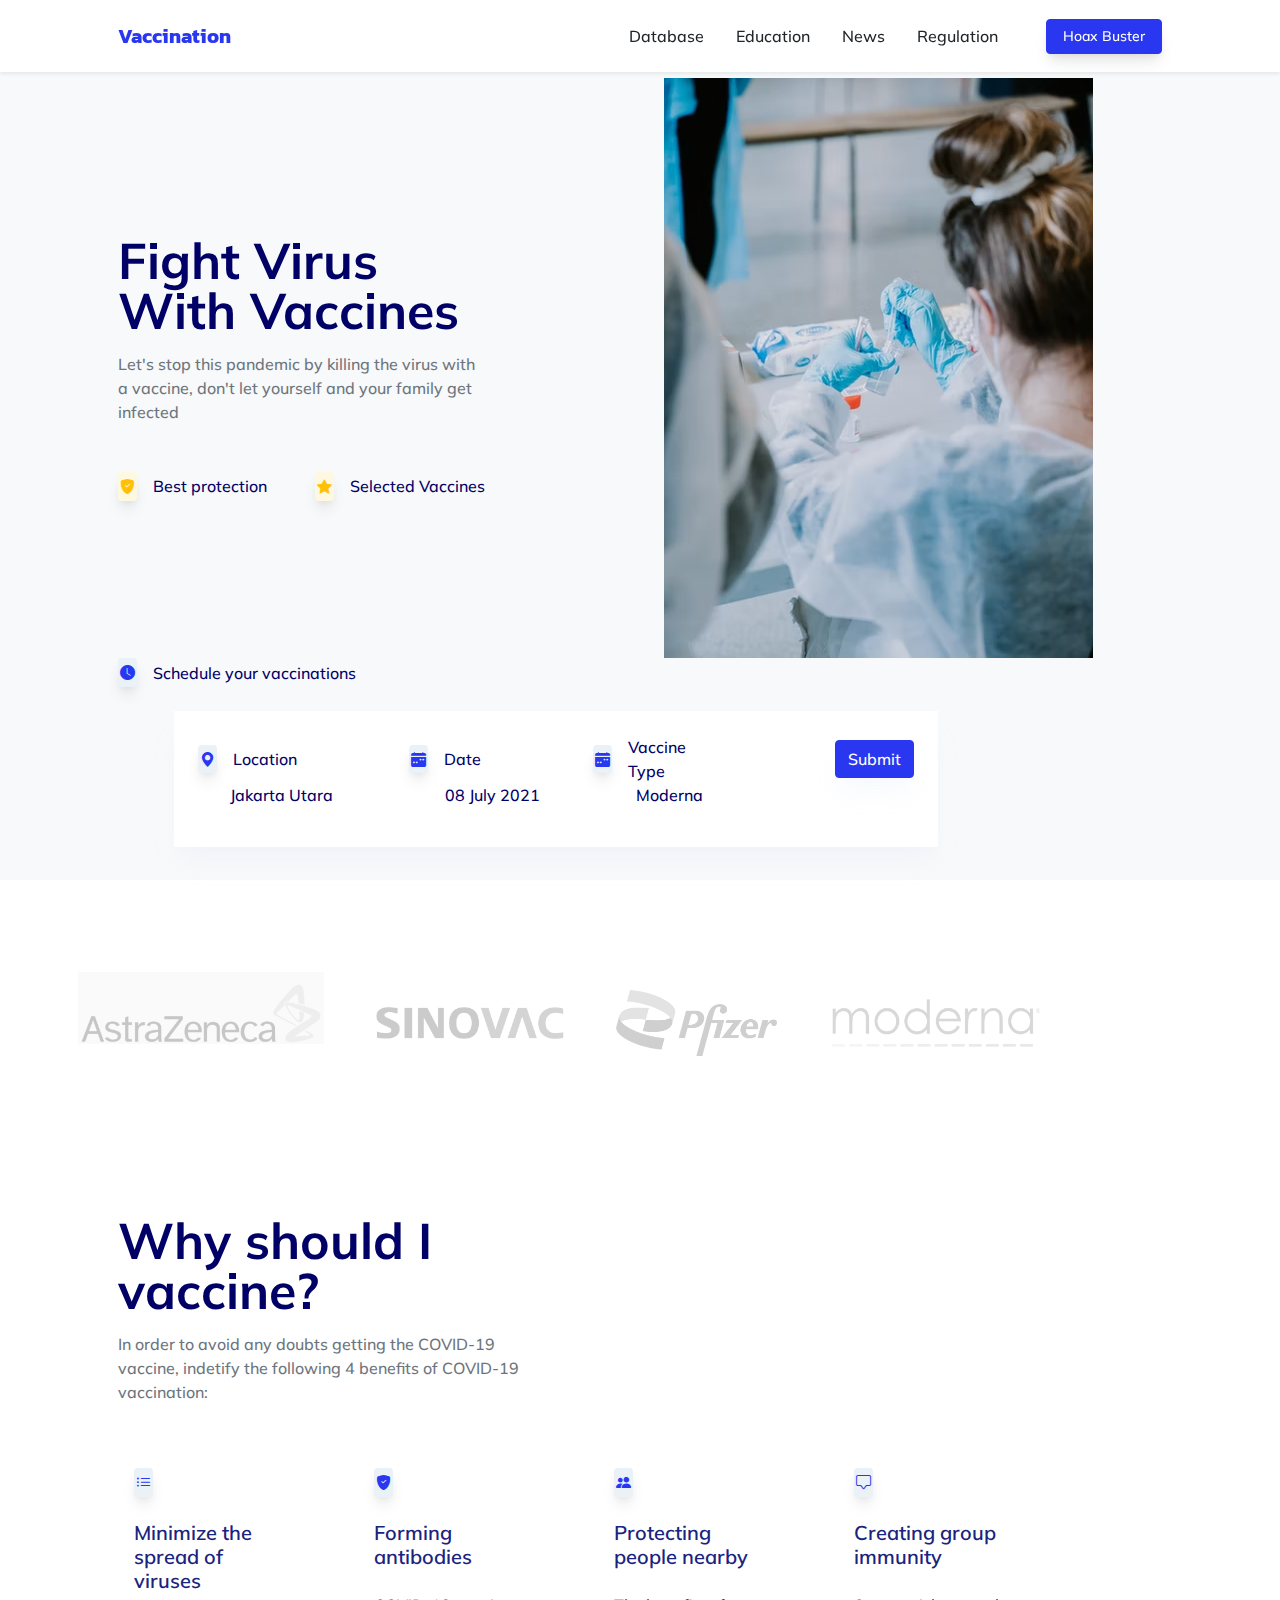
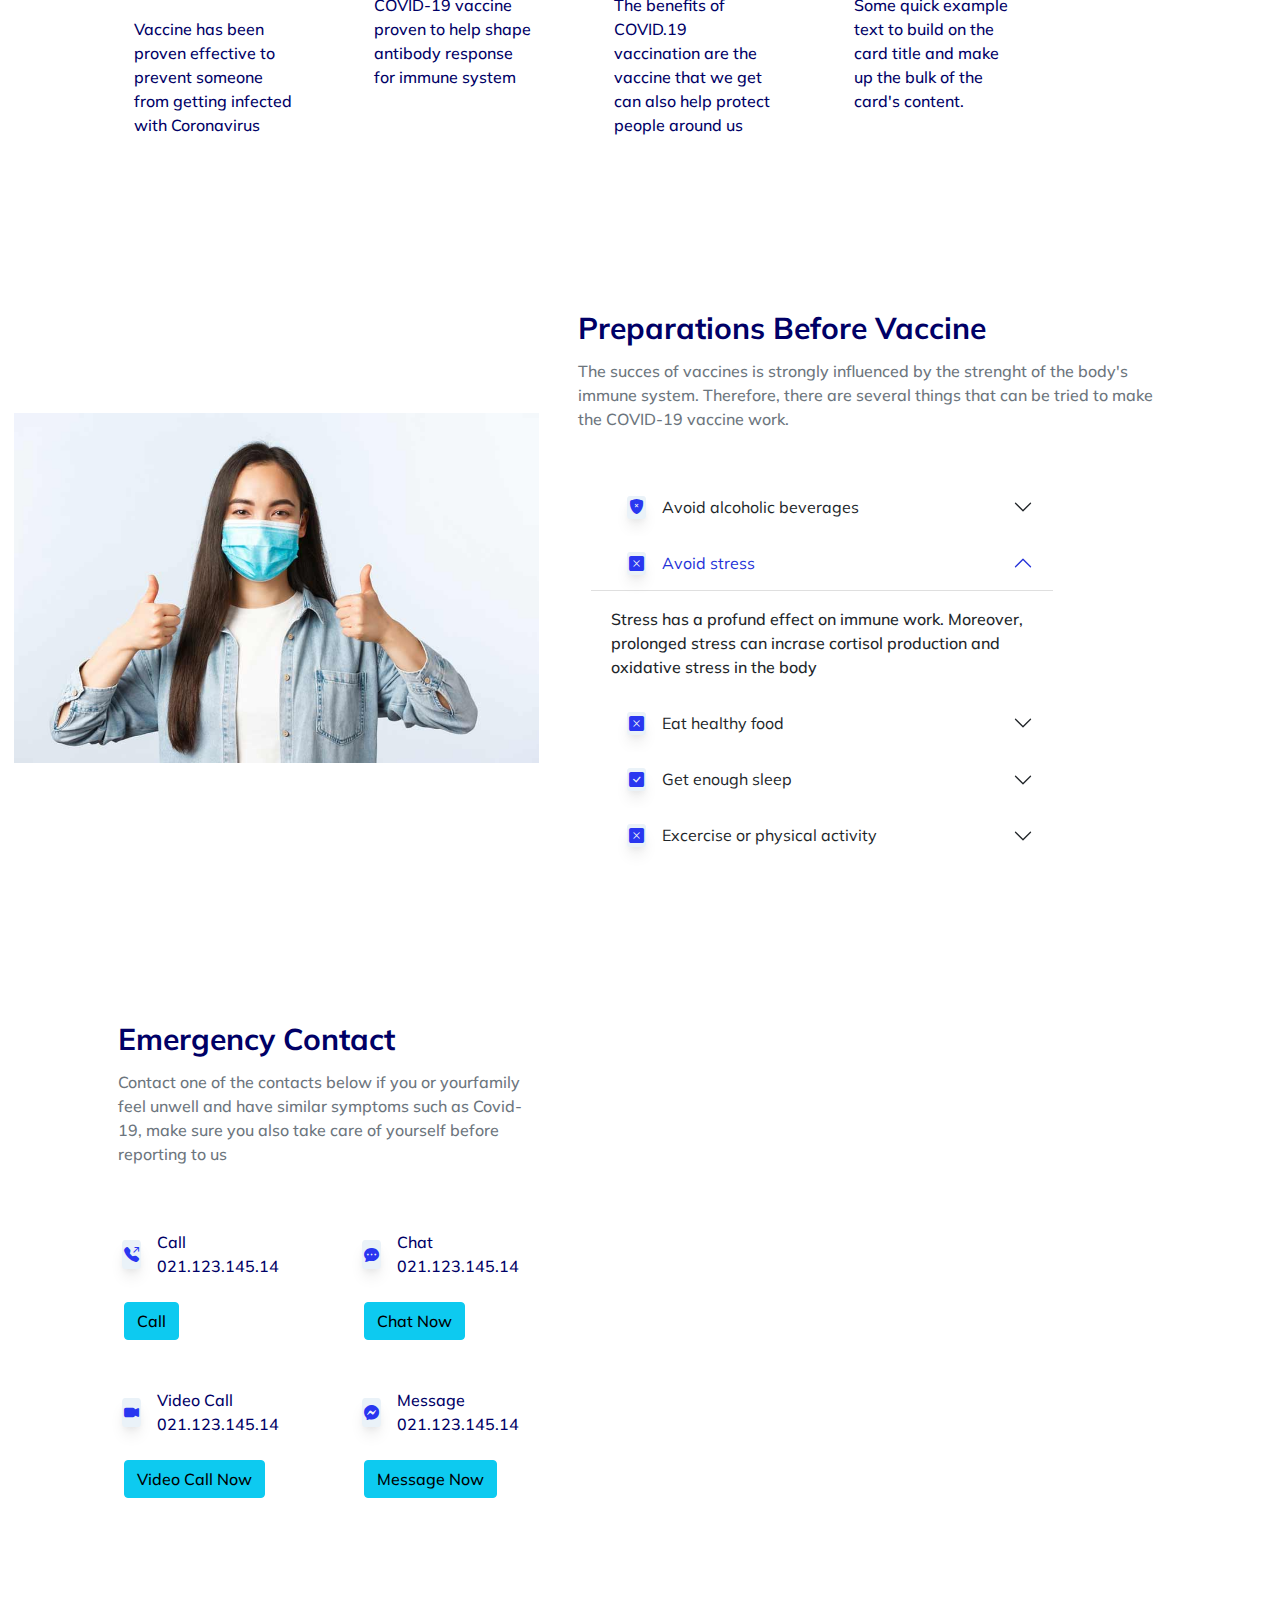
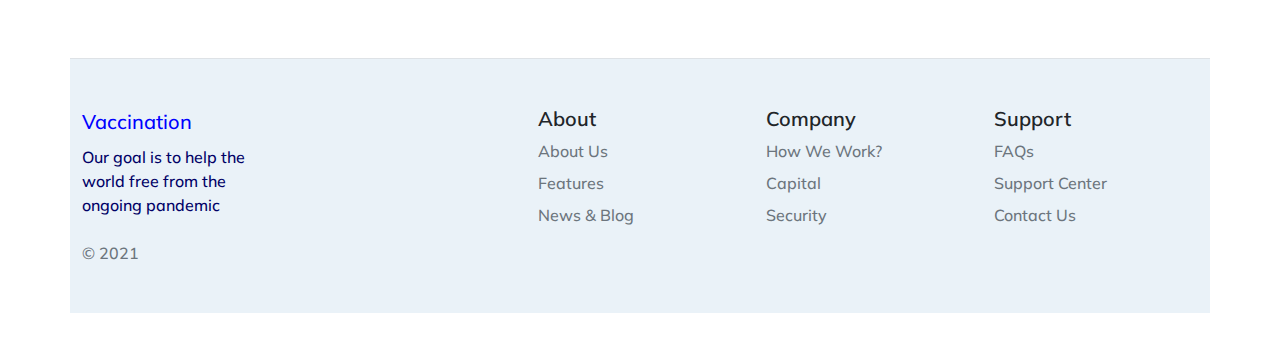
<file: 03 - CSS/practica/index.html>
<!DOCTYPE html>
<html lang="en">
    <head>
        <meta charset="utf-8" />
        <meta name="viewport" content="width=device-width, initial-scale=1, shrink-to-fit=no" />
        <meta name="description" content="" />
        <meta name="author" content="" />
        <title>Vaccination</title>
        <link rel="icon" type="image/x-icon" href="assets/favicon.ico" />
        <!-- Bootstrap icons-->
        <link href="https://cdn.jsdelivr.net/npm/bootstrap-icons@1.5.0/font/bootstrap-icons.css" rel="stylesheet" />
        <!-- Google fonts-->
        <link rel="preconnect" href="https://fonts.gstatic.com" />
        <link href="https://fonts.googleapis.com/css2?family=Newsreader:ital,wght@0,600;1,600&amp;display=swap" rel="stylesheet" />
        <link href="https://fonts.googleapis.com/css2?family=Mulish:ital,wght@0,300;0,500;0,600;0,700;1,300;1,500;1,600;1,700&amp;display=swap" rel="stylesheet" />
        <link href="https://fonts.googleapis.com/css2?family=Kanit:ital,wght@0,400;1,400&amp;display=swap" rel="stylesheet" />
        <!-- Core theme CSS (includes Bootstrap)-->
        <link href="css/styles.css" rel="stylesheet" />
    </head>
    <body id="page-top">
        <!-- Navigation-->
        <nav class="navbar navbar-expand-lg navbar-light fixed-top shadow-sm" id="mainNav">
            <div class="container px-5">
                <a class="navbar-brand fw-bold" href="#page-top">Vaccination</a>
                <button class="navbar-toggler" type="button" data-bs-toggle="collapse" data-bs-target="#navbarResponsive" aria-controls="navbarResponsive" aria-expanded="false" aria-label="Toggle navigation">
                    Menu
                    <i class="bi-list"></i>
                </button>
                <div class="collapse navbar-collapse" id="navbarResponsive">
                    <ul class="navbar-nav ms-auto me-4 my-3 my-lg-0">
                        <li class="nav-item"><a class="nav-link me-lg-3" href="#features">Database</a></li>
                        <li class="nav-item"><a class="nav-link me-lg-3" href="#download">Education</a></li>
                        <li class="nav-item"><a class="nav-link me-lg-3" href="#download">News</a></li>
                        <li class="nav-item"><a class="nav-link me-lg-3" href="#download">Regulation</a></li>
                    </ul>
                    <button class="btn btn-primary rounded-pill px-3 mb-2 mb-lg-0" data-bs-toggle="modal" data-bs-target="#feedbackModal">
                        <span class="d-flex align-items-center">
                            <span class="small">Hoax Buster</span>
                        </span>
                    </button>
                </div>
            </div>
        </nav>
        <!-- Mashead header-->
        <header class="masthead">
            <div class="container px-5">
                <div class="row gx-5 align-items-center">
                    <div class="col-lg-6">
                        <!-- Mashead text and app badges-->
                        <div class="mb-5 mb-lg-0 text-center text-lg-start">
                            <h1 class="display-1 lh-1 mb-3">Fight Virus<br> With Vaccines</h1>
                            <p class="lead fw-normal text-muted mb-5">Let's stop this pandemic by killing the virus with<br> a vaccine, don't let yourself and your family get<br> infected</p>
                            <div class="d-flex flex-column flex-lg-row align-items-center">
                                <div class="icon-color ">
                                    <i class="bi bi-shield-fill-check"></i>
                                </div>
                                <p class="lead fw-normal dato-1">Best protection</p>
                                <div class="icon-color2">
                                    <i class="bi bi-star-fill"></i>
                                </div>
                                <p class="lead fw-normal dato-1">Selected Vaccines</p>
                            </div>
                        </div>
                    </div>
                    <div class="col-lg-6">
                        <!--Imagen de Fondo-->
                        <div class="masthead-device-mockup">
                            <img class="imagenUno" src="../images/foto1.avif" alt="vaccine">
                        </div>
                    </div>

                    <div class="col-lg-6 div-sch">
                        <div class="d-flex flex-column flex-lg-row align-items-center">
                            <div class="icon-color3 ">
                                <i class="bi3 bi-clock-fill"></i>
                            </div>
                            <p class="lead fw-normal dato1">Schedule your vaccinations</p>
                        </div>                    
                    </div>
                    <!--Mini menú-->
                    <div class="row-lg-6 mini-menu">
                        <div class="d-flex flex-column flex-lg-row align-items-center">
                            <!--Location-->
                            <div class="icon-color3 ">
                                <i class="bi3 bi-geo-alt-fill"></i>
                            </div>
                            <p class="lead fw-normal dato1">Location</p>
                            <!--Date-->
                            <div class="icon-color3 ">
                                <i class="bi4 bi-calendar-week-fill"></i>
                            </div>
                            <p class="lead fw-normal dato3">Date</p>
                            <!--Type-->
                            <div class="icon-color3 ">
                                <i class="bi5 bi-calendar-week-fill"></i>
                            </div>
                            <p class="lead fw-normal dato4">Vaccine Type</p>
                            <!--Button-->
                            <button type="button" class="btn btn-primary boton1">Submit</button>
                        </div>  
                        <!--Descripción-->
                        <div class="row-lg-4 mini-menu2">
                            <div class="d-flex flex-column flex-lg-row align-items-center">
                                <p class="lead fw-normal dato-N">Jakarta Utara</p>
                                <p class="lead fw-normal dato2">08 July 2021</p>
                                <p class="lead fw-normal dato5">Moderna</p>
                            </div>                    
                        </div> 
                    </div>
                </div>
            </div>
        </header>
        <!-- Vacunas Logos-->
       <section class="vacunas-sec">
        <div class="container px-2 vlogo">
            <div class="row gx-5 justify-content-center">
                <div class="col-xl-12">
                    <img src="../images/AZ.png" alt="..." style="height: 4.5rem; opacity: 0.5;" />
                    <img src="../images/sinovac.png" alt="..." style="height: 3.9rem; opacity: 0.2;  filter: grayscale(1); padding-top: 1.9rem; padding-left: 3rem;" />
                    <img src="../images/pfizer.png" alt="..." style="height: 6rem; opacity: 0.2;  filter: grayscale(1); padding-top: 1.9rem; padding-left: 3rem;" />
                     <img src="../images/moderna.png" alt="..." style="height: 5rem; opacity: 0.2;  filter: grayscale(1); padding-top: 1.9rem; padding-left: 3rem;" />
                 </div>
             </div>
        </div>
       </section>
         <!-- Basic features section-->
         <section class="bg-light">
            <div class="container px-5">
                <div class="row gx-5 align-items-center justify-content-center justify-content-lg-between">
                    <div class="col-12 col-lg-5">
                        <h1 class="display-1 lh-1 mb-3">Why should I vaccine?</h1>
                        <p class="lead fw-normal text-muted mb-5">In order to avoid any doubts getting the COVID-19 vaccine, indetify the following 4 benefits of COVID-19 vaccination:</p>
                    </div>                
                </div>
                <div class="row">
                    <div class="card1" style="width: 13.5rem; margin-right: 1.5rem; border-color: white; ">
                        <div class="card-body">
                            <div class="d-flex flex-column flex-lg-row align-items-center" style="margin-bottom: 1.5rem;">
                                <!--Location-->
                                <div class="icon-color3 ">
                                    <i class="bi3 bi-list-ul"></i>
                                </div>
                            </div> 
                          <h5 class="card-title"  style="margin-bottom: 1.5rem;  color: #1A237E">Minimize the <br> spread of viruses</h5>
                          <p class="card-text">Vaccine has been proven effective to prevent someone from getting infected with Coronavirus</p>
                        </div>
                      </div>
                      <div class="card2" style="width: 13.5rem;  margin-right: 1.5rem; border-color: white;">
                        <div class="card-body">
                            <div class="d-flex flex-column flex-lg-row align-items-center" style="margin-bottom: 1.5rem;">
                                <!--Location-->
                                <div class="icon-color3 ">
                                    <i class="bi3 bi-shield-fill-check"></i>
                                </div>
                            </div> 
                          <h5 class="card-title"  style="margin-bottom: 1.5rem; color: #1A237E;">Forming <br> antibodies</h5>
                          <p class="card-text">COVID-19 vaccine proven to help shape antibody response for immune system</p>
                        </div>
                      </div>
                      <div class="card3" style="width: 13.5rem;  margin-right: 1.5rem; border-color: white;">
                        <div class="card-body">
                            <div class="d-flex flex-column flex-lg-row align-items-center" style="margin-bottom: 1.5rem;">
                                <!--Location-->
                                <div class="icon-color3 ">
                                    <i class="bi3 bi-people-fill"></i>
                                </div>
                            </div> 
                          <h5 class="card-title"  style="margin-bottom: 1.5rem;  color: #1A237E">Protecting <br> people nearby</h5>
                          <p class="card-text">The benefits of COVID.19 vaccination are the vaccine that we get can also help protect people around us</p>
                        </div>
                      </div>
                      <div class="card4" style="width: 13.5rem; margin-right: 1.5rem; border-color: white;">
                        <div class="card-body">
                            <div class="d-flex flex-column flex-lg-row align-items-center" style="margin-bottom: 1.5rem;">
                                <!--Location-->
                                <div class="icon-color3 ">
                                    <i class="bi3 bi-chat-square"></i>
                                </div>
                            </div> 
                          <h5 class="card-title"  style="margin-bottom: 1.5rem;  color: #1A237E">Creating group <br> immunity</h5>
                          <p class="card-text">Some quick example text to build on the card title and make up the bulk of the card's content.</p>
                        </div>
                      </div>
                </div>
            </div>
        </section>   

        <!-- App features section-->
        <section id="features">
            <div class="container px-5">
                <div class="row gx-5 align-items-center">
                    <div class="col-lg-8 order-lg-1 mb-5 mb-lg-0">
                        <div class="container-fluid px-5">
                            <div class="row gx-5">
                                <div class="col-md-12  mx-5 mb-5">
                                    <!-- Feature item-->
                                    <div class="text">
                                        <h1 class="display-1 lh-1 mb-3" style="font-size: 30px;">Preparations Before Vaccine</h1>
                                        <p class="text-muted mb-0">The succes of vaccines is strongly influenced by the strenght of the body's 
                                            immune system. Therefore, there are several things that can be tried to make the COVID-19 vaccine work.
                                        </p>
                                    </div>
                                </div>
                            
                            </div>
                            <div class="row mx-5">
                                <div class="accordion" id="accordionPanelsStayOpenExample">
                                    <div class="accordion-item" style="border-color: white;">
                                      <h2 class="accordion-header" id="panelsStayOpen-headingTwo">
                                        <button class="accordion-button collapsed" type="button" data-bs-toggle="collapse" data-bs-target="#panelsStayOpen-collapseTwo" aria-expanded="false" aria-controls="panelsStayOpen-collapseTwo">
                                            <div class="icon-color3 mx-3">
                                                <i class="bi3 bi-shield-fill-x"></i>
                                            </div>
                                            Avoid alcoholic beverages
                                        </button>
                                      </h2>
                                      <div id="panelsStayOpen-collapseTwo" class="accordion-collapse collapse" aria-labelledby="panelsStayOpen-headingTwo">
                                        <div class="accordion-body">
                                          <strong>This is the second item's accordion body.</strong> It is hidden by default, until the collapse plugin adds the appropriate classes that we use to style each element. These classes control the overall appearance, as well as the showing and hiding via CSS transitions. You can modify any of this with custom CSS or overriding our default variables. It's also worth noting that just about any HTML can go within the <code>.accordion-body</code>, though the transition does limit overflow.
                                        </div>
                                      </div>
                                    </div>
                                    <div class="accordion-item" style="border-color: white;">
                                        <h2 class="accordion-header" id="panelsStayOpen-headingOne">
                                          <button class="accordion-button" style="background-color: white;" type="button" data-bs-toggle="collapse" data-bs-target="#panelsStayOpen-collapseOne" aria-expanded="true" aria-controls="panelsStayOpen-collapseOne">
                                            <div class="icon-color3 mx-3">
                                                <i class="bi3 bi-x-square-fill"></i>
                                            </div>
                                            Avoid stress
                                          </button>
                                        </h2>
                                        <div id="panelsStayOpen-collapseOne" class="accordion-collapse collapse show" aria-labelledby="panelsStayOpen-headingOne">
                                          <div class="accordion-body">
                                            Stress has a profund effect on immune work. Moreover, prolonged stress can incrase cortisol production and oxidative stress in the body
                                          </div>
                                        </div>
                                      </div>                                      
                                    <div class="accordion-item" style="border-color: white;">
                                      <h2 class="accordion-header" id="panelsStayOpen-headingThree">
                                        <button class="accordion-button collapsed" type="button" data-bs-toggle="collapse" data-bs-target="#panelsStayOpen-collapseThree" aria-expanded="false" aria-controls="panelsStayOpen-collapseThree">
                                            <div class="icon-color3 mx-3">
                                                <i class="bi3 bi-x-square-fill"></i>
                                            </div>
                                          Eat healthy food
                                        </button>
                                      </h2>
                                      <div id="panelsStayOpen-collapseThree" class="accordion-collapse collapse" aria-labelledby="panelsStayOpen-headingThree">
                                        <div class="accordion-body">
                                          <strong>This is the third item's accordion body.</strong> It is hidden by default, until the collapse plugin adds the appropriate classes that we use to style each element. These classes control the overall appearance, as well as the showing and hiding via CSS transitions. You can modify any of this with custom CSS or overriding our default variables. It's also worth noting that just about any HTML can go within the <code>.accordion-body</code>, though the transition does limit overflow.
                                        </div>
                                      </div>
                                    </div>
                                    <div class="accordion-item" style="border-color: white;">
                                        <h2 class="accordion-header" id="panelsStayOpen-headingThree">
                                          <button class="accordion-button collapsed" type="button" data-bs-toggle="collapse" data-bs-target="#panelsStayOpen-collapseThree" aria-expanded="false" aria-controls="panelsStayOpen-collapseThree">
                                              <div class="icon-color3 mx-3">
                                                  <i class="bi3 bi-check-square-fill"></i>
                                              </div>
                                            Get enough sleep
                                          </button>
                                        </h2>
                                        <div id="panelsStayOpen-collapseThree" class="accordion-collapse collapse" aria-labelledby="panelsStayOpen-headingThree">
                                          <div class="accordion-body">
                                            <strong>This is the third item's accordion body.</strong> It is hidden by default, until the collapse plugin adds the appropriate classes that we use to style each element. These classes control the overall appearance, as well as the showing and hiding via CSS transitions. You can modify any of this with custom CSS or overriding our default variables. It's also worth noting that just about any HTML can go within the <code>.accordion-body</code>, though the transition does limit overflow.
                                          </div>
                                        </div>
                                      </div>
                                      <div class="accordion-item" style="border-color: white;">
                                        <h2 class="accordion-header" id="panelsStayOpen-headingThree">
                                          <button class="accordion-button collapsed" type="button" data-bs-toggle="collapse" data-bs-target="#panelsStayOpen-collapseThree" aria-expanded="false" aria-controls="panelsStayOpen-collapseThree">
                                              <div class="icon-color3 mx-3">
                                                <i class="bi3 bi-x-square-fill"></i>
                                              </div>
                                            Excercise or physical activity
                                          </button>
                                        </h2>
                                        <div id="panelsStayOpen-collapseThree" class="accordion-collapse collapse" aria-labelledby="panelsStayOpen-headingThree">
                                          <div class="accordion-body">
                                            <strong>This is the third item's accordion body.</strong> It is hidden by default, until the collapse plugin adds the appropriate classes that we use to style each element. These classes control the overall appearance, as well as the showing and hiding via CSS transitions. You can modify any of this with custom CSS or overriding our default variables. It's also worth noting that just about any HTML can go within the <code>.accordion-body</code>, though the transition does limit overflow.
                                          </div>
                                        </div>
                                      </div>
                                  </div>
                            </div>
                        </div>
                    </div>
                    <div class="col-lg-4 order-lg-0">
                        <!-- Features section device mockup-->
                        <div class="features-device-mockup">
                            <svg class="circle" viewBox="0 0 100 100" xmlns="http://www.w3.org/2000/svg">
                                <defs>
                                    <linearGradient id="circleGradient" gradientTransform="rotate(45)">
                                        <stop class="gradient-start-color" offset="0%"></stop>
                                        <stop class="gradient-end-color" offset="100%"></stop>
                                    </linearGradient>
                                </defs>
                            <img src="../images/cubrebocas-ejemplo.jpg" style="height: 350px;" alt="">
                                </div>
                            </div>
                        </div>
                    </div>
                </div>
            </div>
        </section>
       
        <!-- Call to action section-->
        <section class="bg-light">
            <div class="container px-5">
                <div class="row gx-5 align-items-center justify-content-center justify-content-lg-between">
                    <div class="col-12 col-lg-5">
                        <h1 class="display-1 lh-1 mb-3" style="font-size: 30px;">Emergency Contact</h1>
                        <p class="lead fw-normal text-muted mb-5">Contact one of the contacts below if you or yourfamily
                            feel unwell and have similar symptoms such as Covid-19, make sure you also take care of yourself
                            before reporting to us
                        </p>
                    </div> 
                    <div class="row">
                        <div class="card1" style="width: 13.5rem; margin-right: 1.5rem; border-color: white; ">
                            <div class="card-body">
                                <div class="d-flex flex-column flex-lg-row align-items-center" style="margin-bottom: 1.5rem;">
                                    <!--Location-->
                                    <div class="icon-color3 ">
                                        <i class="bi3 bi-telephone-outbound-fill"></i>
                                    </div>
                                    <p class="card-text px-3"> Call<br>021.123.145.14</p>
                                </div> 
                                <button type="button" class="btn btn-info botonCall" style="margin-left: 2px;">Call</button>
                              
                            </div>
                          </div>
                          <div class="card2" style="width: 13.5rem;  margin-right: 1.5rem; border-color: white;">
                            <div class="card-body">
                                <div class="d-flex flex-column flex-lg-row align-items-center" style="margin-bottom: 1.5rem;">
                                    <!--Location-->
                                    <div class="icon-color3 ">
                                        <i class="bi3 bi-chat-dots-fill"></i>
                                    </div>
                                    <p class="card-text px-3"> Chat<br>021.123.145.14</p>
                                </div> 
                                <button type="button" class="btn btn-info botonCall" style="margin-left: 2px;">Chat Now</button> 
                            </div>
                          </div>
                    </div>
                    <div class="row py-3">
                        <div class="card1" style="width: 13.5rem; margin-right: 1.5rem; border-color: white; ">
                            <div class="card-body">
                                <div class="d-flex flex-column flex-lg-row align-items-center" style="margin-bottom: 1.5rem;">
                                    <!--Location-->
                                    <div class="icon-color3 ">
                                        <i class="bi3 bi-camera-video-fill"></i>
                                    </div>
                                    <p class="card-text px-3"> Video Call<br>021.123.145.14</p>
                                </div> 
                                <button type="button" class="btn btn-info botonCall" style="margin-left: 2px;">Video Call Now</button>
                              
                            </div>
                          </div>
                          <div class="card2" style="width: 13.5rem;  margin-right: 1.5rem; border-color: white;">
                            <div class="card-body">
                                <div class="d-flex flex-column flex-lg-row align-items-center" style="margin-bottom: 1.5rem;">
                                    <!--Location-->
                                    <div class="icon-color3 ">
                                        <i class="bi3 bi-messenger"></i>
                                    </div>
                                    <p class="card-text px-3"> Message<br>021.123.145.14</p>
                                </div> 
                                <button type="button" class="btn btn-info botonCall" style="margin-left: 2px;">Message Now</button> 
                            </div>
                          </div>
                    </div>               
                </div>
               
            </div>
        </section>
        <!-- Footer-->
        <div class="container" style="background-color: #EAF2F8 ;">
            <footer class="row row-cols-5 py-5 my-5 border-top">
              <div class="col">
                <p style="font-size: 20px;color:blue" class="mb-2">Vaccination</p>
                <p>Our goal is to help the world free from the ongoing pandemic</p><br>
                <p class="text-muted">&copy; 2021</p>
              </div>
          
              <div class="col">
          
              </div>
          
              <div class="col">
                <h5>About</h5>
                <ul class="nav flex-column">
                  <li class="nav-item mb-2"><a href="#" class="nav-link p-0 text-muted">About Us</a></li>
                  <li class="nav-item mb-2"><a href="#" class="nav-link p-0 text-muted">Features</a></li>
                  <li class="nav-item mb-2"><a href="#" class="nav-link p-0 text-muted">News & Blog</a></li>
                </ul>
              </div>
          
              <div class="col">
                <h5>Company</h5>
                <ul class="nav flex-column">
                  <li class="nav-item mb-2"><a href="#" class="nav-link p-0 text-muted">How We Work?</a></li>
                  <li class="nav-item mb-2"><a href="#" class="nav-link p-0 text-muted">Capital</a></li>
                  <li class="nav-item mb-2"><a href="#" class="nav-link p-0 text-muted">Security</a></li>
                </ul>
              </div>
          
              <div class="col">
                <h5>Support</h5>
                <ul class="nav flex-column">
                  <li class="nav-item mb-2"><a href="#" class="nav-link p-0 text-muted">FAQs</a></li>
                  <li class="nav-item mb-2"><a href="#" class="nav-link p-0 text-muted">Support Center</a></li>
                  <li class="nav-item mb-2"><a href="#" class="nav-link p-0 text-muted">Contact Us</a></li>
                </ul>
              </div>
            </footer>
          </div>
    </body>
</html>
</file>
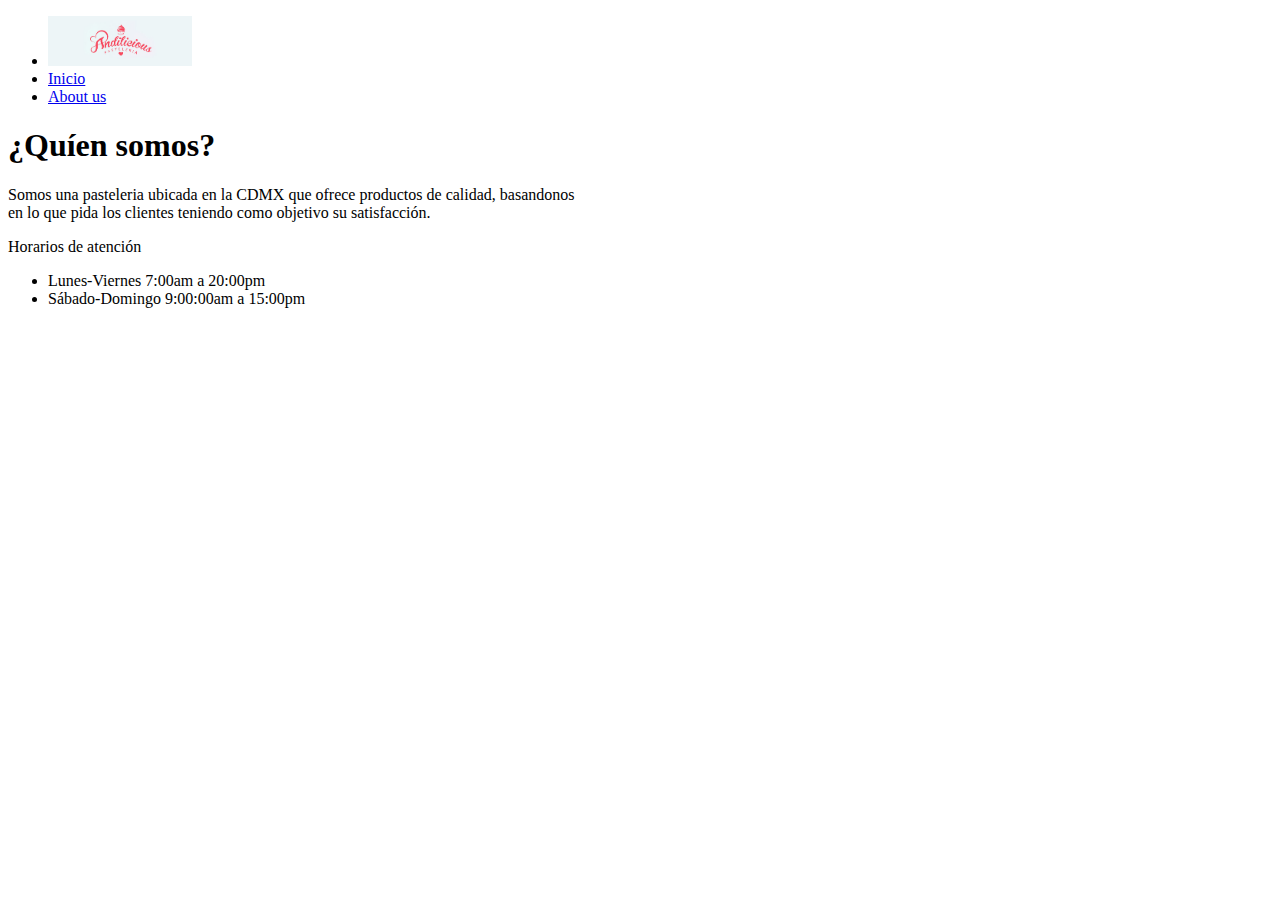
<file: 02 - HTML/practicas/aboutUs.html>
<!DOCTYPE html>
<html lang="en">
<head>
    <meta charset="UTF-8">
    <meta http-equiv="X-UA-Compatible" content="IE=edge">
    <meta name="viewport" content="width=device-width, initial-scale=1.0">
    <link rel="stylesheet" href="style.css">
    <!-- CSS only -->
    <link href="https://cdn.jsdelivr.net/npm/bootstrap@5.1.3/dist/css/bootstrap.min.css" rel="stylesheet" integrity="sha384-1BmE4kWBq78iYhFldvKuhfTAU6auU8tT94WrHftjDbrCEXSU1oBoqyl2QvZ6jIW3" crossorigin="anonymous">
    <title>Ejercicio Pasteleria</title>
</head>
<body>
    <header>
        <ul class="nav justify-content-center">
            <li class="nav-item">
                <a class="logo-asi"><img src="../img/logo2.jpg" alt="" /></a>
              </li>
            <li class="nav-item">
              <a class="nav-link active" aria-current="page" href="pasteleria.html">Inicio</a>
            </li>
            <li class="nav-item">
              <a class="nav-link" href="aboutUs.html">About us</a>
            </li>
          </ul>
    </header>

    <section class="container py-5">
       <div class="row-4">
           <div class="col">
            <h1>¿Quíen somos?</h1>
            <p >Somos una pasteleria ubicada en la CDMX que ofrece productos de calidad, basandonos<br>en lo que
            pida los clientes teniendo como objetivo su satisfacción.</p>
            <p>Horarios de atención</p>
            <ul>
                <li>Lunes-Viernes 7:00am a 20:00pm</li>
                <li>Sábado-Domingo 9:00:00am a 15:00pm</li>
            </ul>
            <iframe src="https://www.google.com/maps/embed?pb=!1m28!1m12!1m3!1d30107.620052890117!2d-99.1411269762135!3d19.39284506202853!2m3!1f0!2f0!3f0!3m2!1i1024!2i768!4f13.1!4m13!3e6!4m5!1s0x85d1fc2e3efc321b%3A0xabf8454acb3a3a99!2sUPIICSA%20%E2%80%93%20Unidad%20Profesional%20Interdisciplinaria%20de%20Ingenier%C3%ADa%20y%20Ciencias%20Sociales%20y%20Administrativas%20IPN%2C%20Avenida%20T%C3%A9%2C%20Granjas%20M%C3%A9xico%2C%20Ciudad%20de%20M%C3%A9xico%2C%20CDMX!3m2!1d19.395941099999998!2d-99.09183619999999!4m5!1s0x85d1ffe84e196d43%3A0x9c4881365c5bf615!2sreposteria%20cdmx!3m2!1d19.380152499999998!2d-99.1581666!5e0!3m2!1ses-419!2smx!4v1646348006284!5m2!1ses-419!2smx" width="600" height="450" style="border:0;" allowfullscreen="" loading="lazy"></iframe>
           </div>
       </div>
    </section>


</body>
</html>
</file>
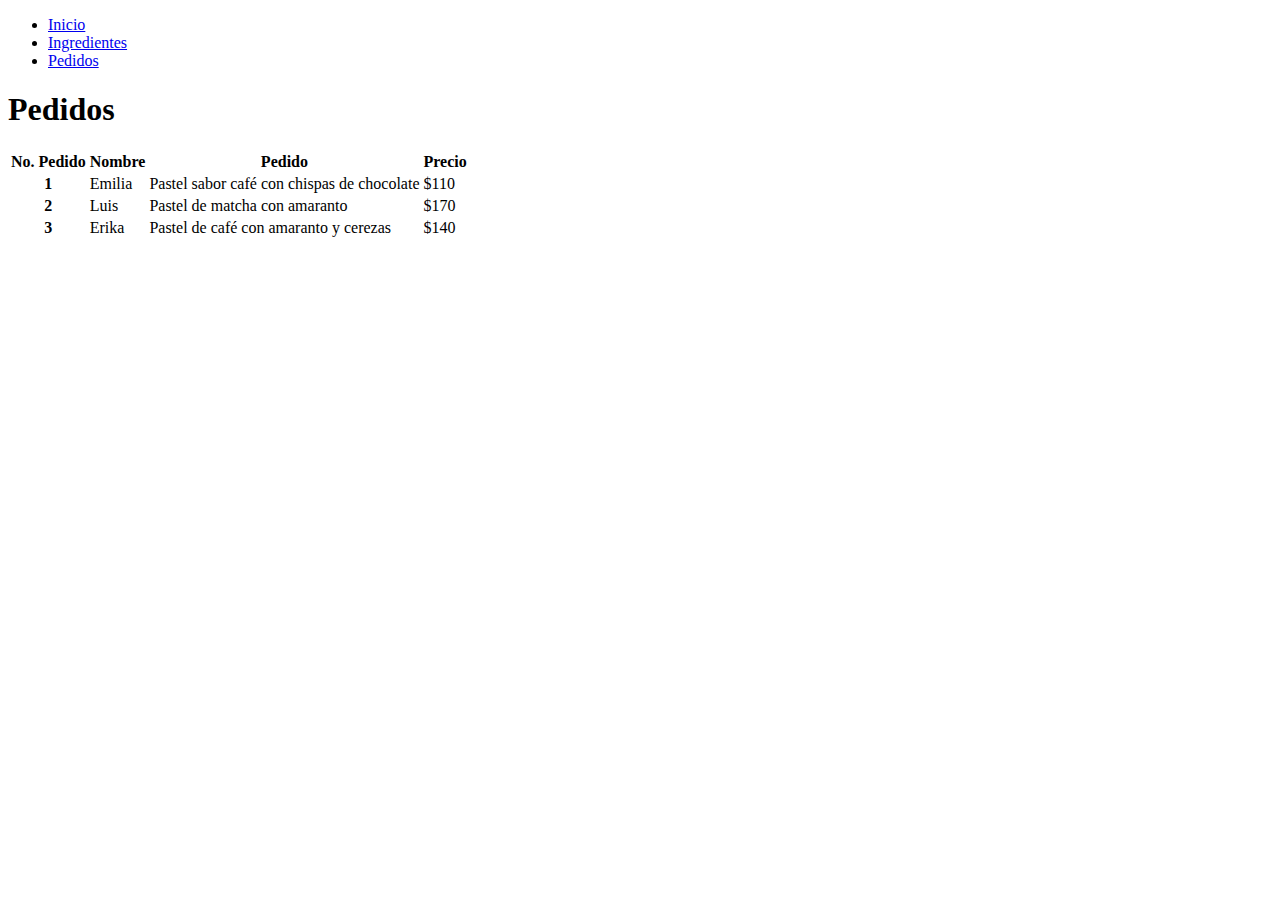
<file: 02 - HTML/practicas/admin.html>
<!DOCTYPE html>
<!DOCTYPE html>
<html lang="en">
<head>
    <meta charset="UTF-8">
    <meta http-equiv="X-UA-Compatible" content="IE=edge">
    <meta name="viewport" content="width=device-width, initial-scale=1.0">
     <!-- CSS only -->
     <link href="https://cdn.jsdelivr.net/npm/bootstrap@5.1.3/dist/css/bootstrap.min.css" rel="stylesheet" integrity="sha384-1BmE4kWBq78iYhFldvKuhfTAU6auU8tT94WrHftjDbrCEXSU1oBoqyl2QvZ6jIW3" crossorigin="anonymous">
    <title>Administrador</title>
</head>
<body>
    <header>
        <ul class="nav justify-content-center">
            <li class="nav-item">
                <a class="nav-link" href="pasteleria.html">Inicio</a>
              </li>
            <li class="nav-item">
              <a class="nav-link active" aria-current="page" href="adminIngredientes.html">Ingredientes</a>
            </li>
            <li class="nav-item">
              <a class="nav-link" href="pedidosAdmin.html">Pedidos</a>
            </li>
          </ul>
    </header>

    <section class="container-fluid">
      <div class="container py-5">
          <div class="row">
             <h1>Pedidos</h1>
          </div>
          
          <div class="col-6 px-5 py-5">
            <table class="table">
                <thead>
                  <tr>
                    <th scope="col">No. Pedido</th>
                    <th scope="col">Nombre</th>
                    <th scope="col">Pedido</th>
                    <th scope="col">Precio</th>
                  </tr>
                </thead>
                <tbody>
                  <tr>
                    <th scope="row">1</th>
                    <td>Emilia</td>
                    <td>Pastel sabor café con chispas de chocolate</td>
                    <td>$110</td>
                  </tr>
                  <tr>
                    <th scope="row">2</th>
                    <td>Luis</td>
                    <td>Pastel de matcha con amaranto</td>
                    <td>$170</td>
                  </tr>
                  <tr>
                    <th scope="row">3</th>
                    <td>Erika</td>
                    <td>Pastel de café con amaranto y cerezas</td>
                    <td>$140</td>
                  </tr>
                </tbody>
              </table>
        </div>
       
      </div>
  </section>


    
</body>
</html>
</file>
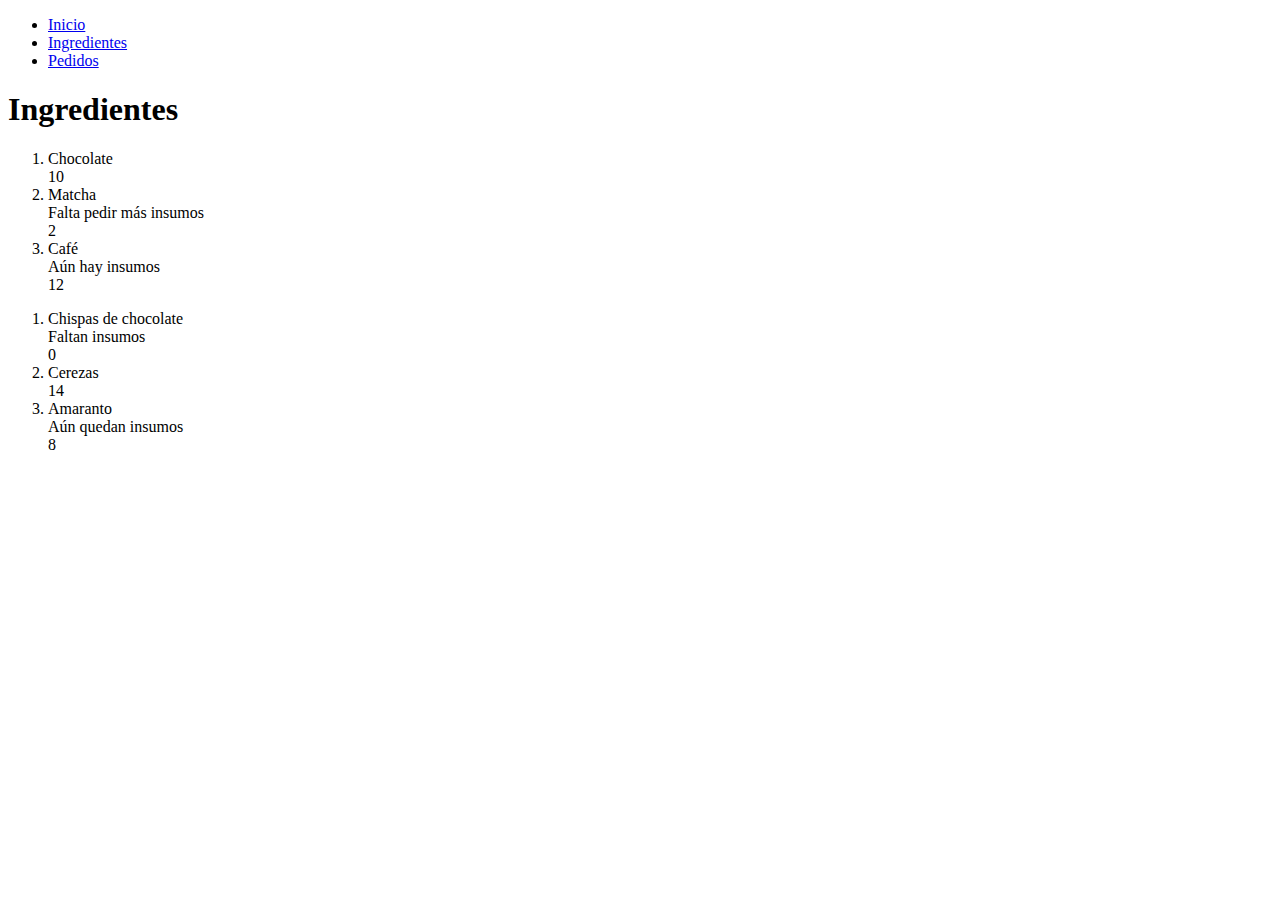
<file: 02 - HTML/practicas/adminIngredientes.html>
<!DOCTYPE html>
<!DOCTYPE html>
<html lang="en">
<head>
    <meta charset="UTF-8">
    <meta http-equiv="X-UA-Compatible" content="IE=edge">
    <meta name="viewport" content="width=device-width, initial-scale=1.0">
     <!-- CSS only -->
     <link href="https://cdn.jsdelivr.net/npm/bootstrap@5.1.3/dist/css/bootstrap.min.css" rel="stylesheet" integrity="sha384-1BmE4kWBq78iYhFldvKuhfTAU6auU8tT94WrHftjDbrCEXSU1oBoqyl2QvZ6jIW3" crossorigin="anonymous">
    <title>Administrador</title>
</head>
<body>
    <header>
        <ul class="nav justify-content-center">
            <li class="nav-item">
                <a class="nav-link" href="pasteleria.html">Inicio</a>
              </li>
            <li class="nav-item">
              <a class="nav-link active" aria-current="page" href="adminIngredientes.html">Ingredientes</a>
            </li>
            <li class="nav-item">
              <a class="nav-link" href="pedidosAdmin.html">Pedidos</a>
            </li>
          </ul>
    </header>

    <section class="container-fluid">
      <div class="container py-5">
          <div class="row">
              <h1>Ingredientes</h1>
              <div class="col-4 px-5 py-5">
                <ol class="list-group list-group-numbered">
                  <li class="list-group-item d-flex justify-content-between align-items-start">
                    <div class="ms-2 me-auto">
                      <div class="fw-bold">Chocolate</div>
                    </div>
                    <span class="badge bg-primary rounded-pill">10</span>
                  </li>
                  <li class="list-group-item d-flex justify-content-between align-items-start">
                    <div class="ms-2 me-auto">
                      <div class="fw-bold">Matcha</div>
                      Falta pedir más insumos
                    </div>
                    <span class="badge bg-primary rounded-pill">2</span>
                  </li>
                  <li class="list-group-item d-flex justify-content-between align-items-start">
                    <div class="ms-2 me-auto">
                      <div class="fw-bold">Café</div>
                      Aún hay insumos
                    </div>
                    <span class="badge bg-primary rounded-pill">12</span>
                  </li>
                </ol>
              </div>
              <div class="col-4 py-5">
                <ol class="list-group list-group-numbered">
                  <li class="list-group-item d-flex justify-content-between align-items-start">
                    <div class="ms-2 me-auto">
                      <div class="fw-bold">Chispas de chocolate</div>
                      Faltan insumos
                    </div>
                    <span class="badge bg-primary rounded-pill">0</span>
                  </li>
                  <li class="list-group-item d-flex justify-content-between align-items-start">
                    <div class="ms-2 me-auto">
                      <div class="fw-bold">Cerezas</div>
                    </div>
                    <span class="badge bg-primary rounded-pill">14</span>
                  </li>
                  <li class="list-group-item d-flex justify-content-between align-items-start">
                    <div class="ms-2 me-auto">
                      <div class="fw-bold">Amaranto</div>
                      Aún quedan insumos
                    </div>
                    <span class="badge bg-primary rounded-pill">8</span>
                  </li>
                </ol>
              </div>
          </div>
          
      
       
      </div>
  </section>


    
</body>
</html>
</file>
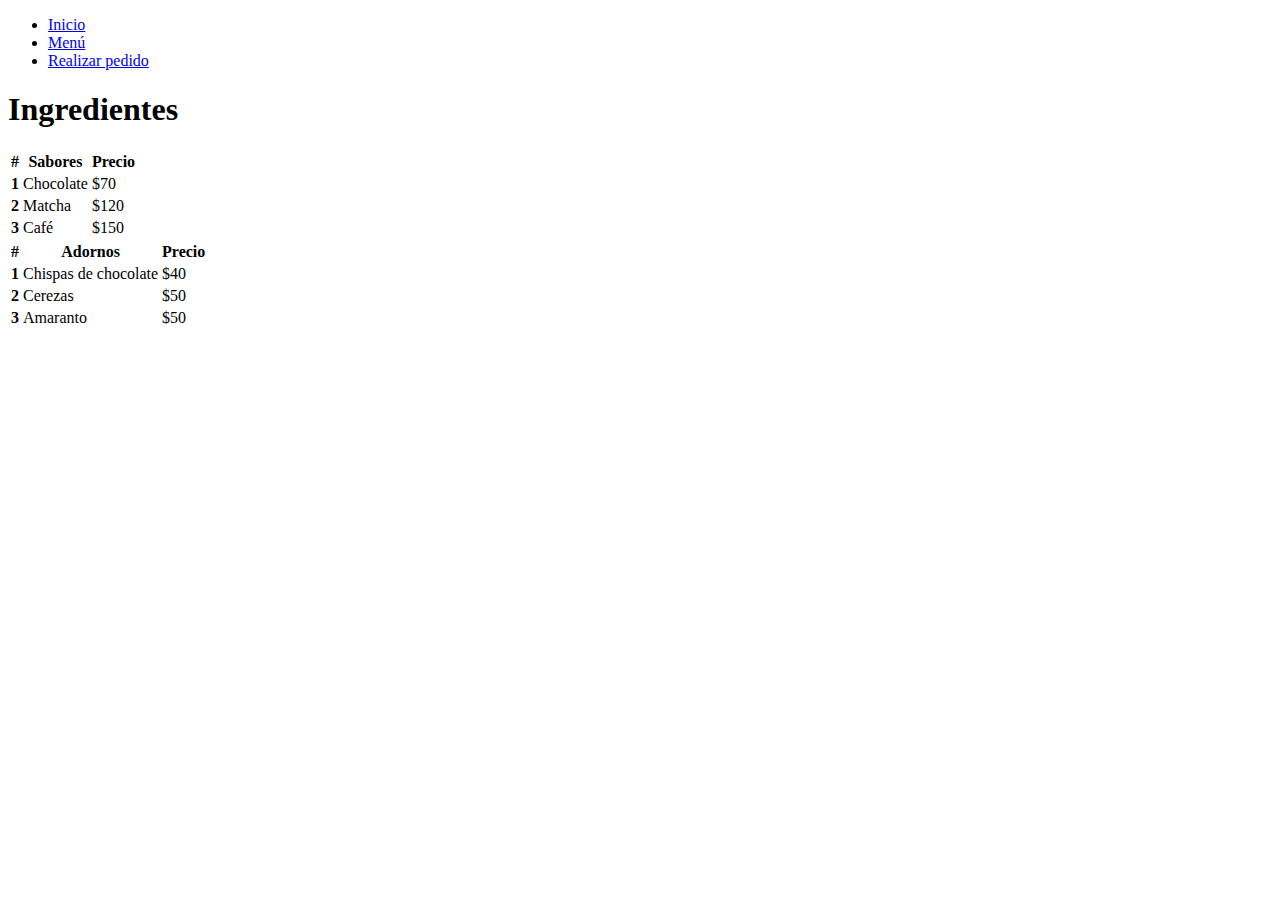
<file: 02 - HTML/practicas/cliente.html>
<!DOCTYPE html>
<html lang="en">
<head>
    <meta charset="UTF-8">
    <meta http-equiv="X-UA-Compatible" content="IE=edge">
    <meta name="viewport" content="width=device-width, initial-scale=1.0">
     <!-- CSS only -->
     <link href="https://cdn.jsdelivr.net/npm/bootstrap@5.1.3/dist/css/bootstrap.min.css" rel="stylesheet" integrity="sha384-1BmE4kWBq78iYhFldvKuhfTAU6auU8tT94WrHftjDbrCEXSU1oBoqyl2QvZ6jIW3" crossorigin="anonymous">
    <title>Cliente</title>
</head>
<body>
    <header>
        <ul class="nav justify-content-center">
            <li class="nav-item">
                <a class="nav-link" href="pasteleria.html">Inicio</a>
              </li>
            <li class="nav-item">
              <a class="nav-link active" aria-current="page" href="#">Menú</a>
            </li>
            <li class="nav-item">
              <a class="nav-link" href="realizarPedido.html">Realizar pedido</a>
            </li>
          </ul>
    </header>

    <section class="container-fluid">
        <div class="container py-5">
            <div class="row">
                <h1>Ingredientes</h1>
                <div class="col-4 px-5 py-5">
                    <table class="table table-striped table-success">
                        <thead>
                          <tr>
                            <th scope="col">#</th>
                            <th scope="col">Sabores</th>
                            <th scope="col">Precio</th>
                          </tr>
                        </thead>
                        <tbody>
                          <tr>
                            <th scope="row">1</th>
                            <td>Chocolate</td>
                            <td>$70</td>
                          </tr>
                          <tr>
                            <th scope="row">2</th>
                            <td>Matcha</td>
                            <td>$120</td>
                          </tr>
                          <tr>
                            <th scope="row">3</th>
                            <td>Café</td>
                            <td>$150</td>
                          </tr>
                        </tbody>
                      </table>
                </div>
                <div class="col-4 py-5">
                    <table class="table table-striped table-primary">
                        <thead>
                          <tr>
                            <th scope="col">#</th>
                            <th scope="col">Adornos</th>
                            <th scope="col">Precio</th>
                          </tr>
                        </thead>
                        <tbody>
                          <tr>
                            <th scope="row">1</th>
                            <td>Chispas de chocolate</td>
                            <td>$40 </td>
                          </tr>
                          <tr>
                            <th scope="row">2</th>
                            <td>Cerezas</td>
                            <td>$50</td>
                          </tr>
                          <tr>
                            <th scope="row">3</th>
                            <td>Amaranto</td>
                            <td>$50</td>
                          </tr>
                        </tbody>
                      </table>
                </div>
            </div>

        </div>
    </section>

    
</body>
</html>
</file>
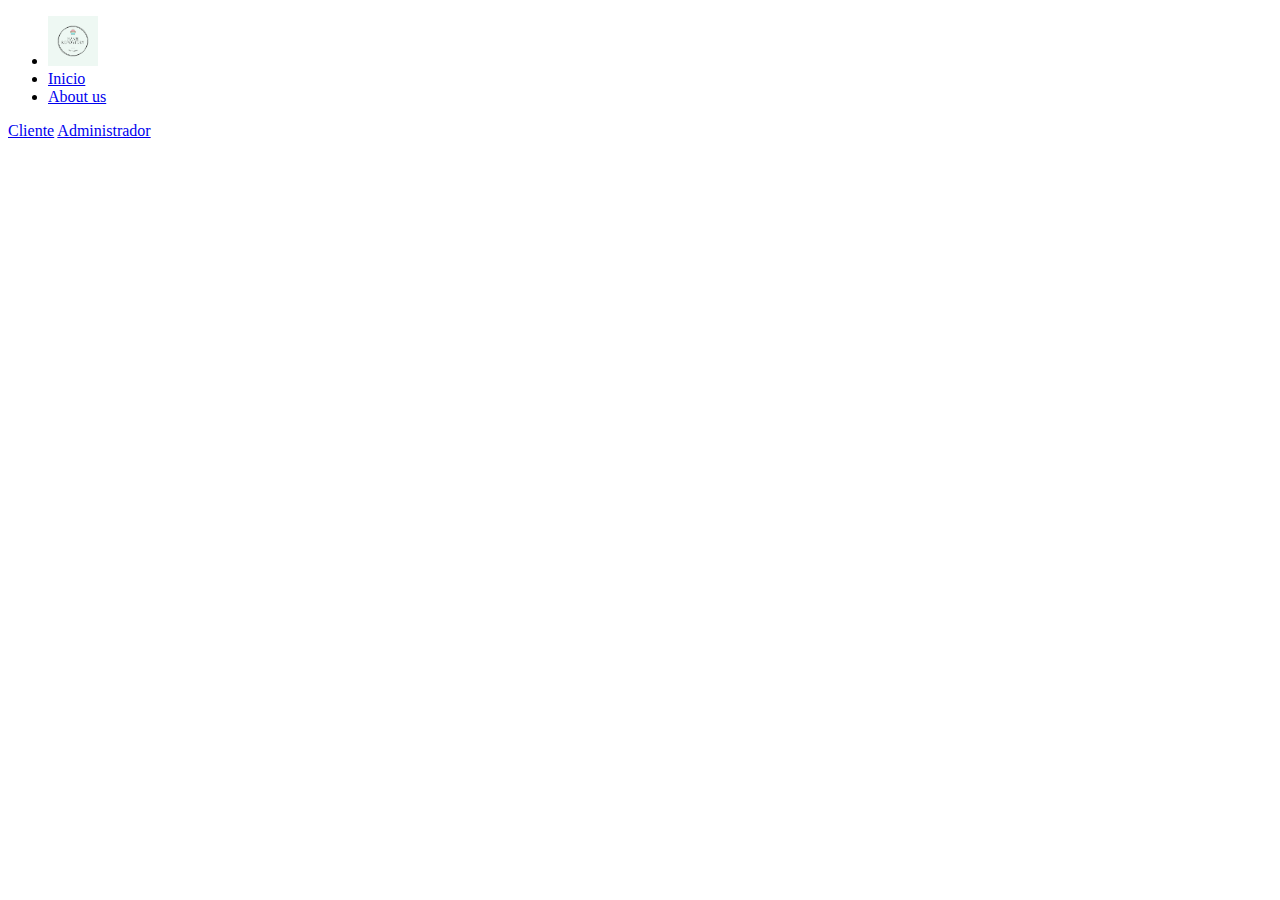
<file: 02 - HTML/practicas/pasteleria.html>
<!DOCTYPE html>
<html lang="en">
<head>
    <meta charset="UTF-8">
    <meta http-equiv="X-UA-Compatible" content="IE=edge">
    <meta name="viewport" content="width=device-width, initial-scale=1.0">
    <link rel="stylesheet" href="style.css">
    <!-- CSS only -->
    <link href="https://cdn.jsdelivr.net/npm/bootstrap@5.1.3/dist/css/bootstrap.min.css" rel="stylesheet" integrity="sha384-1BmE4kWBq78iYhFldvKuhfTAU6auU8tT94WrHftjDbrCEXSU1oBoqyl2QvZ6jIW3" crossorigin="anonymous">
    <title>Ejercicio Pasteleria</title>
</head>
<body>
    <header>
        <ul class="nav justify-content-center">
            <li class="nav-item">
                <a class="logo-asi"><img src="../img/Hann repostery.png" alt="" /></a>
              </li>
            <li class="nav-item">
              <a class="nav-link active" aria-current="page" href="pasteleria.html">Inicio</a>
            </li>
            <li class="nav-item">
              <a class="nav-link" href="aboutUs.html">About us</a>
            </li>
          </ul>
    </header>

    <section class="container py-5">
       <div class="row-4">
           <div class="col">
            <a href="cliente.html" class="btn btn-primary btn-lg " tabindex="-1" role="button" aria-disabled="true">Cliente</a>
            <a href="admin.html" class="btn btn-warning btn-lg " tabindex="-1" role="button" aria-disabled="true">Administrador</a>
           </div>
       </div>
    </section>


</body>
</html>
</file>
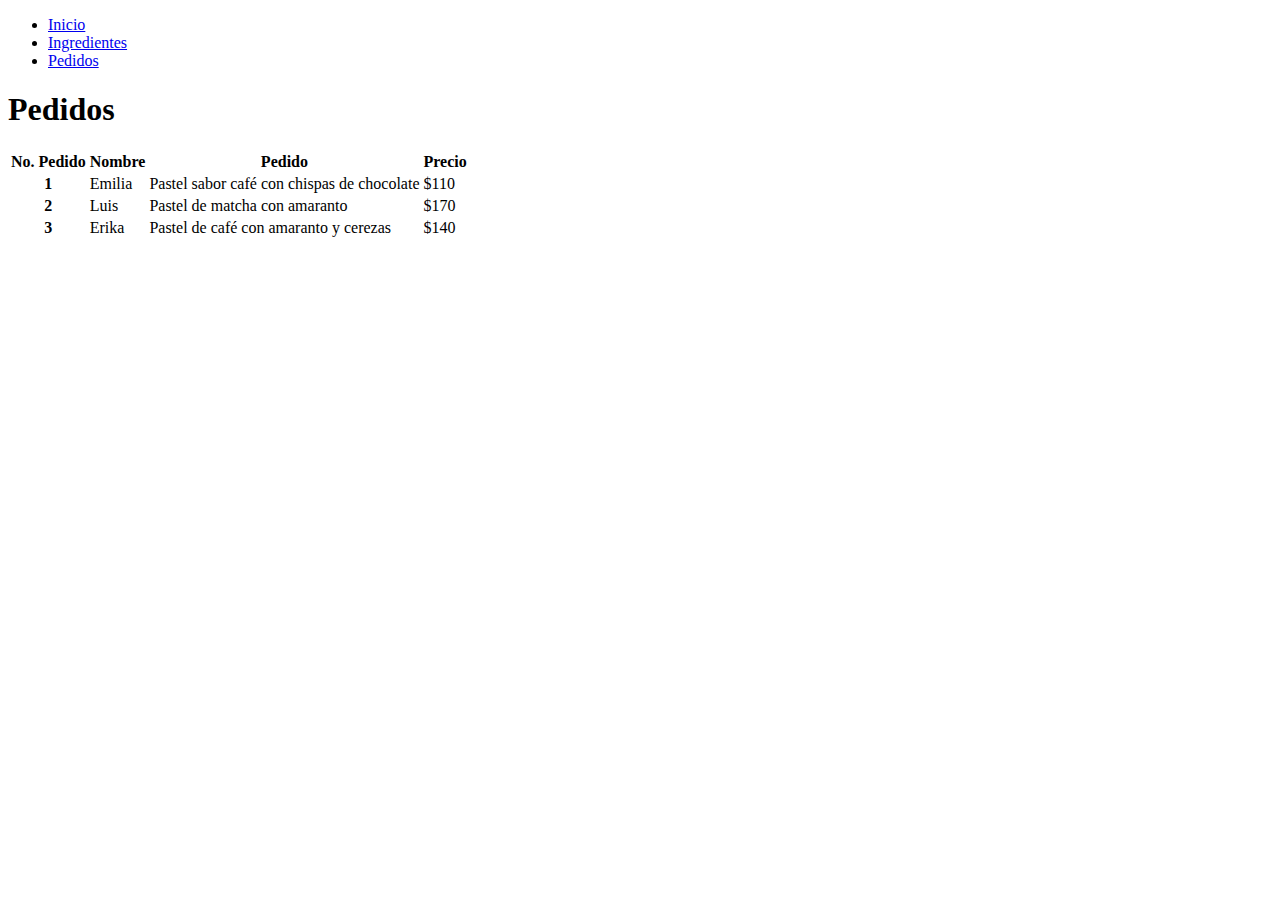
<file: 02 - HTML/practicas/pedidosAdmin.html>
<!DOCTYPE html>
<!DOCTYPE html>
<html lang="en">
<head>
    <meta charset="UTF-8">
    <meta http-equiv="X-UA-Compatible" content="IE=edge">
    <meta name="viewport" content="width=device-width, initial-scale=1.0">
     <!-- CSS only -->
     <link href="https://cdn.jsdelivr.net/npm/bootstrap@5.1.3/dist/css/bootstrap.min.css" rel="stylesheet" integrity="sha384-1BmE4kWBq78iYhFldvKuhfTAU6auU8tT94WrHftjDbrCEXSU1oBoqyl2QvZ6jIW3" crossorigin="anonymous">
    <title>Administrador</title>
</head>
<body>
    <header>
        <ul class="nav justify-content-center">
            <li class="nav-item">
                <a class="nav-link" href="pasteleria.html">Inicio</a>
              </li>
            <li class="nav-item">
              <a class="nav-link active" aria-current="page" href="adminIngredientes.html">Ingredientes</a>
            </li>
            <li class="nav-item">
              <a class="nav-link" href="realizarPedido.html">Pedidos</a>
            </li>
          </ul>
    </header>

    <section class="container-fluid">
      <div class="container py-5">
          <div class="row">
              <h1>Pedidos</h1>
          </div>
          
          <div class="col-6 px-5 py-5">
            <table class="table">
                <thead>
                  <tr>
                    <th scope="col">No. Pedido</th>
                    <th scope="col">Nombre</th>
                    <th scope="col">Pedido</th>
                    <th scope="col">Precio</th>
                  </tr>
                </thead>
                <tbody>
                  <tr>
                    <th scope="row">1</th>
                    <td>Emilia</td>
                    <td>Pastel sabor café con chispas de chocolate</td>
                    <td>$110</td>
                  </tr>
                  <tr>
                    <th scope="row">2</th>
                    <td>Luis</td>
                    <td>Pastel de matcha con amaranto</td>
                    <td>$170</td>
                  </tr>
                  <tr>
                    <th scope="row">3</th>
                    <td>Erika</td>
                    <td>Pastel de café con amaranto y cerezas</td>
                    <td>$140</td>
                  </tr>
                </tbody>
              </table>
        </div>
       
      </div>
  </section>


    
</body>
</html>
</file>
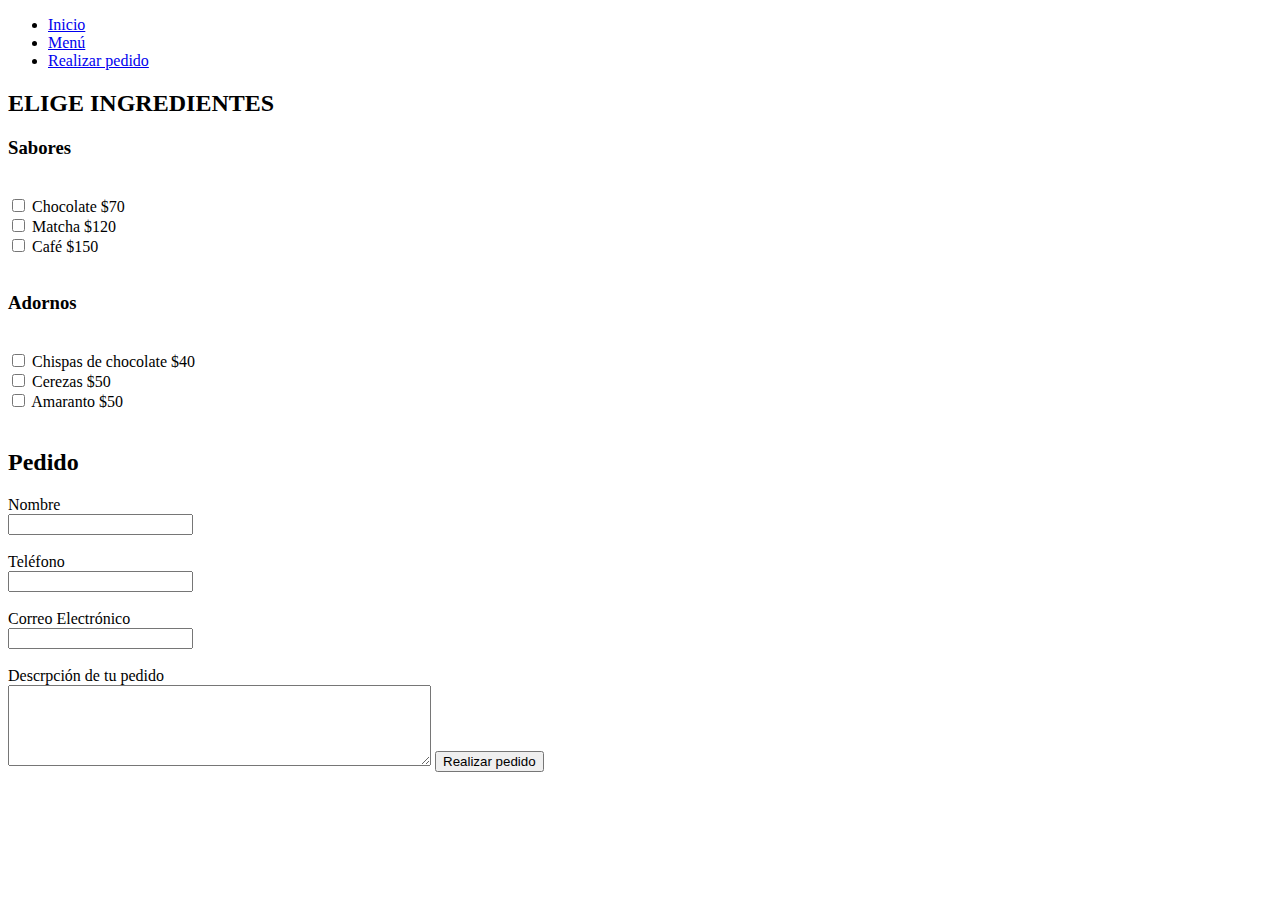
<file: 02 - HTML/practicas/realizarPedido.html>
<!DOCTYPE html>
<html lang="en">
<head>
    <meta charset="UTF-8">
    <meta http-equiv="X-UA-Compatible" content="IE=edge">
    <meta name="viewport" content="width=device-width, initial-scale=1.0">
     <!-- CSS only -->
     <link href="https://cdn.jsdelivr.net/npm/bootstrap@5.1.3/dist/css/bootstrap.min.css" rel="stylesheet" integrity="sha384-1BmE4kWBq78iYhFldvKuhfTAU6auU8tT94WrHftjDbrCEXSU1oBoqyl2QvZ6jIW3" crossorigin="anonymous">
    <title>Cliente</title>
</head>
<body>
    <header>
        <ul class="nav justify-content-center">
            <li class="nav-item">
                <a class="nav-link" href="pasteleria.html">Inicio</a>
              </li>
            <li class="nav-item">
              <a class="nav-link active" aria-current="page" href="cliente.html">Menú</a>
            </li>
            <li class="nav-item">
              <a class="nav-link" href="realizarPedido.html">Realizar pedido</a>
            </li>
          </ul>
    </header>

    <section class="container-fluid">
        <div class="container py-5">
            <div class="row">
                <h2>ELIGE INGREDIENTES</h2>
                <div class="col py-4">
                    <h3>Sabores</h3><br>
                    <input type="checkbox" id="topping1" name="topping1" value="Cebolla">
                    <label for="topping1">Chocolate $70</label><br>
                    <input type="checkbox" id="topping2" name="topping2" value="Cilantro">
                    <label for="topping2">Matcha $120</label><br>
                    <input type="checkbox" id="topping3" name="topping3" value="Salsa">
                    <label for="topping3">Café $150</label><br><br>
                </div>
                <div class="col">
                    <h3>Adornos</h3><br>
                    <input type="checkbox" id="topping1" name="topping1" value="Cebolla">
                    <label for="topping1">Chispas de chocolate $40</label><br>
                    <input type="checkbox" id="topping2" name="topping2" value="Cilantro">
                    <label for="topping2">Cerezas $50</label><br>
                    <input type="checkbox" id="topping3" name="topping3" value="Salsa">
                    <label for="topping3">Amaranto $50</label><br><br>
                </div>
            </div>
            <div class="row">
                <div class="col-2">
                    <h2>Pedido</h2>
                <label for="correo1">Nombre</label><br>
                <input type="text" id="nombre" name="nombre"><br><br>
                
                <label for="numero1">Teléfono</label><br>
                <input type="number" id="numero1" name="numero1"><br><br>
                
                <label for="email">Correo Electrónico</label><br>
                <input type="email" id="email" name="email"><br><br>
                
                <label for="text">Descrpción de tu pedido</label><br>
                <textarea name="" id="" cols="50" rows="5"></textarea>

                <button class="btn btn-primary" type="submit">Realizar pedido</button>
                </div>               
            </div>
        </div>
    </section>

    
</body>
</html>
</file>
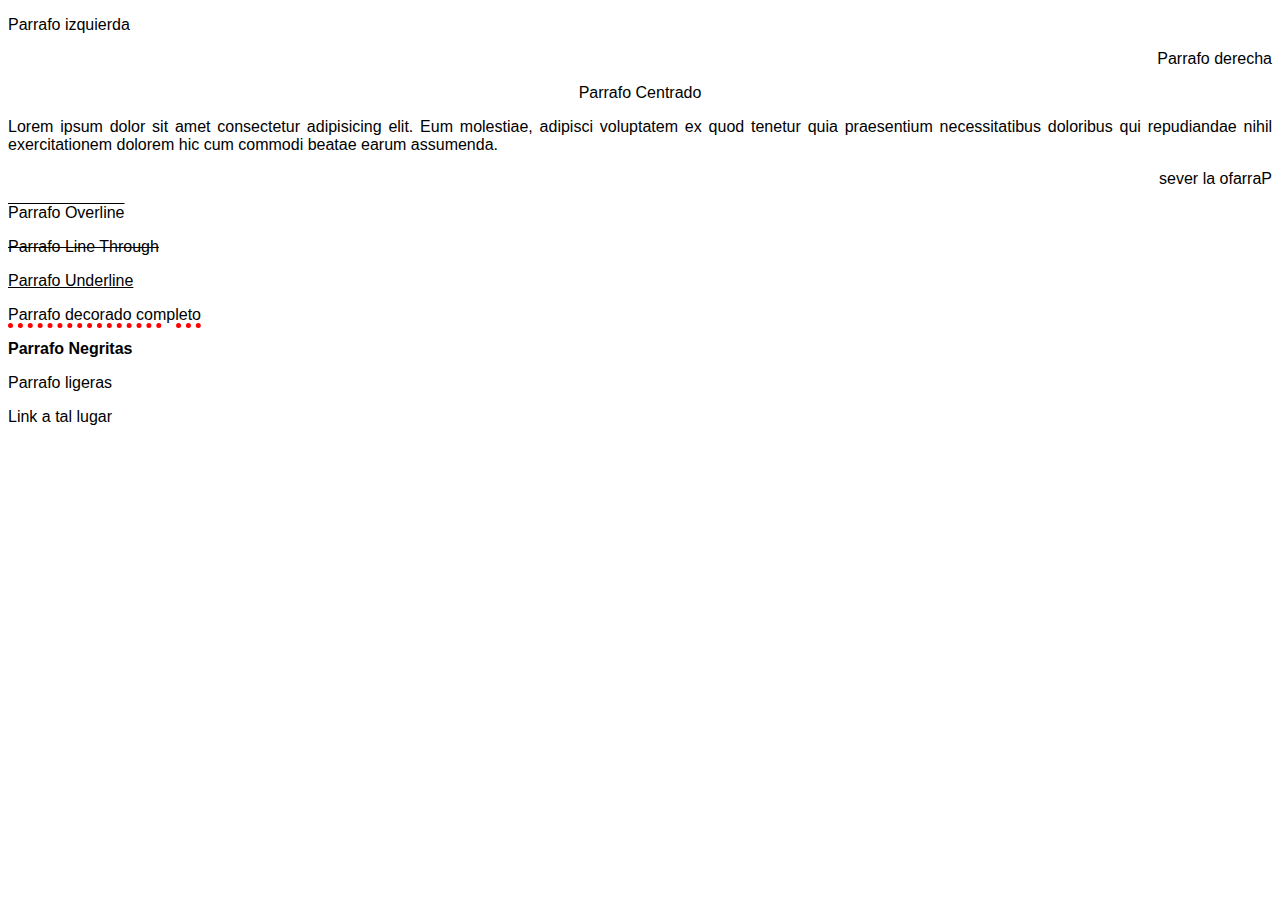
<file: 03 - CSS/programas/4.-textos.html>
<!DOCTYPE html>
<html lang="en">
<head>
    <meta charset="UTF-8">
    <meta http-equiv="X-UA-Compatible" content="IE=edge">
    <meta name="viewport" content="width=device-width, initial-scale=1.0">
    <title>Textos CSS</title>
    <link rel="stylesheet" href="./4.-textos.css">
</head>
<body>
    <p class="izquierda">Parrafo izquierda</p>
    <p class="derecha">Parrafo derecha</p>
    <p class="centrado">Parrafo Centrado</p>
    <p class="justificado">Lorem ipsum dolor sit amet consectetur adipisicing elit. Eum molestiae, adipisci voluptatem ex quod tenetur quia praesentium necessitatibus doloribus qui repudiandae nihil exercitationem dolorem hic cum commodi beatae earum assumenda.</p>
    <p class="alReves">Parrafo al reves</p>
    <p class="decoradoOverline">Parrafo Overline</p>
    <p class="decoradoLineThrough">Parrafo Line Through</p>
    <p class="decoradoUnderline">Parrafo Underline</p>
    <p class="decoradoCombinado">Parrafo decorado completo</p>
    <p class="negritas">Parrafo Negritas</p>
    <p class="ligeras"> Parrafo ligeras</p>

    <a href="#" class="link">Link a tal lugar</a>
</body>
</html>
</file>
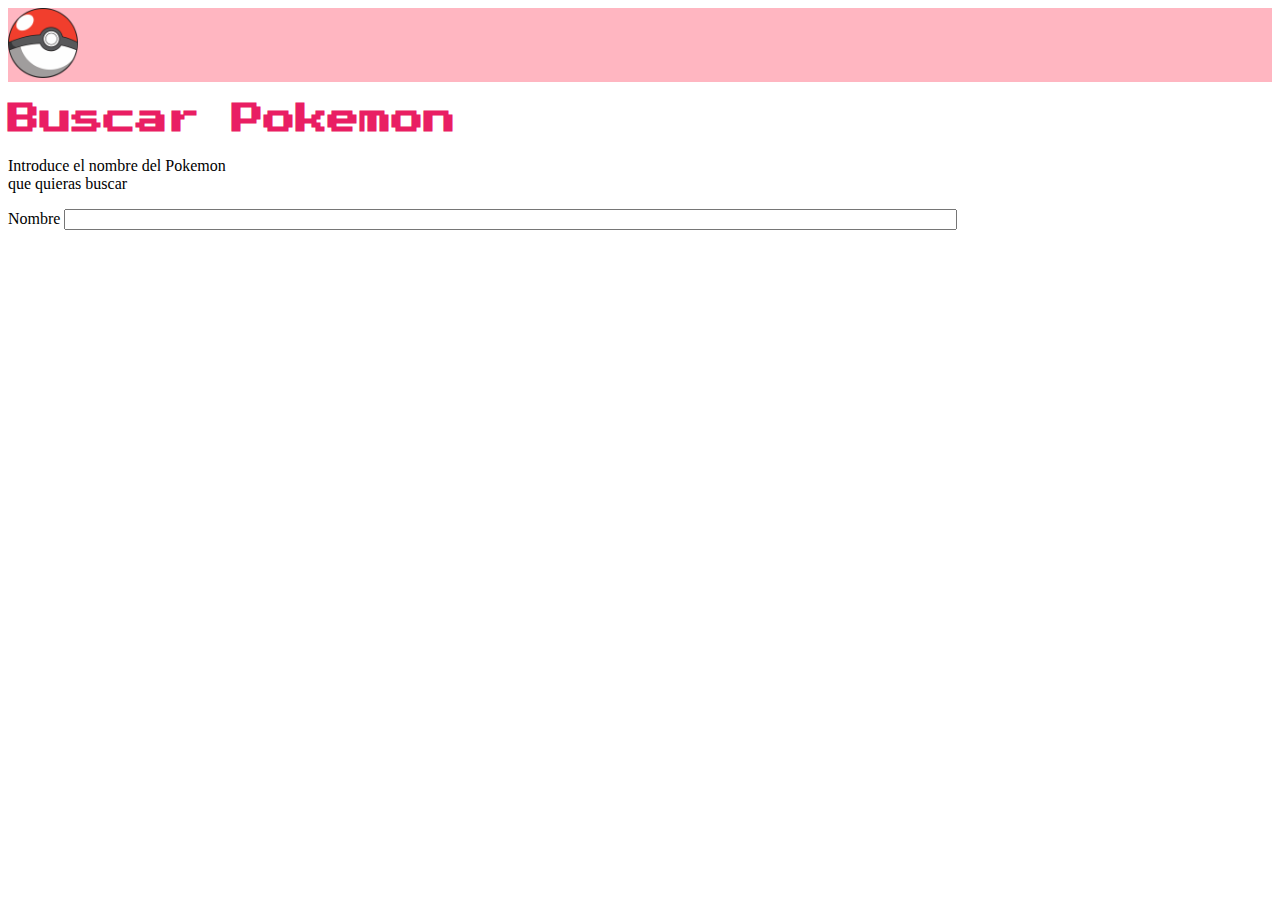
<file: 04 - JS/practica/indexPokedex.html>
<!DOCTYPE html>
<html lang="en">
<head>
    <meta charset="UTF-8">
    <meta http-equiv="X-UA-Compatible" content="IE=edge">
    <meta name="viewport" content="width=device-width, initial-scale=1.0">
    <title>Pokedex</title>
    <!-- CSS only -->
    <link href="https://cdn.jsdelivr.net/npm/bootstrap@5.1.3/dist/css/bootstrap.min.css" rel="stylesheet" integrity="sha384-1BmE4kWBq78iYhFldvKuhfTAU6auU8tT94WrHftjDbrCEXSU1oBoqyl2QvZ6jIW3" crossorigin="anonymous">
    <link rel="stylesheet" href="../practica/style.css">
    <script src="script.js" type="text/javascript" defer></script>
</head>
<body>
    <nav class="navbar navbar-light" style="background-color: lightpink;">
        <div class="container">
          <a class="navbar-brand" href="#">
            <img src="../images/poke1.png" alt="" width="70" height="70">
          </a>
        </div>
      </nav>

      <header class="masthead">
        <div class="container px-5">
            <div class="row gx-5 align-items-center">
                <div class="col-md-6">
                    <!-- Mashead text and app badges-->
                    <div class="mb-5 mb-lg-0 text-center text-lg-start py-4">
                        <h1 class="titulo">Buscar Pokemon</h1>
                        <p class="lead fw-normal text-muted py-2 mb-5">Introduce el nombre del Pokemon<br> que quieras buscar</p>
                        <form action="" onsubmit="searchPokemon(event)">
                            <div class="mb-3">
                              <label for="exampleInputEmail1" class="form-label">Nombre</label>
                              <input type="text"name="pokemon" class="form-control" style="width: 70%;" id="exampleInputEmail1" aria-describedby="emailHelp">                              
                            </div>
                          </form>
                    </div>
                </div>
                <div class="col-lg-6">
                    <!--Imagen de Fondo-->
                    <div class="masthead-device-mockup">
                      <div data-poke-card class="poke-card">
                        <div data-poke-name></div>
                        <div data-poke-img-container class="img-container">
                            <img data-poke-img class="poke-img">
                        </div>
                        <div data-poke-id></div>
                        <div data-poke-types class="poke-types"></div>
                        <div data-poke-stats class="poke-stats"></div>
                    </div>
                    </div>
                </div>
                <!--Mini menú-->
               
            </div>
        </div>
    </header>

</body>
</html>
</file>
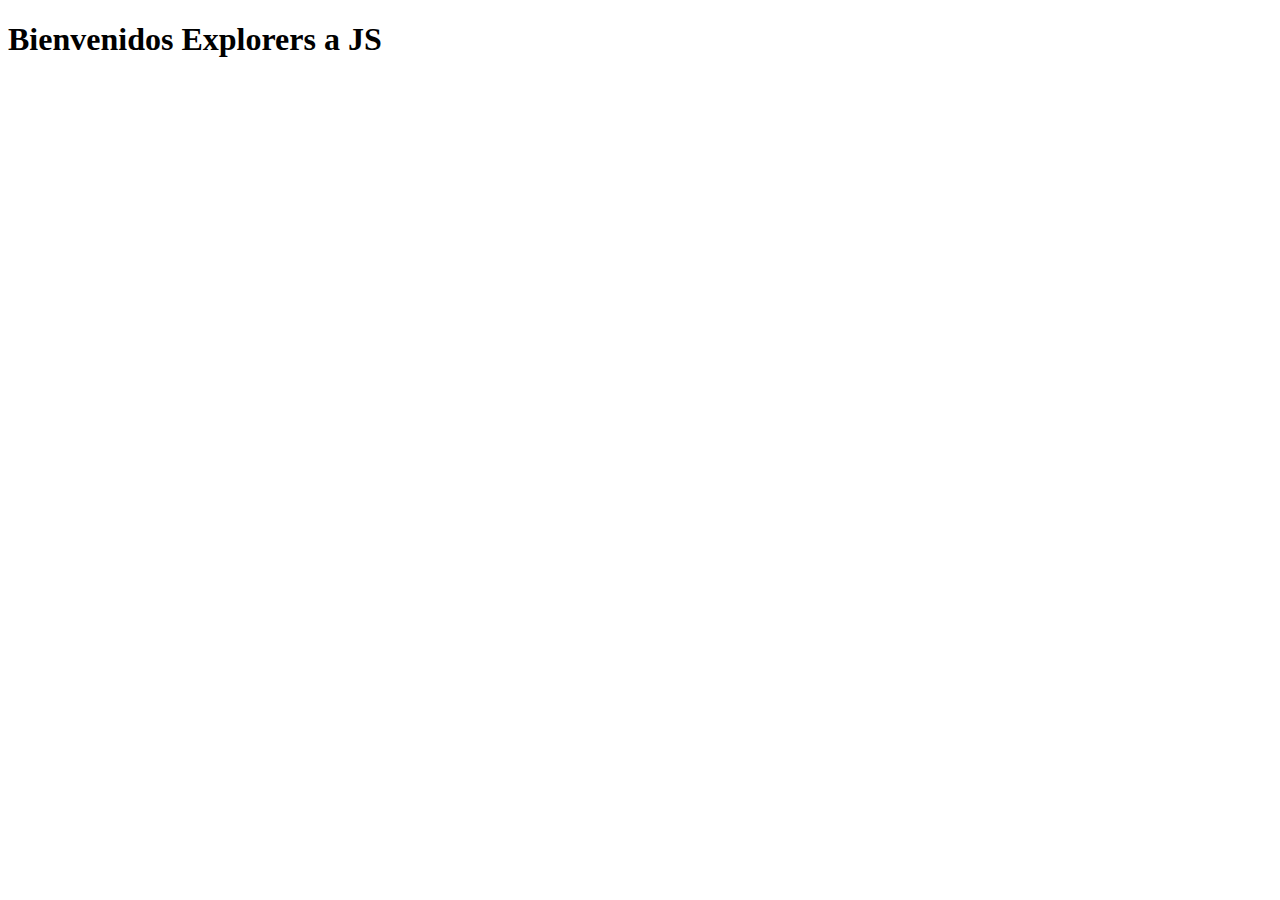
<file: 04 - JS/programas/1.-intro.html>
<!DOCTYPE html>
<html lang="en">
<head>
    <meta charset="UTF-8">
    <meta http-equiv="X-UA-Compatible" content="IE=edge">
    <meta name="viewport" content="width=device-width, initial-scale=1.0">
    <title>Intro JS</title>
    <script src="./1.-intro.js"></script>
</head>
<body>
    <h1>Bienvenidos Explorers a JS</h1>
</body>
</html>
</file>
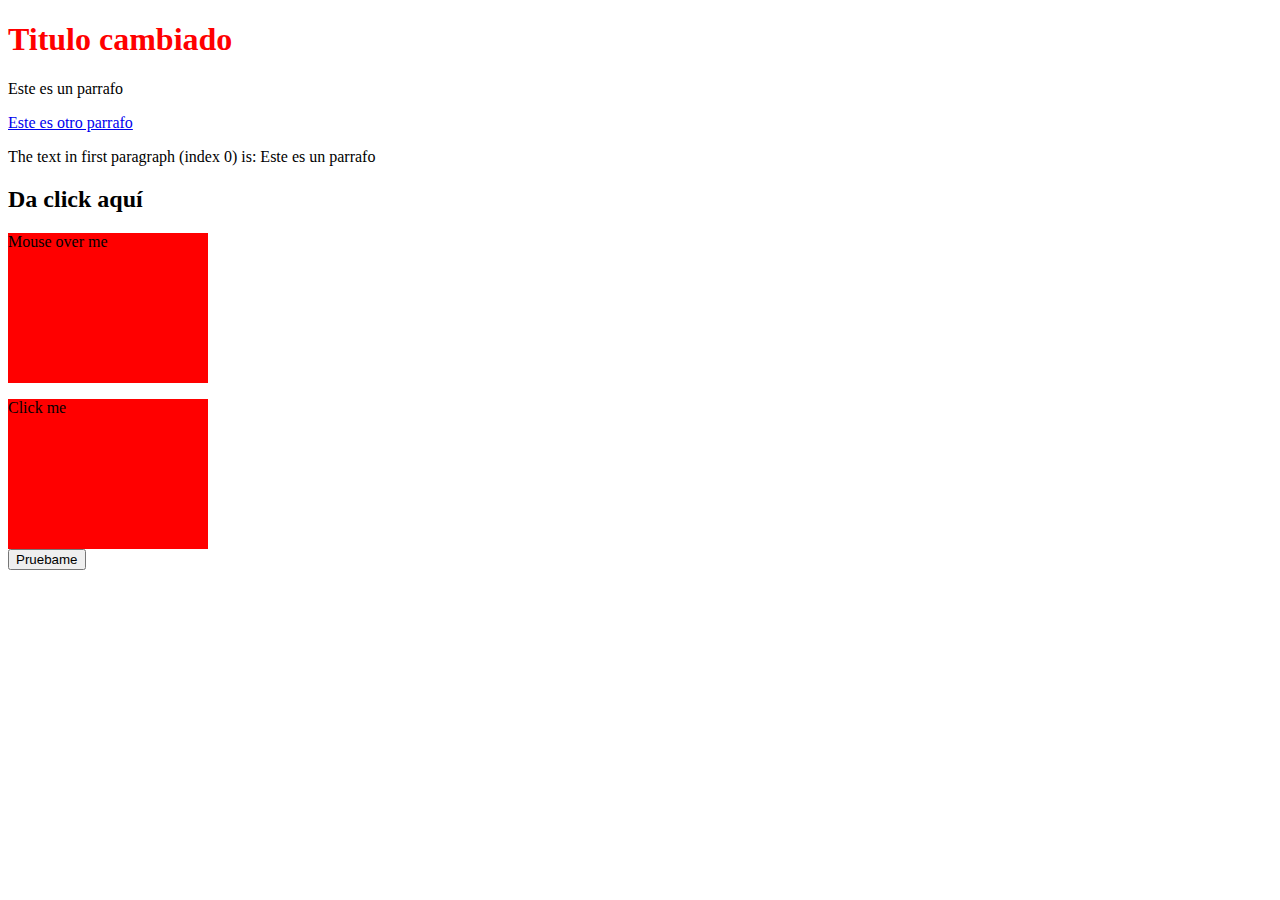
<file: 04 - JS/programas/3.-navegador.html>
<!DOCTYPE html>
<html lang="en">
<head>
    <meta charset="UTF-8">
    <meta http-equiv="X-UA-Compatible" content="IE=edge">
    <meta name="viewport" content="width=device-width, initial-scale=1.0">
    <title>JS en el navegador</title>
    <style>
        div{
            width: 200px;
            height: 150px;
            background-color: red;
        }
    </style>
</head>
<body>
    <h1 id="titulo">Así se usa JS en el navegador</h1>
    <p>Este es un parrafo</p>
    <a href="#" class="links">Este es otro parrafo</a>

    <p id="demo"></p>

    <h2 id="click" onclick="cambiarTexto(this)">Da click aquí</h2>

    <div onmouseover="mOver(this)" onmouseout="mOut(this)">
        <p>Mouse over me</p>
    </div>

    <div onmousedown="mDown(this)" onmouseup="mUp(this)">
        <p>Click me</p>
    </div>

    <button id="boton"> Pruebame </button>
</body>
<footer>
    <script src="./3.-navegador.js"></script>
</footer>
</html>
</file>
<file: 03 - CSS/practica/css/styles.css>
@charset "UTF-8";

:root {
  --bs-font-sans-serif: system-ui, -apple-system, "Segoe UI", Roboto, "Helvetica Neue", Arial, "Noto Sans", "Liberation Sans", sans-serif, "Apple Color Emoji", "Segoe UI Emoji", "Segoe UI Symbol", "Noto Color Emoji";
  --bs-font-monospace: SFMono-Regular, Menlo, Monaco, Consolas, "Liberation Mono", "Courier New", monospace;
  --bs-gradient: linear-gradient(180deg, rgba(255, 255, 255, 0.15), rgba(255, 255, 255, 0));
  --bs-body-font-family: Mulish, -apple-system, BlinkMacSystemFont, Segoe UI, Roboto, Helvetica Neue, Arial, sans-serif, Apple Color Emoji, Segoe UI Emoji, Segoe UI Symbol, Noto Color Emoji;
  --bs-body-font-size: 1rem;
  --bs-body-font-weight: 500;
  --bs-body-line-height: 1.5;
  --bs-body-color: #212529;
  --bs-body-bg: #fff;
}

*,
*::before,
*::after {
  box-sizing: border-box;
}

@media (prefers-reduced-motion: no-preference) {
  :root {
    scroll-behavior: smooth;
  }
}

body {
  margin: 0;
  font-family: var(--bs-body-font-family);
  font-size: var(--bs-body-font-size);
  font-weight: var(--bs-body-font-weight);
  line-height: var(--bs-body-line-height);
  color: var(--bs-body-color);
  text-align: var(--bs-body-text-align);
  background-color: var(--bs-body-bg);
  -webkit-text-size-adjust: 100%;
  -webkit-tap-highlight-color: rgba(0, 0, 0, 0);
}

hr {
  margin: 1rem 0;
  color: inherit;
  background-color: currentColor;
  border: 0;
  opacity: 0.25;
}

hr:not([size]) {
  height: 1px;
}

h6, .h6, h5, .h5, h4, .h4, h3, .h3, h2, .h2, h1, .h1 {
  margin-top: 0;
  margin-bottom: 0.5rem;
  font-weight: 600;
  line-height: 1.2;
}

h1, .h1 {
  font-size: calc(1.375rem + 1.5vw);
  font-weight: bolder;
}
@media (min-width: 1200px) {
  h1, .h1 {
    font-size: 2.5rem;
  }
}

h2, .h2 {
  font-size: calc(1.325rem + 0.9vw);
}
@media (min-width: 1200px) {
  h2, .h2 {
    font-size: 2rem;
  }
}

h3, .h3 {
  font-size: calc(1.3rem + 0.6vw);
}
@media (min-width: 1200px) {
  h3, .h3 {
    font-size: 1.75rem;
  }
}

h4, .h4 {
  font-size: calc(1.275rem + 0.3vw);
}
@media (min-width: 1200px) {
  h4, .h4 {
    font-size: 1.5rem;
  }
}

h5, .h5 {
  font-size: 1.25rem;
}

h6, .h6 {
  font-size: 1rem;
}

p {
  margin-top: 0;
  margin-bottom: 0;
  color: #000066;
}

.dato-1{
  margin-left: 1rem;
}

.dato1{
  margin-left: 1rem;
  margin-right: 7rem;
}

.dato2{
  margin-left: 4.5rem;
}

.dato-N{
  margin-left: 2rem;
  margin-right: 2.5rem;
}

.dato3{
  margin-left: 1rem;
  margin-right: 7rem;
}

.dato4{
  margin-left: 1rem;
  margin-right: 4rem;
}

.dato5{
  margin-left: 6rem;
}

.boton1{
  margin-left: 3rem;
  box-shadow: rgba(190, 208, 243, 0.1) 0px 20px 25px -5px, rgba(213, 222, 250, 0.04) 0px 10px 10px -5px;
}
.botonCall{
  margin-left: 2px;
}

.vlogo{
  margin-left: 2rem;
}

.card1 :hover{
  color: #000066;
}


address {
  margin-bottom: 1rem;
  font-style: normal;
  line-height: inherit;
}

ol,
ul {
  padding-left: 2rem;
}

ol,
ul,
dl {
  margin-top: 0;
  margin-bottom: 1rem;
}

ol ol,
ul ul,
ol ul,
ul ol {
  margin-bottom: 0;
}

dt {
  font-weight: 700;
}

dd {
  margin-bottom: 0.5rem;
  margin-left: 0;
}

blockquote {
  margin: 0 0 1rem;
}

b,
strong {
  font-weight: bolder;
}

small, .small {
  font-size: 0.875em;
}

mark, .mark {
  padding: 0.2em;
  background-color: #fcf8e3;
}

sub,
sup {
  position: relative;
  font-size: 0.75em;
  line-height: 0;
  vertical-align: baseline;
}

sub {
  bottom: -0.25em;
}

sup {
  top: -0.5em;
}

a {
  color: #2937f0;
  text-decoration: underline;
}
a:hover {
  color: #212cc0;
}

a:not([href]):not([class]), a:not([href]):not([class]):hover {
  color: inherit;
  text-decoration: none;
}

pre,
code,
kbd,
samp {
  font-family: var(--bs-font-monospace);
  font-size: 1em;
  direction: ltr /* rtl:ignore */;
  unicode-bidi: bidi-override;
}

pre {
  display: block;
  margin-top: 0;
  margin-bottom: 1rem;
  overflow: auto;
  font-size: 0.875em;
}
pre code {
  font-size: inherit;
  color: inherit;
  word-break: normal;
}

code {
  font-size: 0.875em;
  color: #d63384;
  word-wrap: break-word;
}
a > code {
  color: inherit;
}

kbd {
  padding: 0.2rem 0.4rem;
  font-size: 0.875em;
  color: #fff;
  background-color: #212529;
  border-radius: 0.2rem;
}
kbd kbd {
  padding: 0;
  font-size: 1em;
  font-weight: 700;
}

figure {
  margin: 0 0 1rem;
}

img,
svg {
  vertical-align: middle;
}

table {
  caption-side: bottom;
  border-collapse: collapse;
}

caption {
  padding-top: 0.5rem;
  padding-bottom: 0.5rem;
  color: #6c757d;
  text-align: left;
}

th {
  text-align: inherit;
  text-align: -webkit-match-parent;
}

thead,
tbody,
tfoot,
tr,
td,
th {
  border-color: inherit;
  border-style: solid;
  border-width: 0;
}

label {
  display: inline-block;
}

button {
  border-radius: 0;
}

button:focus:not(:focus-visible) {
  outline: 0;
}

input,
button,
select,
optgroup,
textarea {
  margin: 0;
  font-family: inherit;
  font-size: inherit;
  line-height: inherit;
}

button,
select {
  text-transform: none;
}

[role=button] {
  cursor: pointer;
}

select {
  word-wrap: normal;
}
select:disabled {
  opacity: 1;
}

.lead {
  font-size: 1rem;
  font-weight: 300;
}

.mini-menu{
  height: auto;
  padding-top: 1.5rem;
  padding-bottom: 2.5rem;
  margin-left: 5rem;
  background-color: white;
  box-shadow: rgba(190, 208, 243, 0.1) 0px 20px 25px -5px, rgba(213, 222, 250, 0.04) 0px 10px 10px -5px;
}


.div-sch{
  padding-bottom: 1.5rem;
}

.row .mini-menu{
  width: 70%;
}

.display-1 {
  color: #000066 ;
  line-height: 1.2;
}
@media (min-width: 1200px) {
  .display-1 {
    font-size: 50px;
  }
}

.display-2 {
  font-size: calc(1.575rem + 3.9vw);
  font-weight: 300;
  line-height: 1.2;
}
@media (min-width: 1200px) {
  .display-2 {
    font-size: 4.5rem;
  }
}

.display-3 {
  font-size: calc(1.525rem + 3.3vw);
  font-weight: 300;
  line-height: 1.2;
}
@media (min-width: 1200px) {
  .display-3 {
    font-size: 4rem;
  }
}

.display-4 {
  font-size: calc(1.475rem + 2.7vw);
  font-weight: 300;
  line-height: 1.2;
}
@media (min-width: 1200px) {
  .display-4 {
    font-size: 3.5rem;
  }
}

.display-5 {
  font-size: calc(1.425rem + 2.1vw);
  font-weight: 300;
  line-height: 1.2;
}
@media (min-width: 1200px) {
  .display-5 {
    font-size: 3rem;
  }
}

.display-6 {
  font-size: calc(1.375rem + 1.5vw);
  font-weight: 300;
  line-height: 1.2;
}
@media (min-width: 1200px) {
  .display-6 {
    font-size: 2.5rem;
  }
}



.container,
.container-fluid,
.container-xxl,
.container-xl,
.container-lg,
.container-md,
.container-sm {
  width: 100%;
  padding-right: var(--bs-gutter-x, 0.75rem);
  padding-left: var(--bs-gutter-x, 0.75rem);
  margin-right: auto;
  margin-left: auto;
}

@media (min-width: 576px) {
  .container-sm, .container {
    max-width: 540px;
  }
}
@media (min-width: 768px) {
  .container-md, .container-sm, .container {
    max-width: 720px;
  }
}
@media (min-width: 992px) {
  .container-lg, .container-md, .container-sm, .container {
    max-width: 960px;
  }
}
@media (min-width: 1200px) {
  .container-xl, .container-lg, .container-md, .container-sm, .container {
    max-width: 1140px;
  }
}
@media (min-width: 1400px) {
  .container-xxl, .container-xl, .container-lg, .container-md, .container-sm, .container {
    max-width: 1320px;
  }
}
.row {
  --bs-gutter-x: 1.5rem;
  --bs-gutter-y: 0;
  display: flex;
  flex-wrap: wrap;
  margin-top: calc(-1 * var(--bs-gutter-y));
  margin-right: calc(-0.5 * var(--bs-gutter-x));
  margin-left: calc(-0.5 * var(--bs-gutter-x));
}
.row > * {
  flex-shrink: 0;
  width: 100%;
  max-width: 100%;
  padding-right: calc(var(--bs-gutter-x) * 0.5);
  padding-left: calc(var(--bs-gutter-x) * 0.5);
  margin-top: var(--bs-gutter-y);
}

.col {
  flex: 1 0 0%;
}

.row-cols-auto > * {
  flex: 0 0 auto;
  width: auto;
}

.row-cols-1 > * {
  flex: 0 0 auto;
  width: 100%;
}

.row-cols-2 > * {
  flex: 0 0 auto;
  width: 50%;
}

.row-cols-3 > * {
  flex: 0 0 auto;
  width: 33.3333333333%;
}

.row-cols-4 > * {
  flex: 0 0 auto;
  width: 25%;
}

.row-cols-5 > * {
  flex: 0 0 auto;
  width: 20%;
}

.row-cols-6 > * {
  flex: 0 0 auto;
  width: 16.6666666667%;
}

.col-auto {
  flex: 0 0 auto;
  width: auto;
}

.col-1 {
  flex: 0 0 auto;
  width: 8.33333333%;
}

.col-2 {
  flex: 0 0 auto;
  width: 16.66666667%;
}

.col-3 {
  flex: 0 0 auto;
  width: 25%;
}

.col-4 {
  flex: 0 0 auto;
  width: 33.33333333%;
}

.col-5 {
  flex: 0 0 auto;
  width: 41.66666667%;
}

.col-6 {
  flex: 0 0 auto;
  width: 50%;
}

.col-7 {
  flex: 0 0 auto;
  width: 58.33333333%;
}

.col-8 {
  flex: 0 0 auto;
  width: 66.66666667%;
}

.col-9 {
  flex: 0 0 auto;
  width: 75%;
}

.col-10 {
  flex: 0 0 auto;
  width: 83.33333333%;
}

.col-11 {
  flex: 0 0 auto;
  width: 91.66666667%;
}

.col-12 {
  flex: 0 0 auto;
  width: 100%;
}



.g-0,
.gx-0 {
  --bs-gutter-x: 0;
}

.g-0,
.gy-0 {
  --bs-gutter-y: 0;
}

.g-1,
.gx-1 {
  --bs-gutter-x: 0.25rem;
}

.g-1,
.gy-1 {
  --bs-gutter-y: 0.25rem;
}

.g-2,
.gx-2 {
  --bs-gutter-x: 0.5rem;
}

.g-2,
.gy-2 {
  --bs-gutter-y: 0.5rem;
}

.g-3,
.gx-3 {
  --bs-gutter-x: 1rem;
}

.g-3,
.gy-3 {
  --bs-gutter-y: 1rem;
}

.g-4,
.gx-4 {
  --bs-gutter-x: 1.5rem;
}

.g-4,
.gy-4 {
  --bs-gutter-y: 1.5rem;
}

.g-5,
.gx-5 {
  --bs-gutter-x: 3rem;
}

.g-5,
.gy-5 {
  --bs-gutter-y: 3rem;
}

@media (min-width: 576px) {
  .col-sm {
    flex: 1 0 0%;
  }

  .row-cols-sm-auto > * {
    flex: 0 0 auto;
    width: auto;
  }

  .row-cols-sm-1 > * {
    flex: 0 0 auto;
    width: 100%;
  }

  .row-cols-sm-2 > * {
    flex: 0 0 auto;
    width: 50%;
  }

  .row-cols-sm-3 > * {
    flex: 0 0 auto;
    width: 33.3333333333%;
  }

  .row-cols-sm-4 > * {
    flex: 0 0 auto;
    width: 25%;
  }

  .row-cols-sm-5 > * {
    flex: 0 0 auto;
    width: 20%;
  }

  .row-cols-sm-6 > * {
    flex: 0 0 auto;
    width: 16.6666666667%;
  }

  .col-sm-auto {
    flex: 0 0 auto;
    width: auto;
  }

  .col-sm-1 {
    flex: 0 0 auto;
    width: 8.33333333%;
  }

  .col-sm-2 {
    flex: 0 0 auto;
    width: 16.66666667%;
  }

  .col-sm-3 {
    flex: 0 0 auto;
    width: 25%;
  }

  .col-sm-4 {
    flex: 0 0 auto;
    width: 33.33333333%;
  }

  .col-sm-5 {
    flex: 0 0 auto;
    width: 41.66666667%;
  }

  .col-sm-6 {
    flex: 0 0 auto;
    width: 50%;
  }

  .col-sm-7 {
    flex: 0 0 auto;
    width: 58.33333333%;
  }

  .col-sm-8 {
    flex: 0 0 auto;
    width: 66.66666667%;
  }

  .col-sm-9 {
    flex: 0 0 auto;
    width: 75%;
  }

  .col-sm-10 {
    flex: 0 0 auto;
    width: 83.33333333%;
  }

  .col-sm-11 {
    flex: 0 0 auto;
    width: 91.66666667%;
  }

  .col-sm-12 {
    flex: 0 0 auto;
    width: 100%;
  }

  .offset-sm-0 {
    margin-left: 0;
  }

  .offset-sm-1 {
    margin-left: 8.33333333%;
  }

  .offset-sm-2 {
    margin-left: 16.66666667%;
  }

  .offset-sm-3 {
    margin-left: 25%;
  }

  .offset-sm-4 {
    margin-left: 33.33333333%;
  }

  .offset-sm-5 {
    margin-left: 41.66666667%;
  }

  .offset-sm-6 {
    margin-left: 50%;
  }

  .offset-sm-7 {
    margin-left: 58.33333333%;
  }

  .offset-sm-8 {
    margin-left: 66.66666667%;
  }

  .offset-sm-9 {
    margin-left: 75%;
  }

  .offset-sm-10 {
    margin-left: 83.33333333%;
  }

  .offset-sm-11 {
    margin-left: 91.66666667%;
  }

  .g-sm-0,
.gx-sm-0 {
    --bs-gutter-x: 0;
  }

  .g-sm-0,
.gy-sm-0 {
    --bs-gutter-y: 0;
  }

  .g-sm-1,
.gx-sm-1 {
    --bs-gutter-x: 0.25rem;
  }

  .g-sm-1,
.gy-sm-1 {
    --bs-gutter-y: 0.25rem;
  }

  .g-sm-2,
.gx-sm-2 {
    --bs-gutter-x: 0.5rem;
  }

  .g-sm-2,
.gy-sm-2 {
    --bs-gutter-y: 0.5rem;
  }

  .g-sm-3,
.gx-sm-3 {
    --bs-gutter-x: 1rem;
  }

  .g-sm-3,
.gy-sm-3 {
    --bs-gutter-y: 1rem;
  }

  .g-sm-4,
.gx-sm-4 {
    --bs-gutter-x: 1.5rem;
  }

  .g-sm-4,
.gy-sm-4 {
    --bs-gutter-y: 1.5rem;
  }

  .g-sm-5,
.gx-sm-5 {
    --bs-gutter-x: 3rem;
  }

  .g-sm-5,
.gy-sm-5 {
    --bs-gutter-y: 3rem;
  }
}
@media (min-width: 768px) {
  .col-md {
    flex: 1 0 0%;
  }

  .row-cols-md-auto > * {
    flex: 0 0 auto;
    width: auto;
  }

  .row-cols-md-1 > * {
    flex: 0 0 auto;
    width: 100%;
  }

  .row-cols-md-2 > * {
    flex: 0 0 auto;
    width: 50%;
  }

  .row-cols-md-3 > * {
    flex: 0 0 auto;
    width: 33.3333333333%;
  }

  .row-cols-md-4 > * {
    flex: 0 0 auto;
    width: 25%;
  }

  .row-cols-md-5 > * {
    flex: 0 0 auto;
    width: 20%;
  }

  .row-cols-md-6 > * {
    flex: 0 0 auto;
    width: 16.6666666667%;
  }

  .col-md-auto {
    flex: 0 0 auto;
    width: auto;
  }

  .col-md-1 {
    flex: 0 0 auto;
    width: 8.33333333%;
  }

  .col-md-2 {
    flex: 0 0 auto;
    width: 16.66666667%;
  }

  .col-md-3 {
    flex: 0 0 auto;
    width: 25%;
  }

  .col-md-4 {
    flex: 0 0 auto;
    width: 33.33333333%;
  }

  .col-md-5 {
    flex: 0 0 auto;
    width: 41.66666667%;
  }

  .col-md-6 {
    flex: 0 0 auto;
    width: 50%;
  }

  .col-md-7 {
    flex: 0 0 auto;
    width: 58.33333333%;
  }

  .col-md-8 {
    flex: 0 0 auto;
    width: 66.66666667%;
  }

  .col-md-9 {
    flex: 0 0 auto;
    width: 75%;
  }

  .col-md-10 {
    flex: 0 0 auto;
    width: 83.33333333%;
  }

  .col-md-11 {
    flex: 0 0 auto;
    width: 91.66666667%;
  }

  .col-md-12 {
    flex: 0 0 auto;
    width: 100%;
  }



  .g-md-0,
.gx-md-0 {
    --bs-gutter-x: 0;
  }

  .g-md-0,
.gy-md-0 {
    --bs-gutter-y: 0;
  }

  .g-md-1,
.gx-md-1 {
    --bs-gutter-x: 0.25rem;
  }

  .g-md-1,
.gy-md-1 {
    --bs-gutter-y: 0.25rem;
  }

  .g-md-2,
.gx-md-2 {
    --bs-gutter-x: 0.5rem;
  }

  .g-md-2,
.gy-md-2 {
    --bs-gutter-y: 0.5rem;
  }

  .g-md-3,
.gx-md-3 {
    --bs-gutter-x: 1rem;
  }

  .g-md-3,
.gy-md-3 {
    --bs-gutter-y: 1rem;
  }

  .g-md-4,
.gx-md-4 {
    --bs-gutter-x: 1.5rem;
  }

  .g-md-4,
.gy-md-4 {
    --bs-gutter-y: 1.5rem;
  }

  .g-md-5,
.gx-md-5 {
    --bs-gutter-x: 3rem;
  }

  .g-md-5,
.gy-md-5 {
    --bs-gutter-y: 3rem;
  }
}
@media (min-width: 992px) {
  .col-lg {
    flex: 1 0 0%;
  }

  .row-cols-lg-auto > * {
    flex: 0 0 auto;
    width: auto;
  }

  .row-cols-lg-1 > * {
    flex: 0 0 auto;
    width: 100%;
  }

  .row-cols-lg-2 > * {
    flex: 0 0 auto;
    width: 50%;
  }

  .row-cols-lg-3 > * {
    flex: 0 0 auto;
    width: 33.3333333333%;
  }

  .row-cols-lg-4 > * {
    flex: 0 0 auto;
    width: 25%;
  }

  .row-cols-lg-5 > * {
    flex: 0 0 auto;
    width: 20%;
  }

  .row-cols-lg-6 > * {
    flex: 0 0 auto;
    width: 16.6666666667%;
  }

  .col-lg-auto {
    flex: 0 0 auto;
    width: auto;
  }

  .col-lg-1 {
    flex: 0 0 auto;
    width: 8.33333333%;
  }

  .col-lg-2 {
    flex: 0 0 auto;
    width: 16.66666667%;
  }

  .col-lg-3 {
    flex: 0 0 auto;
    width: 25%;
  }

  .col-lg-4 {
    flex: 0 0 auto;
    width: 33.33333333%;
  }

  .col-lg-5 {
    flex: 0 0 auto;
    width: 41.66666667%;
  }

  .col-lg-6 {
    flex: 0 0 auto;
    width: 50%;
  }

  .col-lg-7 {
    flex: 0 0 auto;
    width: 58.33333333%;
  }

  .col-lg-8 {
    flex: 0 0 auto;
    width: 66.66666667%;
  }

  .col-lg-9 {
    flex: 0 0 auto;
    width: 75%;
  }

  .col-lg-10 {
    flex: 0 0 auto;
    width: 83.33333333%;
  }

  .col-lg-11 {
    flex: 0 0 auto;
    width: 91.66666667%;
  }

  .col-lg-12 {
    flex: 0 0 auto;
    width: 100%;
  }

  .offset-lg-0 {
    margin-left: 0;
  }

  .offset-lg-1 {
    margin-left: 8.33333333%;
  }

  .offset-lg-2 {
    margin-left: 16.66666667%;
  }

  .offset-lg-3 {
    margin-left: 25%;
  }

  .offset-lg-4 {
    margin-left: 33.33333333%;
  }

  .offset-lg-5 {
    margin-left: 41.66666667%;
  }

  .offset-lg-6 {
    margin-left: 50%;
  }

  .offset-lg-7 {
    margin-left: 58.33333333%;
  }

  .offset-lg-8 {
    margin-left: 66.66666667%;
  }

  .offset-lg-9 {
    margin-left: 75%;
  }

  .offset-lg-10 {
    margin-left: 83.33333333%;
  }

  .offset-lg-11 {
    margin-left: 91.66666667%;
  }

  .g-lg-0,
.gx-lg-0 {
    --bs-gutter-x: 0;
  }

  .g-lg-0,
.gy-lg-0 {
    --bs-gutter-y: 0;
  }

  .g-lg-1,
.gx-lg-1 {
    --bs-gutter-x: 0.25rem;
  }

  .g-lg-1,
.gy-lg-1 {
    --bs-gutter-y: 0.25rem;
  }

  .g-lg-2,
.gx-lg-2 {
    --bs-gutter-x: 0.5rem;
  }

  .g-lg-2,
.gy-lg-2 {
    --bs-gutter-y: 0.5rem;
  }

  .g-lg-3,
.gx-lg-3 {
    --bs-gutter-x: 1rem;
  }

  .g-lg-3,
.gy-lg-3 {
    --bs-gutter-y: 1rem;
  }

  .g-lg-4,
.gx-lg-4 {
    --bs-gutter-x: 1.5rem;
  }

  .g-lg-4,
.gy-lg-4 {
    --bs-gutter-y: 1.5rem;
  }

  .g-lg-5,
.gx-lg-5 {
    --bs-gutter-x: 3rem;
  }

  .g-lg-5,
.gy-lg-5 {
    --bs-gutter-y: 3rem;
  }
}
@media (min-width: 1200px) {
  .col-xl {
    flex: 1 0 0%;
  }

  .row-cols-xl-auto > * {
    flex: 0 0 auto;
    width: auto;
  }

  .row-cols-xl-1 > * {
    flex: 0 0 auto;
    width: 100%;
  }

  .row-cols-xl-2 > * {
    flex: 0 0 auto;
    width: 50%;
  }

  .row-cols-xl-3 > * {
    flex: 0 0 auto;
    width: 33.3333333333%;
  }

  .row-cols-xl-4 > * {
    flex: 0 0 auto;
    width: 25%;
  }

  .row-cols-xl-5 > * {
    flex: 0 0 auto;
    width: 20%;
  }

  .row-cols-xl-6 > * {
    flex: 0 0 auto;
    width: 16.6666666667%;
  }

  .col-xl-auto {
    flex: 0 0 auto;
    width: auto;
  }

  .col-xl-1 {
    flex: 0 0 auto;
    width: 8.33333333%;
  }

  .col-xl-2 {
    flex: 0 0 auto;
    width: 16.66666667%;
  }

  .col-xl-3 {
    flex: 0 0 auto;
    width: 25%;
  }

  .col-xl-4 {
    flex: 0 0 auto;
    width: 33.33333333%;
  }

  .col-xl-5 {
    flex: 0 0 auto;
    width: 41.66666667%;
  }

  .col-xl-6 {
    flex: 0 0 auto;
    width: 50%;
  }

  .col-xl-7 {
    flex: 0 0 auto;
    width: 58.33333333%;
  }

  .col-xl-8 {
    flex: 0 0 auto;
    width: 66.66666667%;
  }

  .col-xl-9 {
    flex: 0 0 auto;
    width: 75%;
  }

  .col-xl-10 {
    flex: 0 0 auto;
    width: 83.33333333%;
  }

  .col-xl-11 {
    flex: 0 0 auto;
    width: 91.66666667%;
  }

  .col-xl-12 {
    flex: 0 0 auto;
    width: 100%;
  }

  .offset-xl-0 {
    margin-left: 0;
  }

  .offset-xl-1 {
    margin-left: 8.33333333%;
  }

  .offset-xl-2 {
    margin-left: 16.66666667%;
  }

  .offset-xl-3 {
    margin-left: 25%;
  }

  .offset-xl-4 {
    margin-left: 33.33333333%;
  }

  .offset-xl-5 {
    margin-left: 41.66666667%;
  }

  .offset-xl-6 {
    margin-left: 50%;
  }

  .offset-xl-7 {
    margin-left: 58.33333333%;
  }

  .offset-xl-8 {
    margin-left: 66.66666667%;
  }

  .offset-xl-9 {
    margin-left: 75%;
  }

  .offset-xl-10 {
    margin-left: 83.33333333%;
  }

  .offset-xl-11 {
    margin-left: 91.66666667%;
  }

  .g-xl-0,
.gx-xl-0 {
    --bs-gutter-x: 0;
  }

  .g-xl-0,
.gy-xl-0 {
    --bs-gutter-y: 0;
  }

  .g-xl-1,
.gx-xl-1 {
    --bs-gutter-x: 0.25rem;
  }

  .g-xl-1,
.gy-xl-1 {
    --bs-gutter-y: 0.25rem;
  }

  .g-xl-2,
.gx-xl-2 {
    --bs-gutter-x: 0.5rem;
  }

  .g-xl-2,
.gy-xl-2 {
    --bs-gutter-y: 0.5rem;
  }

  .g-xl-3,
.gx-xl-3 {
    --bs-gutter-x: 1rem;
  }

  .g-xl-3,
.gy-xl-3 {
    --bs-gutter-y: 1rem;
  }

  .g-xl-4,
.gx-xl-4 {
    --bs-gutter-x: 1.5rem;
  }

  .g-xl-4,
.gy-xl-4 {
    --bs-gutter-y: 1.5rem;
  }

  .g-xl-5,
.gx-xl-5 {
    --bs-gutter-x: 3rem;
  }

  .g-xl-5,
.gy-xl-5 {
    --bs-gutter-y: 3rem;
  }
}
@media (min-width: 1400px) {
  .col-xxl {
    flex: 1 0 0%;
  }

  .row-cols-xxl-auto > * {
    flex: 0 0 auto;
    width: auto;
  }

  .row-cols-xxl-1 > * {
    flex: 0 0 auto;
    width: 100%;
  }

  .row-cols-xxl-2 > * {
    flex: 0 0 auto;
    width: 50%;
  }

  .row-cols-xxl-3 > * {
    flex: 0 0 auto;
    width: 33.3333333333%;
  }

  .row-cols-xxl-4 > * {
    flex: 0 0 auto;
    width: 25%;
  }

  .row-cols-xxl-5 > * {
    flex: 0 0 auto;
    width: 20%;
  }

  .row-cols-xxl-6 > * {
    flex: 0 0 auto;
    width: 16.6666666667%;
  }

  .col-xxl-auto {
    flex: 0 0 auto;
    width: auto;
  }

  .col-xxl-1 {
    flex: 0 0 auto;
    width: 8.33333333%;
  }

  .col-xxl-2 {
    flex: 0 0 auto;
    width: 16.66666667%;
  }

  .col-xxl-3 {
    flex: 0 0 auto;
    width: 25%;
  }

  .col-xxl-4 {
    flex: 0 0 auto;
    width: 33.33333333%;
  }

  .col-xxl-5 {
    flex: 0 0 auto;
    width: 41.66666667%;
  }

  .col-xxl-6 {
    flex: 0 0 auto;
    width: 50%;
  }

  .col-xxl-7 {
    flex: 0 0 auto;
    width: 58.33333333%;
  }

  .col-xxl-8 {
    flex: 0 0 auto;
    width: 66.66666667%;
  }

  .col-xxl-9 {
    flex: 0 0 auto;
    width: 75%;
  }

  .col-xxl-10 {
    flex: 0 0 auto;
    width: 83.33333333%;
  }

  .col-xxl-11 {
    flex: 0 0 auto;
    width: 91.66666667%;
  }

  .col-xxl-12 {
    flex: 0 0 auto;
    width: 100%;
  }

  .offset-xxl-0 {
    margin-left: 0;
  }

  .offset-xxl-1 {
    margin-left: 8.33333333%;
  }

  .offset-xxl-2 {
    margin-left: 16.66666667%;
  }

  .offset-xxl-3 {
    margin-left: 25%;
  }

  .offset-xxl-4 {
    margin-left: 33.33333333%;
  }

  .offset-xxl-5 {
    margin-left: 41.66666667%;
  }

  .offset-xxl-6 {
    margin-left: 50%;
  }

  .offset-xxl-7 {
    margin-left: 58.33333333%;
  }

  .offset-xxl-8 {
    margin-left: 66.66666667%;
  }

  .offset-xxl-9 {
    margin-left: 75%;
  }

  .offset-xxl-10 {
    margin-left: 83.33333333%;
  }

  .offset-xxl-11 {
    margin-left: 91.66666667%;
  }

  .g-xxl-0,
.gx-xxl-0 {
    --bs-gutter-x: 0;
  }

  .g-xxl-0,
.gy-xxl-0 {
    --bs-gutter-y: 0;
  }

  .g-xxl-1,
.gx-xxl-1 {
    --bs-gutter-x: 0.25rem;
  }

  .g-xxl-1,
.gy-xxl-1 {
    --bs-gutter-y: 0.25rem;
  }

  .g-xxl-2,
.gx-xxl-2 {
    --bs-gutter-x: 0.5rem;
  }

  .g-xxl-2,
.gy-xxl-2 {
    --bs-gutter-y: 0.5rem;
  }

  .g-xxl-3,
.gx-xxl-3 {
    --bs-gutter-x: 1rem;
  }

  .g-xxl-3,
.gy-xxl-3 {
    --bs-gutter-y: 1rem;
  }

  .g-xxl-4,
.gx-xxl-4 {
    --bs-gutter-x: 1.5rem;
  }

  .g-xxl-4,
.gy-xxl-4 {
    --bs-gutter-y: 1.5rem;
  }

  .g-xxl-5,
.gx-xxl-5 {
    --bs-gutter-x: 3rem;
  }

  .g-xxl-5,
.gy-xxl-5 {
    --bs-gutter-y: 3rem;
  }
}


.form-label {
  margin-bottom: 0.5rem;
}

.col-form-label {
  padding-top: calc(0.375rem + 1px);
  padding-bottom: calc(0.375rem + 1px);
  margin-bottom: 0;
  font-size: inherit;
  line-height: 1.5;
}

.col-form-label-lg {
  padding-top: calc(0.5rem + 1px);
  padding-bottom: calc(0.5rem + 1px);
  font-size: 1.25rem;
}

.col-form-label-sm {
  padding-top: calc(0.25rem + 1px);
  padding-bottom: calc(0.25rem + 1px);
  font-size: 0.875rem;
}

.form-text {
  margin-top: 0.25rem;
  font-size: 0.875em;
  color: #6c757d;
}


.input-group {
  position: relative;
  display: flex;
  flex-wrap: wrap;
  align-items: stretch;
  width: 100%;
}
.input-group > .form-control,
.input-group > .form-select {
  position: relative;
  flex: 1 1 auto;
  width: 1%;
  min-width: 0;
}
.input-group > .form-control:focus,
.input-group > .form-select:focus {
  z-index: 3;
}
.input-group .btn {
  position: relative;
  z-index: 2;
}
.input-group .btn:focus {
  z-index: 3;
}

.input-group-text {
  display: flex;
  align-items: center;
  padding: 0.375rem 0.75rem;
  font-size: 1rem;
  font-weight: 500;
  line-height: 1.5;
  color: #212529;
  text-align: center;
  white-space: nowrap;
  background-color: #e9ecef;
  border: 1px solid #ced4da;
  border-radius: 0.25rem;
}

.input-group-lg > .form-control,
.input-group-lg > .form-select,
.input-group-lg > .input-group-text,
.input-group-lg > .btn {
  padding: 0.5rem 1rem;
  font-size: 1.25rem;
  border-radius: 0.3rem;
}

.input-group-sm > .form-control,
.input-group-sm > .form-select,
.input-group-sm > .input-group-text,
.input-group-sm > .btn {
  padding: 0.25rem 0.5rem;
  font-size: 0.875rem;
  border-radius: 0.2rem;
}

.input-group-lg > .form-select,
.input-group-sm > .form-select {
  padding-right: 3rem;
}

.input-group:not(.has-validation) > :not(:last-child):not(.dropdown-toggle):not(.dropdown-menu),
.input-group:not(.has-validation) > .dropdown-toggle:nth-last-child(n+3) {
  border-top-right-radius: 0;
  border-bottom-right-radius: 0;
}
.input-group.has-validation > :nth-last-child(n+3):not(.dropdown-toggle):not(.dropdown-menu),
.input-group.has-validation > .dropdown-toggle:nth-last-child(n+4) {
  border-top-right-radius: 0;
  border-bottom-right-radius: 0;
}
.input-group > :not(:first-child):not(.dropdown-menu):not(.valid-tooltip):not(.valid-feedback):not(.invalid-tooltip):not(.invalid-feedback) {
  margin-left: -1px;
  border-top-left-radius: 0;
  border-bottom-left-radius: 0;
}


.btn {
  display: inline-block;
  font-weight: 500;
  line-height: 1.5;
  color: #212529;
  text-align: center;
  text-decoration: none;
  vertical-align: middle;
  cursor: pointer;
  -webkit-user-select: none;
     -moz-user-select: none;
      -ms-user-select: none;
          user-select: none;
  background-color: transparent;
  border: 1px solid transparent;
  padding: 0.375rem 0.75rem;
  font-size: 1rem;
  border-radius: 0.25rem;
  transition: color 0.15s ease-in-out, background-color 0.15s ease-in-out, border-color 0.15s ease-in-out, box-shadow 0.15s ease-in-out;
}
@media (prefers-reduced-motion: reduce) {
  .btn {
    transition: none;
  }
}
.btn:hover {
  color: #212529;
}
.btn-check:focus + .btn, .btn:focus {
  outline: 0;
  box-shadow: 0 0 0 0.25rem rgba(41, 55, 240, 0.25);
}
.btn:disabled, .btn.disabled, fieldset:disabled .btn {
  pointer-events: none;
  opacity: 0.65;
}

.btn-primary {
  color: #fff;
  background-color: #2937f0;
  border-color: #2937f0;
}
.btn-primary:hover {
  color: #fff;
  background-color: #232fcc;
  border-color: #212cc0;
}
.btn-check:focus + .btn-primary, .btn-primary:focus {
  color: #fff;
  background-color: #232fcc;
  border-color: #212cc0;
  box-shadow: 0 0 0 0.25rem rgba(73, 85, 242, 0.5);
}
.btn-check:checked + .btn-primary, .btn-check:active + .btn-primary, .btn-primary:active, .btn-primary.active, .show > .btn-primary.dropdown-toggle {
  color: #fff;
  background-color: #212cc0;
  border-color: #1f29b4;
}
.btn-check:checked + .btn-primary:focus, .btn-check:active + .btn-primary:focus, .btn-primary:active:focus, .btn-primary.active:focus, .show > .btn-primary.dropdown-toggle:focus {
  box-shadow: 0 0 0 0.25rem rgba(73, 85, 242, 0.5);
}
.btn-primary:disabled, .btn-primary.disabled {
  color: #fff;
  background-color: #2937f0;
  border-color: #2937f0;
}


.btn-info {
  color: #000;
  background-color: #0dcaf0;
  border-color: #0dcaf0;
}
.btn-info:hover {
  color: #000;
  background-color: #31d2f2;
  border-color: #25cff2;
}


.fade {
  transition: opacity 0.15s linear;
}
@media (prefers-reduced-motion: reduce) {
  .fade {
    transition: none;
  }
}
.fade:not(.show) {
  opacity: 0;
}

.collapse:not(.show) {
  display: none;
}

.collapsing {
  height: 0;
  overflow: hidden;
  transition: height 0.35s ease;
}
@media (prefers-reduced-motion: reduce) {
  .collapsing {
    transition: none;
  }
}
.collapsing.collapse-horizontal {
  width: 0;
  height: auto;
  transition: width 0.35s ease;
}
@media (prefers-reduced-motion: reduce) {
  .collapsing.collapse-horizontal {
    transition: none;
  }
}

.dropup,
.dropend,
.dropdown,
.dropstart {
  position: relative;
}

.dropdown-toggle {
  white-space: nowrap;
}
.dropdown-toggle::after {
  display: inline-block;
  margin-left: 0.255em;
  vertical-align: 0.255em;
  content: "";
  border-top: 0.3em solid;
  border-right: 0.3em solid transparent;
  border-bottom: 0;
  border-left: 0.3em solid transparent;
}
.dropdown-toggle:empty::after {
  margin-left: 0;
}

.dropdown-menu {
  position: absolute;
  z-index: 1000;
  display: none;
  min-width: 10rem;
  padding: 0.5rem 0;
  margin: 0;
  font-size: 1rem;
  color: #212529;
  text-align: left;
  list-style: none;
  background-color: #fff;
  background-clip: padding-box;
  border: 1px solid rgba(0, 0, 0, 0.15);
  border-radius: 0.25rem;
}
.dropdown-menu[data-bs-popper] {
  top: 100%;
  left: 0;
  margin-top: 0.125rem;
}

.dropdown-menu-start {
  --bs-position: start;
}
.dropdown-menu-start[data-bs-popper] {
  right: auto;
  left: 0;
}

.dropdown-menu-end {
  --bs-position: end;
}
.dropdown-menu-end[data-bs-popper] {
  right: 0;
  left: auto;
}

@media (min-width: 576px) {
  .dropdown-menu-sm-start {
    --bs-position: start;
  }
  .dropdown-menu-sm-start[data-bs-popper] {
    right: auto;
    left: 0;
  }

  .dropdown-menu-sm-end {
    --bs-position: end;
  }
  .dropdown-menu-sm-end[data-bs-popper] {
    right: 0;
    left: auto;
  }
}
@media (min-width: 768px) {
  .dropdown-menu-md-start {
    --bs-position: start;
  }
  .dropdown-menu-md-start[data-bs-popper] {
    right: auto;
    left: 0;
  }

  .dropdown-menu-md-end {
    --bs-position: end;
  }
  .dropdown-menu-md-end[data-bs-popper] {
    right: 0;
    left: auto;
  }
}
@media (min-width: 992px) {
  .dropdown-menu-lg-start {
    --bs-position: start;
  }
  .dropdown-menu-lg-start[data-bs-popper] {
    right: auto;
    left: 0;
  }

  .dropdown-menu-lg-end {
    --bs-position: end;
  }
  .dropdown-menu-lg-end[data-bs-popper] {
    right: 0;
    left: auto;
  }
}
@media (min-width: 1200px) {
  .dropdown-menu-xl-start {
    --bs-position: start;
  }
  .dropdown-menu-xl-start[data-bs-popper] {
    right: auto;
    left: 0;
  }

  .dropdown-menu-xl-end {
    --bs-position: end;
  }
  .dropdown-menu-xl-end[data-bs-popper] {
    right: 0;
    left: auto;
  }
}
@media (min-width: 1400px) {
  .dropdown-menu-xxl-start {
    --bs-position: start;
  }
  .dropdown-menu-xxl-start[data-bs-popper] {
    right: auto;
    left: 0;
  }

  .dropdown-menu-xxl-end {
    --bs-position: end;
  }
  .dropdown-menu-xxl-end[data-bs-popper] {
    right: 0;
    left: auto;
  }
}
.dropup .dropdown-menu[data-bs-popper] {
  top: auto;
  bottom: 100%;
  margin-top: 0;
  margin-bottom: 0.125rem;
}
.dropup .dropdown-toggle::after {
  display: inline-block;
  margin-left: 0.255em;
  vertical-align: 0.255em;
  content: "";
  border-top: 0;
  border-right: 0.3em solid transparent;
  border-bottom: 0.3em solid;
  border-left: 0.3em solid transparent;
}
.dropup .dropdown-toggle:empty::after {
  margin-left: 0;
}

.dropend .dropdown-menu[data-bs-popper] {
  top: 0;
  right: auto;
  left: 100%;
  margin-top: 0;
  margin-left: 0.125rem;
}
.dropend .dropdown-toggle::after {
  display: inline-block;
  margin-left: 0.255em;
  vertical-align: 0.255em;
  content: "";
  border-top: 0.3em solid transparent;
  border-right: 0;
  border-bottom: 0.3em solid transparent;
  border-left: 0.3em solid;
}
.dropend .dropdown-toggle:empty::after {
  margin-left: 0;
}
.dropend .dropdown-toggle::after {
  vertical-align: 0;
}

.dropstart .dropdown-menu[data-bs-popper] {
  top: 0;
  right: 100%;
  left: auto;
  margin-top: 0;
  margin-right: 0.125rem;
}
.dropstart .dropdown-toggle::after {
  display: inline-block;
  margin-left: 0.255em;
  vertical-align: 0.255em;
  content: "";
}
.dropstart .dropdown-toggle::after {
  display: none;
}
.dropstart .dropdown-toggle::before {
  display: inline-block;
  margin-right: 0.255em;
  vertical-align: 0.255em;
  content: "";
  border-top: 0.3em solid transparent;
  border-right: 0.3em solid;
  border-bottom: 0.3em solid transparent;
}
.dropstart .dropdown-toggle:empty::after {
  margin-left: 0;
}
.dropstart .dropdown-toggle::before {
  vertical-align: 0;
}

.dropdown-divider {
  height: 0;
  margin: 0.5rem 0;
  overflow: hidden;
  border-top: 1px solid rgba(0, 0, 0, 0.15);
}

.dropdown-item {
  display: block;
  width: 100%;
  padding: 0.25rem 1rem;
  clear: both;
  font-weight: 500;
  color: #212529;
  text-align: inherit;
  text-decoration: none;
  white-space: nowrap;
  background-color: transparent;
  border: 0;
}
.dropdown-item:hover, .dropdown-item:focus {
  color: #1e2125;
  background-color: #e9ecef;
}
.dropdown-item.active, .dropdown-item:active {
  color: #fff;
  text-decoration: none;
  background-color: #2937f0;
}
.dropdown-item.disabled, .dropdown-item:disabled {
  color: #adb5bd;
  pointer-events: none;
  background-color: transparent;
}

.dropdown-menu.show {
  display: block;
}

.dropdown-header {
  display: block;
  padding: 0.5rem 1rem;
  margin-bottom: 0;
  font-size: 0.875rem;
  color: #6c757d;
  white-space: nowrap;
}

.dropdown-item-text {
  display: block;
  padding: 0.25rem 1rem;
  color: #212529;
}

.dropdown-menu-dark {
  color: #dee2e6;
  background-color: #343a40;
  border-color: rgba(0, 0, 0, 0.15);
}
.dropdown-menu-dark .dropdown-item {
  color: #dee2e6;
}
.dropdown-menu-dark .dropdown-item:hover, .dropdown-menu-dark .dropdown-item:focus {
  color: #fff;
  background-color: rgba(255, 255, 255, 0.15);
}
.dropdown-menu-dark .dropdown-item.active, .dropdown-menu-dark .dropdown-item:active {
  color: #fff;
  background-color: #2937f0;
}
.dropdown-menu-dark .dropdown-item.disabled, .dropdown-menu-dark .dropdown-item:disabled {
  color: #adb5bd;
}
.dropdown-menu-dark .dropdown-divider {
  border-color: rgba(0, 0, 0, 0.15);
}
.dropdown-menu-dark .dropdown-item-text {
  color: #dee2e6;
}
.dropdown-menu-dark .dropdown-header {
  color: #adb5bd;
}

.btn-group,
.btn-group-vertical {
  position: relative;
  display: inline-flex;
  vertical-align: middle;
}
.btn-group > .btn,
.btn-group-vertical > .btn {
  position: relative;
  flex: 1 1 auto;
}
.btn-group > .btn-check:checked + .btn,
.btn-group > .btn-check:focus + .btn,
.btn-group > .btn:hover,
.btn-group > .btn:focus,
.btn-group > .btn:active,
.btn-group > .btn.active,
.btn-group-vertical > .btn-check:checked + .btn,
.btn-group-vertical > .btn-check:focus + .btn,
.btn-group-vertical > .btn:hover,
.btn-group-vertical > .btn:focus,
.btn-group-vertical > .btn:active,
.btn-group-vertical > .btn.active {
  z-index: 1;
}

.btn-toolbar {
  display: flex;
  flex-wrap: wrap;
  justify-content: flex-start;
}
.btn-toolbar .input-group {
  width: auto;
}

.btn-group > .btn:not(:first-child),
.btn-group > .btn-group:not(:first-child) {
  margin-left: -1px;
}
.btn-group > .btn:not(:last-child):not(.dropdown-toggle),
.btn-group > .btn-group:not(:last-child) > .btn {
  border-top-right-radius: 0;
  border-bottom-right-radius: 0;
}
.btn-group > .btn:nth-child(n+3),
.btn-group > :not(.btn-check) + .btn,
.btn-group > .btn-group:not(:first-child) > .btn {
  border-top-left-radius: 0;
  border-bottom-left-radius: 0;
}

.dropdown-toggle-split {
  padding-right: 0.5625rem;
  padding-left: 0.5625rem;
}
.dropdown-toggle-split::after, .dropup .dropdown-toggle-split::after, .dropend .dropdown-toggle-split::after {
  margin-left: 0;
}
.dropstart .dropdown-toggle-split::before {
  margin-right: 0;
}

.btn-sm + .dropdown-toggle-split, .btn-group-sm > .btn + .dropdown-toggle-split {
  padding-right: 0.375rem;
  padding-left: 0.375rem;
}

.btn-lg + .dropdown-toggle-split, .btn-group-lg > .btn + .dropdown-toggle-split {
  padding-right: 0.75rem;
  padding-left: 0.75rem;
}

.btn-group-vertical {
  flex-direction: column;
  align-items: flex-start;
  justify-content: center;
}
.btn-group-vertical > .btn,
.btn-group-vertical > .btn-group {
  width: 100%;
}
.btn-group-vertical > .btn:not(:first-child),
.btn-group-vertical > .btn-group:not(:first-child) {
  margin-top: -1px;
}
.btn-group-vertical > .btn:not(:last-child):not(.dropdown-toggle),
.btn-group-vertical > .btn-group:not(:last-child) > .btn {
  border-bottom-right-radius: 0;
  border-bottom-left-radius: 0;
}
.btn-group-vertical > .btn ~ .btn,
.btn-group-vertical > .btn-group:not(:first-child) > .btn {
  border-top-left-radius: 0;
  border-top-right-radius: 0;
}

.nav {
  display: flex;
  flex-wrap: wrap;
  padding-left: 0;
  margin-bottom: 0;
  list-style: none;
}

.nav-link {
  display: block;
  padding: 0.5rem 1rem;
  color: #2937f0;
  text-decoration: none;
  transition: color 0.15s ease-in-out, background-color 0.15s ease-in-out, border-color 0.15s ease-in-out;
}
@media (prefers-reduced-motion: reduce) {
  .nav-link {
    transition: none;
  }
}
.nav-link:hover, .nav-link:focus {
  color: #212cc0;
}
.nav-link.disabled {
  color: #6c757d;
  pointer-events: none;
  cursor: default;
}

.nav-tabs {
  border-bottom: 1px solid #dee2e6;
}
.nav-tabs .nav-link {
  margin-bottom: -1px;
  background: none;
  border: 1px solid transparent;
  border-top-left-radius: 0.25rem;
  border-top-right-radius: 0.25rem;
}
.nav-tabs .nav-link:hover, .nav-tabs .nav-link:focus {
  border-color: #e9ecef #e9ecef #dee2e6;
  isolation: isolate;
}
.nav-tabs .nav-link.disabled {
  color: #6c757d;
  background-color: transparent;
  border-color: transparent;
}
.nav-tabs .nav-link.active,
.nav-tabs .nav-item.show .nav-link {
  color: #495057;
  background-color: #fff;
  border-color: #dee2e6 #dee2e6 #fff;
}
.nav-tabs .dropdown-menu {
  margin-top: -1px;
  border-top-left-radius: 0;
  border-top-right-radius: 0;
}

.nav-pills .nav-link {
  background: none;
  border: 0;
  border-radius: 0.25rem;
}
.nav-pills .nav-link.active,
.nav-pills .show > .nav-link {
  color: #fff;
  background-color: #2937f0;
}

.nav-fill > .nav-link,
.nav-fill .nav-item {
  flex: 1 1 auto;
  text-align: center;
}

.nav-justified > .nav-link,
.nav-justified .nav-item {
  flex-basis: 0;
  flex-grow: 1;
  text-align: center;
}

.nav-fill .nav-item .nav-link,
.nav-justified .nav-item .nav-link {
  width: 100%;
}

.tab-content > .tab-pane {
  display: none;
}
.tab-content > .active {
  display: block;
}

.navbar {
  position: relative;
  display: flex;
  flex-wrap: wrap;
  align-items: center;
  justify-content: space-between;
  padding-top: 0.5rem;
  padding-bottom: 0.5rem;
}
.navbar > .container,
.navbar > .container-fluid,
.navbar > .container-sm,
.navbar > .container-md,
.navbar > .container-lg,
.navbar > .container-xl,
.navbar > .container-xxl {
  display: flex;
  flex-wrap: inherit;
  align-items: center;
  justify-content: space-between;
}
.navbar-brand {
  padding-top: 0.3125rem;
  padding-bottom: 0.3125rem;
  margin-right: 1rem;
  font-size: 1.25rem;
  text-decoration: none;
  white-space: nowrap;
}
.navbar-nav {
  display: flex;
  flex-direction: column;
  padding-left: 0;
  margin-bottom: 0;
  list-style: none;
}
.navbar-nav .nav-link {
  padding-right: 0;
  padding-left: 0;
}
.navbar-nav .dropdown-menu {
  position: static;
}

.navbar-text {
  padding-top: 0.5rem;
  padding-bottom: 0.5rem;
}

.navbar-collapse {
  flex-basis: 100%;
  flex-grow: 1;
  align-items: center;
}

.navbar-toggler {
  padding: 0.25rem 0.75rem;
  font-size: 1.25rem;
  line-height: 1;
  background-color: transparent;
  border: 1px solid transparent;
  border-radius: 0.25rem;
  transition: box-shadow 0.15s ease-in-out;
}
@media (prefers-reduced-motion: reduce) {
  .navbar-toggler {
    transition: none;
  }
}
.navbar-toggler:hover {
  text-decoration: none;
}
.navbar-toggler:focus {
  text-decoration: none;
  outline: 0;
  box-shadow: 0 0 0 0.25rem;
}

.navbar-toggler-icon {
  display: inline-block;
  width: 1.5em;
  height: 1.5em;
  vertical-align: middle;
  background-repeat: no-repeat;
  background-position: center;
  background-size: 100%;
}

.navbar-nav-scroll {
  max-height: var(--bs-scroll-height, 75vh);
  overflow-y: auto;
}

@media (min-width: 576px) {
  .navbar-expand-sm {
    flex-wrap: nowrap;
    justify-content: flex-start;
  }
  .navbar-expand-sm .navbar-nav {
    flex-direction: row;
  }
  .navbar-expand-sm .navbar-nav .dropdown-menu {
    position: absolute;
  }
  .navbar-expand-sm .navbar-nav .nav-link {
    padding-right: 0.5rem;
    padding-left: 0.5rem;
  }
  .navbar-expand-sm .navbar-nav-scroll {
    overflow: visible;
  }
  .navbar-expand-sm .navbar-collapse {
    display: flex !important;
    flex-basis: auto;
  }
  .navbar-expand-sm .navbar-toggler {
    display: none;
  }
  .navbar-expand-sm .offcanvas-header {
    display: none;
  }
  .navbar-expand-sm .offcanvas {
    position: inherit;
    bottom: 0;
    z-index: 1000;
    flex-grow: 1;
    visibility: visible !important;
    background-color: transparent;
    border-right: 0;
    border-left: 0;
    transition: none;
    transform: none;
  }
  .navbar-expand-sm .offcanvas-top,
.navbar-expand-sm .offcanvas-bottom {
    height: auto;
    border-top: 0;
    border-bottom: 0;
  }
  .navbar-expand-sm .offcanvas-body {
    display: flex;
    flex-grow: 0;
    padding: 0;
    overflow-y: visible;
  }
}
@media (min-width: 768px) {
  .navbar-expand-md {
    flex-wrap: nowrap;
    justify-content: flex-start;
  }
  .navbar-expand-md .navbar-nav {
    flex-direction: row;
  }
  .navbar-expand-md .navbar-nav .dropdown-menu {
    position: absolute;
  }
  .navbar-expand-md .navbar-nav .nav-link {
    padding-right: 0.5rem;
    padding-left: 0.5rem;
  }
  .navbar-expand-md .navbar-nav-scroll {
    overflow: visible;
  }
  .navbar-expand-md .navbar-collapse {
    display: flex !important;
    flex-basis: auto;
  }
  .navbar-expand-md .navbar-toggler {
    display: none;
  }
  .navbar-expand-md .offcanvas-header {
    display: none;
  }
  .navbar-expand-md .offcanvas {
    position: inherit;
    bottom: 0;
    z-index: 1000;
    flex-grow: 1;
    visibility: visible !important;
    background-color: transparent;
    border-right: 0;
    border-left: 0;
    transition: none;
    transform: none;
  }
  .navbar-expand-md .offcanvas-top,
.navbar-expand-md .offcanvas-bottom {
    height: auto;
    border-top: 0;
    border-bottom: 0;
  }
  .navbar-expand-md .offcanvas-body {
    display: flex;
    flex-grow: 0;
    padding: 0;
    overflow-y: visible;
  }
}
@media (min-width: 992px) {
  .navbar-expand-lg {
    flex-wrap: nowrap;
    justify-content: flex-start;
  }
  .navbar-expand-lg .navbar-nav {
    flex-direction: row;
  }
  .navbar-expand-lg .navbar-nav .dropdown-menu {
    position: absolute;
  }
  .navbar-expand-lg .navbar-nav .nav-link {
    padding-right: 0.5rem;
    padding-left: 0.5rem;
  }
  .navbar-expand-lg .navbar-nav-scroll {
    overflow: visible;
  }
  .navbar-expand-lg .navbar-collapse {
    display: flex !important;
    flex-basis: auto;
  }
  .navbar-expand-lg .navbar-toggler {
    display: none;
  }
  .navbar-expand-lg .offcanvas-header {
    display: none;
  }
  .navbar-expand-lg .offcanvas {
    position: inherit;
    bottom: 0;
    z-index: 1000;
    flex-grow: 1;
    visibility: visible !important;
    background-color: transparent;
    border-right: 0;
    border-left: 0;
    transition: none;
    transform: none;
  }
  .navbar-expand-lg .offcanvas-top,
.navbar-expand-lg .offcanvas-bottom {
    height: auto;
    border-top: 0;
    border-bottom: 0;
  }
  .navbar-expand-lg .offcanvas-body {
    display: flex;
    flex-grow: 0;
    padding: 0;
    overflow-y: visible;
  }
}
@media (min-width: 1200px) {
  .navbar-expand-xl {
    flex-wrap: nowrap;
    justify-content: flex-start;
  }
  .navbar-expand-xl .navbar-nav {
    flex-direction: row;
  }
  .navbar-expand-xl .navbar-nav .dropdown-menu {
    position: absolute;
  }
  .navbar-expand-xl .navbar-nav .nav-link {
    padding-right: 0.5rem;
    padding-left: 0.5rem;
  }
  .navbar-expand-xl .navbar-nav-scroll {
    overflow: visible;
  }
  .navbar-expand-xl .navbar-collapse {
    display: flex !important;
    flex-basis: auto;
  }
  .navbar-expand-xl .navbar-toggler {
    display: none;
  }
  .navbar-expand-xl .offcanvas-header {
    display: none;
  }
  .navbar-expand-xl .offcanvas {
    position: inherit;
    bottom: 0;
    z-index: 1000;
    flex-grow: 1;
    visibility: visible !important;
    background-color: transparent;
    border-right: 0;
    border-left: 0;
    transition: none;
    transform: none;
  }
  .navbar-expand-xl .offcanvas-top,
.navbar-expand-xl .offcanvas-bottom {
    height: auto;
    border-top: 0;
    border-bottom: 0;
  }
  .navbar-expand-xl .offcanvas-body {
    display: flex;
    flex-grow: 0;
    padding: 0;
    overflow-y: visible;
  }
}
@media (min-width: 1400px) {
  .navbar-expand-xxl {
    flex-wrap: nowrap;
    justify-content: flex-start;
  }
  .navbar-expand-xxl .navbar-nav {
    flex-direction: row;
  }
  .navbar-expand-xxl .navbar-nav .dropdown-menu {
    position: absolute;
  }
  .navbar-expand-xxl .navbar-nav .nav-link {
    padding-right: 0.5rem;
    padding-left: 0.5rem;
  }
  .navbar-expand-xxl .navbar-nav-scroll {
    overflow: visible;
  }
  .navbar-expand-xxl .navbar-collapse {
    display: flex !important;
    flex-basis: auto;
  }
  .navbar-expand-xxl .navbar-toggler {
    display: none;
  }
  .navbar-expand-xxl .offcanvas-header {
    display: none;
  }
  .navbar-expand-xxl .offcanvas {
    position: inherit;
    bottom: 0;
    z-index: 1000;
    flex-grow: 1;
    visibility: visible !important;
    background-color: transparent;
    border-right: 0;
    border-left: 0;
    transition: none;
    transform: none;
  }
  .navbar-expand-xxl .offcanvas-top,
.navbar-expand-xxl .offcanvas-bottom {
    height: auto;
    border-top: 0;
    border-bottom: 0;
  }
  .navbar-expand-xxl .offcanvas-body {
    display: flex;
    flex-grow: 0;
    padding: 0;
    overflow-y: visible;
  }
}
.navbar-expand {
  flex-wrap: nowrap;
  justify-content: flex-start;
}
.navbar-expand .navbar-nav {
  flex-direction: row;
}
.navbar-expand .navbar-nav .dropdown-menu {
  position: absolute;
}
.navbar-expand .navbar-nav .nav-link {
  padding-right: 0.5rem;
  padding-left: 0.5rem;
}
.navbar-expand .navbar-nav-scroll {
  overflow: visible;
}
.navbar-expand .navbar-collapse {
  display: flex !important;
  flex-basis: auto;
}
.navbar-expand .navbar-toggler {
  display: none;
}
.navbar-expand .offcanvas-header {
  display: none;
}
.navbar-expand .offcanvas {
  position: inherit;
  bottom: 0;
  z-index: 1000;
  flex-grow: 1;
  visibility: visible !important;
  background-color: transparent;
  border-right: 0;
  border-left: 0;
  transition: none;
  transform: none;
}
.navbar-expand .offcanvas-top,
.navbar-expand .offcanvas-bottom {
  height: auto;
  border-top: 0;
  border-bottom: 0;
}
.navbar-expand .offcanvas-body {
  display: flex;
  flex-grow: 0;
  padding: 0;
  overflow-y: visible;
}

.navbar-light .navbar-brand {
  color: #2937f0;
}
.navbar-light .navbar-brand:hover, .navbar-light .navbar-brand:focus {
  color: rgba(0, 0, 0, 0.9);
}
.navbar-light .navbar-nav .nav-link {
  color: rgba(0, 0, 0, 0.55);
}
.navbar-light .navbar-nav .nav-link:hover, .navbar-light .navbar-nav .nav-link:focus {
  color: rgba(0, 0, 0, 0.7);
}
.navbar-light .navbar-nav .nav-link.disabled {
  color: rgba(0, 0, 0, 0.3);
}
.navbar-light .navbar-nav .show > .nav-link,
.navbar-light .navbar-nav .nav-link.active {
  color: rgba(0, 0, 0, 0.9);
}
.navbar-light .navbar-toggler {
  color: rgba(0, 0, 0, 0.55);
  border-color: rgba(0, 0, 0, 0.1);
}
.navbar-light .navbar-toggler-icon {
  background-image: url("data:image/svg+xml,%3csvg xmlns='http://www.w3.org/2000/svg' viewBox='0 0 30 30'%3e%3cpath stroke='rgba%280, 0, 0, 0.55%29' stroke-linecap='round' stroke-miterlimit='10' stroke-width='2' d='M4 7h22M4 15h22M4 23h22'/%3e%3c/svg%3e");
}
.navbar-light .navbar-text {
  color: rgba(0, 0, 0, 0.55);
}
.navbar-light .navbar-text a,
.navbar-light .navbar-text a:hover,
.navbar-light .navbar-text a:focus {
  color: rgba(0, 0, 0, 0.9);
}

.navbar-dark .navbar-brand {
  color: #fff;
}
.navbar-dark .navbar-brand:hover, .navbar-dark .navbar-brand:focus {
  color: #fff;
}
.navbar-dark .navbar-nav .nav-link {
  color: rgba(255, 255, 255, 0.55);
}
.navbar-dark .navbar-nav .nav-link:hover, .navbar-dark .navbar-nav .nav-link:focus {
  color: rgba(255, 255, 255, 0.75);
}
.navbar-dark .navbar-nav .nav-link.disabled {
  color: rgba(255, 255, 255, 0.25);
}
.navbar-dark .navbar-nav .show > .nav-link,
.navbar-dark .navbar-nav .nav-link.active {
  color: #fff;
}
.navbar-dark .navbar-toggler {
  color: rgba(255, 255, 255, 0.55);
  border-color: rgba(255, 255, 255, 0.1);
}
.navbar-dark .navbar-toggler-icon {
  background-image: url("data:image/svg+xml,%3csvg xmlns='http://www.w3.org/2000/svg' viewBox='0 0 30 30'%3e%3cpath stroke='rgba%28255, 255, 255, 0.55%29' stroke-linecap='round' stroke-miterlimit='10' stroke-width='2' d='M4 7h22M4 15h22M4 23h22'/%3e%3c/svg%3e");
}
.navbar-dark .navbar-text {
  color: rgba(255, 255, 255, 0.55);
}
.navbar-dark .navbar-text a,
.navbar-dark .navbar-text a:hover,
.navbar-dark .navbar-text a:focus {
  color: #fff;
}

.card {
  position: relative;
  display: flex;
  flex-direction: column;
  min-width: 0;
  word-wrap: break-word;
  background-color: #fff;
  background-clip: border-box;
  border: 1px solid rgba(0, 0, 0, 0.125);
  border-radius: 0.25rem;
}
.card > hr {
  margin-right: 0;
  margin-left: 0;
}
.card > .list-group {
  border-top: inherit;
  border-bottom: inherit;
}
.card > .list-group:first-child {
  border-top-width: 0;
  border-top-left-radius: calc(0.25rem - 1px);
  border-top-right-radius: calc(0.25rem - 1px);
}
.card > .list-group:last-child {
  border-bottom-width: 0;
  border-bottom-right-radius: calc(0.25rem - 1px);
  border-bottom-left-radius: calc(0.25rem - 1px);
}
.card > .card-header + .list-group,
.card > .list-group + .card-footer {
  border-top: 0;
}

.card-body {
  flex: 1 1 auto;
  padding: 1rem 1rem;
}

.card-title {
  margin-bottom: 0.5rem;
}

.card-subtitle {
  margin-top: -0.25rem;
  margin-bottom: 0;
}

.card-text:last-child {
  margin-bottom: 0;
}

.card-link + .card-link {
  margin-left: 1rem;
}

.card-header {
  padding: 0.5rem 1rem;
  margin-bottom: 0;
  background-color: rgba(0, 0, 0, 0.03);
  border-bottom: 1px solid rgba(0, 0, 0, 0.125);
}
.card-header:first-child {
  border-radius: calc(0.25rem - 1px) calc(0.25rem - 1px) 0 0;
}

.card-footer {
  padding: 0.5rem 1rem;
  background-color: rgba(0, 0, 0, 0.03);
  border-top: 1px solid rgba(0, 0, 0, 0.125);
}
.card-footer:last-child {
  border-radius: 0 0 calc(0.25rem - 1px) calc(0.25rem - 1px);
}

.card-header-tabs {
  margin-right: -0.5rem;
  margin-bottom: -0.5rem;
  margin-left: -0.5rem;
  border-bottom: 0;
}

.card-header-pills {
  margin-right: -0.5rem;
  margin-left: -0.5rem;
}

.card-img-overlay {
  position: absolute;
  top: 0;
  right: 0;
  bottom: 0;
  left: 0;
  padding: 1rem;
  border-radius: calc(0.25rem - 1px);
}

.card-img,
.card-img-top,
.card-img-bottom {
  width: 100%;
}

.card-img,
.card-img-top {
  border-top-left-radius: calc(0.25rem - 1px);
  border-top-right-radius: calc(0.25rem - 1px);
}

.card-img,
.card-img-bottom {
  border-bottom-right-radius: calc(0.25rem - 1px);
  border-bottom-left-radius: calc(0.25rem - 1px);
}

.card-group > .card {
  margin-bottom: 0.75rem;
}
@media (min-width: 576px) {
  .card-group {
    display: flex;
    flex-flow: row wrap;
  }
  .card-group > .card {
    flex: 1 0 0%;
    margin-bottom: 0;
  }
  .card-group > .card + .card {
    margin-left: 0;
    border-left: 0;
  }
  .card-group > .card:not(:last-child) {
    border-top-right-radius: 0;
    border-bottom-right-radius: 0;
  }
  .card-group > .card:not(:last-child) .card-img-top,
.card-group > .card:not(:last-child) .card-header {
    border-top-right-radius: 0;
  }
  .card-group > .card:not(:last-child) .card-img-bottom,
.card-group > .card:not(:last-child) .card-footer {
    border-bottom-right-radius: 0;
  }
  .card-group > .card:not(:first-child) {
    border-top-left-radius: 0;
    border-bottom-left-radius: 0;
  }
  .card-group > .card:not(:first-child) .card-img-top,
.card-group > .card:not(:first-child) .card-header {
    border-top-left-radius: 0;
  }
  .card-group > .card:not(:first-child) .card-img-bottom,
.card-group > .card:not(:first-child) .card-footer {
    border-bottom-left-radius: 0;
  }
}

.accordion-button {
  position: relative;
  display: flex;
  align-items: center;
  width: 100%;
  padding: 1rem 1.25rem;
  font-size: 1rem;
  color: #212529;
  text-align: left;
  background-color: #fff;
  border: 0;
  border-radius: 0;
  overflow-anchor: none;
  transition: color 0.15s ease-in-out, background-color 0.15s ease-in-out, border-color 0.15s ease-in-out, box-shadow 0.15s ease-in-out, border-radius 0.15s ease;
}
@media (prefers-reduced-motion: reduce) {
  .accordion-button {
    transition: none;
  }
}
.accordion-button:not(.collapsed) {
  color: #2532d8;
  background-color: #eaebfe;
  box-shadow: inset 0 -1px 0 rgba(0, 0, 0, 0.125);
}
.accordion-button:not(.collapsed)::after {
  background-image: url("data:image/svg+xml,%3csvg xmlns='http://www.w3.org/2000/svg' viewBox='0 0 16 16' fill='%232532d8'%3e%3cpath fill-rule='evenodd' d='M1.646 4.646a.5.5 0 0 1 .708 0L8 10.293l5.646-5.647a.5.5 0 0 1 .708.708l-6 6a.5.5 0 0 1-.708 0l-6-6a.5.5 0 0 1 0-.708z'/%3e%3c/svg%3e");
  transform: rotate(-180deg);
}
.accordion-button::after {
  flex-shrink: 0;
  width: 1.25rem;
  height: 1.25rem;
  margin-left: auto;
  content: "";
  background-image: url("data:image/svg+xml,%3csvg xmlns='http://www.w3.org/2000/svg' viewBox='0 0 16 16' fill='%23212529'%3e%3cpath fill-rule='evenodd' d='M1.646 4.646a.5.5 0 0 1 .708 0L8 10.293l5.646-5.647a.5.5 0 0 1 .708.708l-6 6a.5.5 0 0 1-.708 0l-6-6a.5.5 0 0 1 0-.708z'/%3e%3c/svg%3e");
  background-repeat: no-repeat;
  background-size: 1.25rem;
  transition: transform 0.2s ease-in-out;
}
@media (prefers-reduced-motion: reduce) {
  .accordion-button::after {
    transition: none;
  }
}
.accordion-button:hover {
  z-index: 2;
}
.accordion-button:focus {
  z-index: 3;
  border-color: #949bf8;
  outline: 0;
  box-shadow: 0 0 0 0.25rem rgba(41, 55, 240, 0.25);
}

.accordion-header {
  margin-bottom: 0;
}

.accordion-item {
  background-color: #fff;
  border: 1px solid rgba(0, 0, 0, 0.125);
}
.accordion-item:first-of-type {
  border-top-left-radius: 0.25rem;
  border-top-right-radius: 0.25rem;
}
.accordion-item:first-of-type .accordion-button {
  border-top-left-radius: calc(0.25rem - 1px);
  border-top-right-radius: calc(0.25rem - 1px);
}
.accordion-item:not(:first-of-type) {
  border-top: 0;
}
.accordion-item:last-of-type {
  border-bottom-right-radius: 0.25rem;
  border-bottom-left-radius: 0.25rem;
}
.accordion-item:last-of-type .accordion-button.collapsed {
  border-bottom-right-radius: calc(0.25rem - 1px);
  border-bottom-left-radius: calc(0.25rem - 1px);
}
.accordion-item:last-of-type .accordion-collapse {
  border-bottom-right-radius: 0.25rem;
  border-bottom-left-radius: 0.25rem;
}

.accordion-body {
  padding: 1rem 1.25rem;
}

.accordion-flush .accordion-collapse {
  border-width: 0;
}
.accordion-flush .accordion-item {
  border-right: 0;
  border-left: 0;
  border-radius: 0;
}
.accordion-flush .accordion-item:first-child {
  border-top: 0;
}
.accordion-flush .accordion-item:last-child {
  border-bottom: 0;
}
.accordion-flush .accordion-item .accordion-button {
  border-radius: 0;
}

.breadcrumb {
  display: flex;
  flex-wrap: wrap;
  padding: 0 0;
  margin-bottom: 1rem;
  list-style: none;
}

.breadcrumb-item + .breadcrumb-item {
  padding-left: 0.5rem;
}
.breadcrumb-item + .breadcrumb-item::before {
  float: left;
  padding-right: 0.5rem;
  color: #6c757d;
  content: var(--bs-breadcrumb-divider, "/") /* rtl: var(--bs-breadcrumb-divider, "/") */;
}
.breadcrumb-item.active {
  color: #6c757d;
}

.pagination {
  display: flex;
  padding-left: 0;
  list-style: none;
}

.page-link {
  position: relative;
  display: block;
  color: #2937f0;
  text-decoration: none;
  background-color: #fff;
  border: 1px solid #dee2e6;
  transition: color 0.15s ease-in-out, background-color 0.15s ease-in-out, border-color 0.15s ease-in-out, box-shadow 0.15s ease-in-out;
}
@media (prefers-reduced-motion: reduce) {
  .page-link {
    transition: none;
  }
}
.page-link:hover {
  z-index: 2;
  color: #212cc0;
  background-color: #e9ecef;
  border-color: #dee2e6;
}
.page-link:focus {
  z-index: 3;
  color: #212cc0;
  background-color: #e9ecef;
  outline: 0;
  box-shadow: 0 0 0 0.25rem rgba(41, 55, 240, 0.25);
}

.page-item:not(:first-child) .page-link {
  margin-left: -1px;
}
.page-item.active .page-link {
  z-index: 3;
  color: #fff;
  background-color: #2937f0;
  border-color: #2937f0;
}
.page-item.disabled .page-link {
  color: #6c757d;
  pointer-events: none;
  background-color: #fff;
  border-color: #dee2e6;
}

.page-link {
  padding: 0.375rem 0.75rem;
}

.page-item:first-child .page-link {
  border-top-left-radius: 0.25rem;
  border-bottom-left-radius: 0.25rem;
}
.page-item:last-child .page-link {
  border-top-right-radius: 0.25rem;
  border-bottom-right-radius: 0.25rem;
}

.pagination-lg .page-link {
  padding: 0.75rem 1.5rem;
  font-size: 1.25rem;
}
.pagination-lg .page-item:first-child .page-link {
  border-top-left-radius: 0.3rem;
  border-bottom-left-radius: 0.3rem;
}
.pagination-lg .page-item:last-child .page-link {
  border-top-right-radius: 0.3rem;
  border-bottom-right-radius: 0.3rem;
}

.pagination-sm .page-link {
  padding: 0.25rem 0.5rem;
  font-size: 0.875rem;
}
.pagination-sm .page-item:first-child .page-link {
  border-top-left-radius: 0.2rem;
  border-bottom-left-radius: 0.2rem;
}
.pagination-sm .page-item:last-child .page-link {
  border-top-right-radius: 0.2rem;
  border-bottom-right-radius: 0.2rem;
}

.badge {
  display: inline-block;
  padding: 0.35em 0.65em;
  font-size: 0.75em;
  font-weight: 700;
  line-height: 1;
  color: #fff;
  text-align: center;
  white-space: nowrap;
  vertical-align: baseline;
  border-radius: 0.25rem;
}
.badge:empty {
  display: none;
}

.btn .badge {
  position: relative;
  top: -1px;
}



.btn-close {
  box-sizing: content-box;
  width: 1em;
  height: 1em;
  padding: 0.25em 0.25em;
  color: #000;
  background: transparent url("data:image/svg+xml,%3csvg xmlns='http://www.w3.org/2000/svg' viewBox='0 0 16 16' fill='%23000'%3e%3cpath d='M.293.293a1 1 0 011.414 0L8 6.586 14.293.293a1 1 0 111.414 1.414L9.414 8l6.293 6.293a1 1 0 01-1.414 1.414L8 9.414l-6.293 6.293a1 1 0 01-1.414-1.414L6.586 8 .293 1.707a1 1 0 010-1.414z'/%3e%3c/svg%3e") center/1em auto no-repeat;
  border: 0;
  border-radius: 0.25rem;
  opacity: 0.5;
}
.btn-close:hover {
  color: #000;
  text-decoration: none;
  opacity: 0.75;
}
.btn-close:focus {
  outline: 0;
  box-shadow: 0 0 0 0.25rem rgba(41, 55, 240, 0.25);
  opacity: 1;
}
.btn-close:disabled, .btn-close.disabled {
  pointer-events: none;
  -webkit-user-select: none;
     -moz-user-select: none;
      -ms-user-select: none;
          user-select: none;
  opacity: 0.25;
}

.btn-close-white {
  filter: invert(1) grayscale(100%) brightness(200%);
}



.carousel {
  position: relative;
}

.carousel.pointer-event {
  touch-action: pan-y;
}

.carousel-inner {
  position: relative;
  width: 100%;
  overflow: hidden;
}
.carousel-inner::after {
  display: block;
  clear: both;
  content: "";
}

.carousel-item {
  position: relative;
  display: none;
  float: left;
  width: 100%;
  margin-right: -100%;
  -webkit-backface-visibility: hidden;
          backface-visibility: hidden;
  transition: transform 0.6s ease-in-out;
}
@media (prefers-reduced-motion: reduce) {
  .carousel-item {
    transition: none;
  }
}

.carousel-item.active,
.carousel-item-next,
.carousel-item-prev {
  display: block;
}

/* rtl:begin:ignore */
.carousel-item-next:not(.carousel-item-start),
.active.carousel-item-end {
  transform: translateX(100%);
}

.carousel-item-prev:not(.carousel-item-end),
.active.carousel-item-start {
  transform: translateX(-100%);
}

/* rtl:end:ignore */
.carousel-fade .carousel-item {
  opacity: 0;
  transition-property: opacity;
  transform: none;
}
.carousel-fade .carousel-item.active,
.carousel-fade .carousel-item-next.carousel-item-start,
.carousel-fade .carousel-item-prev.carousel-item-end {
  z-index: 1;
  opacity: 1;
}
.carousel-fade .active.carousel-item-start,
.carousel-fade .active.carousel-item-end {
  z-index: 0;
  opacity: 0;
  transition: opacity 0s 0.6s;
}
@media (prefers-reduced-motion: reduce) {
  .carousel-fade .active.carousel-item-start,
.carousel-fade .active.carousel-item-end {
    transition: none;
  }
}

.carousel-control-prev,
.carousel-control-next {
  position: absolute;
  top: 0;
  bottom: 0;
  z-index: 1;
  display: flex;
  align-items: center;
  justify-content: center;
  width: 15%;
  padding: 0;
  color: #fff;
  text-align: center;
  background: none;
  border: 0;
  opacity: 0.5;
  transition: opacity 0.15s ease;
}
@media (prefers-reduced-motion: reduce) {
  .carousel-control-prev,
.carousel-control-next {
    transition: none;
  }
}
.carousel-control-prev:hover, .carousel-control-prev:focus,
.carousel-control-next:hover,
.carousel-control-next:focus {
  color: #fff;
  text-decoration: none;
  outline: 0;
  opacity: 0.9;
}

.carousel-control-prev {
  left: 0;
}

.carousel-control-next {
  right: 0;
}

.carousel-control-prev-icon,
.carousel-control-next-icon {
  display: inline-block;
  width: 2rem;
  height: 2rem;
  background-repeat: no-repeat;
  background-position: 50%;
  background-size: 100% 100%;
}

/* rtl:options: {
  "autoRename": true,
  "stringMap":[ {
    "name"    : "prev-next",
    "search"  : "prev",
    "replace" : "next"
  } ]
} */
.carousel-control-prev-icon {
  background-image: url("data:image/svg+xml,%3csvg xmlns='http://www.w3.org/2000/svg' viewBox='0 0 16 16' fill='%23fff'%3e%3cpath d='M11.354 1.646a.5.5 0 0 1 0 .708L5.707 8l5.647 5.646a.5.5 0 0 1-.708.708l-6-6a.5.5 0 0 1 0-.708l6-6a.5.5 0 0 1 .708 0z'/%3e%3c/svg%3e");
}

.carousel-control-next-icon {
  background-image: url("data:image/svg+xml,%3csvg xmlns='http://www.w3.org/2000/svg' viewBox='0 0 16 16' fill='%23fff'%3e%3cpath d='M4.646 1.646a.5.5 0 0 1 .708 0l6 6a.5.5 0 0 1 0 .708l-6 6a.5.5 0 0 1-.708-.708L10.293 8 4.646 2.354a.5.5 0 0 1 0-.708z'/%3e%3c/svg%3e");
}

.carousel-indicators {
  position: absolute;
  right: 0;
  bottom: 0;
  left: 0;
  z-index: 2;
  display: flex;
  justify-content: center;
  padding: 0;
  margin-right: 15%;
  margin-bottom: 1rem;
  margin-left: 15%;
  list-style: none;
}
.carousel-indicators [data-bs-target] {
  box-sizing: content-box;
  flex: 0 1 auto;
  width: 30px;
  height: 3px;
  padding: 0;
  margin-right: 3px;
  margin-left: 3px;
  text-indent: -999px;
  cursor: pointer;
  background-color: #fff;
  background-clip: padding-box;
  border: 0;
  border-top: 10px solid transparent;
  border-bottom: 10px solid transparent;
  opacity: 0.5;
  transition: opacity 0.6s ease;
}
@media (prefers-reduced-motion: reduce) {
  .carousel-indicators [data-bs-target] {
    transition: none;
  }
}
.carousel-indicators .active {
  opacity: 1;
}

.carousel-caption {
  position: absolute;
  right: 15%;
  bottom: 1.25rem;
  left: 15%;
  padding-top: 1.25rem;
  padding-bottom: 1.25rem;
  color: #fff;
  text-align: center;
}


.placeholder {
  display: inline-block;
  min-height: 1em;
  vertical-align: middle;
  cursor: wait;
  background-color: currentColor;
  opacity: 0.5;
}
.placeholder.btn::before {
  display: inline-block;
  content: "";
}

.placeholder-xs {
  min-height: 0.6em;
}

.placeholder-sm {
  min-height: 0.8em;
}

.placeholder-lg {
  min-height: 1.2em;
}

.placeholder-glow .placeholder {
  -webkit-animation: placeholder-glow 2s ease-in-out infinite;
          animation: placeholder-glow 2s ease-in-out infinite;
}

@-webkit-keyframes placeholder-glow {
  50% {
    opacity: 0.2;
  }
}

@keyframes placeholder-glow {
  50% {
    opacity: 0.2;
  }
}
.placeholder-wave {
  -webkit-mask-image: linear-gradient(130deg, #000 55%, rgba(0, 0, 0, 0.8) 75%, #000 95%);
          mask-image: linear-gradient(130deg, #000 55%, rgba(0, 0, 0, 0.8) 75%, #000 95%);
  -webkit-mask-size: 200% 100%;
          mask-size: 200% 100%;
  -webkit-animation: placeholder-wave 2s linear infinite;
          animation: placeholder-wave 2s linear infinite;
}

@-webkit-keyframes placeholder-wave {
  100% {
    -webkit-mask-position: -200% 0%;
            mask-position: -200% 0%;
  }
}

@keyframes placeholder-wave {
  100% {
    -webkit-mask-position: -200% 0%;
            mask-position: -200% 0%;
  }
}
.clearfix::after {
  display: block;
  clear: both;
  content: "";
}

.link-primary {
  color: #2937f0;
}
.link-primary:hover, .link-primary:focus {
  color: #212cc0;
}



.link-dark {
  color: #212529;
}
.link-dark:hover, .link-dark:focus {
  color: #1a1e21;
}

.ratio {
  position: relative;
  width: 100%;
}
.ratio::before {
  display: block;
  padding-top: var(--bs-aspect-ratio);
  content: "";
}
.ratio > * {
  position: absolute;
  top: 0;
  left: 0;
  width: 100%;
  height: 100%;
}

.ratio-1x1 {
  --bs-aspect-ratio: 100%;
}

.ratio-4x3 {
  --bs-aspect-ratio: 75%;
}

.ratio-16x9 {
  --bs-aspect-ratio: 56.25%;
}

.ratio-21x9 {
  --bs-aspect-ratio: 42.8571428571%;
}

.fixed-top {
  position: fixed;
  top: 0;
  right: 0;
  left: 0;
  z-index: 1030;
}

.fixed-bottom {
  position: fixed;
  right: 0;
  bottom: 0;
  left: 0;
  z-index: 1030;
}

.sticky-top {
  position: -webkit-sticky;
  position: sticky;
  top: 0;
  z-index: 1020;
}

@media (min-width: 576px) {
  .sticky-sm-top {
    position: -webkit-sticky;
    position: sticky;
    top: 0;
    z-index: 1020;
  }
}
@media (min-width: 768px) {
  .sticky-md-top {
    position: -webkit-sticky;
    position: sticky;
    top: 0;
    z-index: 1020;
  }
}
@media (min-width: 992px) {
  .sticky-lg-top {
    position: -webkit-sticky;
    position: sticky;
    top: 0;
    z-index: 1020;
  }
}
@media (min-width: 1200px) {
  .sticky-xl-top {
    position: -webkit-sticky;
    position: sticky;
    top: 0;
    z-index: 1020;
  }
}
@media (min-width: 1400px) {
  .sticky-xxl-top {
    position: -webkit-sticky;
    position: sticky;
    top: 0;
    z-index: 1020;
  }
}
.hstack {
  display: flex;
  flex-direction: row;
  align-items: center;
  align-self: stretch;
}

.vstack {
  display: flex;
  flex: 1 1 auto;
  flex-direction: column;
  align-self: stretch;
}

.visually-hidden,
.visually-hidden-focusable:not(:focus):not(:focus-within) {
  position: absolute !important;
  width: 1px !important;
  height: 1px !important;
  padding: 0 !important;
  margin: -1px !important;
  overflow: hidden !important;
  clip: rect(0, 0, 0, 0) !important;
  white-space: nowrap !important;
  border: 0 !important;
}

.stretched-link::after {
  position: absolute;
  top: 0;
  right: 0;
  bottom: 0;
  left: 0;
  z-index: 1;
  content: "";
}

.text-truncate {
  overflow: hidden;
  text-overflow: ellipsis;
  white-space: nowrap;
}

.vr {
  display: inline-block;
  align-self: stretch;
  width: 1px;
  min-height: 1em;
  background-color: currentColor;
  opacity: 0.25;
}

.align-baseline {
  vertical-align: baseline !important;
}

.align-top {
  vertical-align: top !important;
}

.align-middle {
  vertical-align: middle !important;
}

.align-bottom {
  vertical-align: bottom !important;
}

.align-text-bottom {
  vertical-align: text-bottom !important;
}

.align-text-top {
  vertical-align: text-top !important;
}

.float-start {
  float: left !important;
}

.float-end {
  float: right !important;
}

.float-none {
  float: none !important;
}

.opacity-0 {
  opacity: 0 !important;
}

.opacity-25 {
  opacity: 0.25 !important;
}

.opacity-50 {
  opacity: 0.5 !important;
}

.opacity-75 {
  opacity: 0.75 !important;
}

.opacity-100 {
  opacity: 1 !important;
}

.overflow-auto {
  overflow: auto !important;
}

.overflow-hidden {
  overflow: hidden !important;
}

.overflow-visible {
  overflow: visible !important;
}

.overflow-scroll {
  overflow: scroll !important;
}

.d-inline {
  display: inline !important;
}

.d-inline-block {
  display: inline-block !important;
}

.d-block {
  display: block !important;
}

.d-grid {
  display: grid !important;
}

.d-table {
  display: table !important;
}

.d-table-row {
  display: table-row !important;
}

.d-table-cell {
  display: table-cell !important;
}

.d-flex {
  display: flex !important;
}

.d-inline-flex {
  display: inline-flex !important;
}

.d-none {
  display: none !important;
}

.shadow {
  box-shadow: 0 0.5rem 1rem rgba(0, 0, 0, 0.15) !important;
}

.shadow-sm {
  box-shadow: 0 0.125rem 0.25rem rgba(0, 0, 0, 0.075) !important;
}

.shadow-lg {
  box-shadow: 0 1rem 3rem rgba(0, 0, 0, 0.175) !important;
}

.shadow-none {
  box-shadow: none !important;
}

.position-static {
  position: static !important;
}

.position-relative {
  position: relative !important;
}

.position-absolute {
  position: absolute !important;
}

.position-fixed {
  position: fixed !important;
}

.position-sticky {
  position: -webkit-sticky !important;
  position: sticky !important;
}

.top-0 {
  top: 0 !important;
}

.top-50 {
  top: 50% !important;
}

.top-100 {
  top: 100% !important;
}

.bottom-0 {
  bottom: 0 !important;
}

.bottom-50 {
  bottom: 50% !important;
}

.bottom-100 {
  bottom: 100% !important;
}

.start-0 {
  left: 0 !important;
}

.start-50 {
  left: 50% !important;
}

.start-100 {
  left: 100% !important;
}

.end-0 {
  right: 0 !important;
}

.end-50 {
  right: 50% !important;
}

.end-100 {
  right: 100% !important;
}

.translate-middle {
  transform: translate(-50%, -50%) !important;
}

.translate-middle-x {
  transform: translateX(-50%) !important;
}

.translate-middle-y {
  transform: translateY(-50%) !important;
}

.border {
  border: 1px solid #dee2e6 !important;
}

.border-0 {
  border: 0 !important;
}

.border-top {
  border-top: 1px solid #dee2e6 !important;
}

.border-top-0 {
  border-top: 0 !important;
}

.border-end {
  border-right: 1px solid #dee2e6 !important;
}

.border-end-0 {
  border-right: 0 !important;
}

.border-bottom {
  border-bottom: 1px solid #dee2e6 !important;
}

.border-bottom-0 {
  border-bottom: 0 !important;
}

.border-start {
  border-left: 1px solid #dee2e6 !important;
}

.border-start-0 {
  border-left: 0 !important;
}

.border-primary {
  border-color: #2937f0 !important;
}

.border-secondary {
  border-color: #9f1ae2 !important;
}

.border-success {
  border-color: #198754 !important;
}

.border-info {
  border-color: #0dcaf0 !important;
}

.border-warning {
  border-color: #ffc107 !important;
}

.border-danger {
  border-color: #dc3545 !important;
}

.border-light {
  border-color: #f8f9fa !important;
}

.border-dark {
  border-color: #212529 !important;
}

.border-white {
  border-color: #fff !important;
}

.border-1 {
  border-width: 1px !important;
}

.border-2 {
  border-width: 2px !important;
}

.border-3 {
  border-width: 3px !important;
}

.border-4 {
  border-width: 4px !important;
}

.border-5 {
  border-width: 5px !important;
}

.w-25 {
  width: 25% !important;
}

.w-50 {
  width: 50% !important;
}

.w-75 {
  width: 75% !important;
}

.w-100 {
  width: 100% !important;
}

.w-auto {
  width: auto !important;
}

.mw-100 {
  max-width: 100% !important;
}

.vw-100 {
  width: 100vw !important;
}

.min-vw-100 {
  min-width: 100vw !important;
}

.h-25 {
  height: 25% !important;
}

.h-50 {
  height: 50% !important;
}

.h-75 {
  height: 75% !important;
}

.h-100 {
  height: 100% !important;
}

.h-auto {
  height: auto !important;
}

.mh-100 {
  max-height: 100% !important;
}

.vh-100 {
  height: 100vh !important;
}

.min-vh-100 {
  min-height: 100vh !important;
}

.flex-fill {
  flex: 1 1 auto !important;
}

.flex-row {
  flex-direction: row !important;
}

.flex-column {
  flex-direction: column !important;
}

.flex-row-reverse {
  flex-direction: row-reverse !important;
}

.flex-column-reverse {
  flex-direction: column-reverse !important;
}

.flex-grow-0 {
  flex-grow: 0 !important;
}

.flex-grow-1 {
  flex-grow: 1 !important;
}

.flex-shrink-0 {
  flex-shrink: 0 !important;
}

.flex-shrink-1 {
  flex-shrink: 1 !important;
}

.flex-wrap {
  flex-wrap: wrap !important;
}

.flex-nowrap {
  flex-wrap: nowrap !important;
}

.flex-wrap-reverse {
  flex-wrap: wrap-reverse !important;
}

.gap-0 {
  gap: 0 !important;
}

.gap-1 {
  gap: 0.25rem !important;
}

.gap-2 {
  gap: 0.5rem !important;
}

.gap-3 {
  gap: 1rem !important;
}

.gap-4 {
  gap: 1.5rem !important;
}

.gap-5 {
  gap: 3rem !important;
}

.justify-content-start {
  justify-content: flex-start !important;
}

.justify-content-end {
  justify-content: flex-end !important;
}

.justify-content-center {
  justify-content: center !important;
}

.justify-content-between {
  justify-content: space-between !important;
}

.justify-content-around {
  justify-content: space-around !important;
}

.justify-content-evenly {
  justify-content: space-evenly !important;
}

.align-items-start {
  align-items: flex-start !important;
}

.align-items-end {
  align-items: flex-end !important;
}

.align-items-center {
  align-items: center !important;
}

.align-items-baseline {
  align-items: baseline !important;
}

.align-items-stretch {
  align-items: stretch !important;
}

.align-content-start {
  align-content: flex-start !important;
}

.align-content-end {
  align-content: flex-end !important;
}

.align-content-center {
  align-content: center !important;
}

.align-content-between {
  align-content: space-between !important;
}

.align-content-around {
  align-content: space-around !important;
}

.align-content-stretch {
  align-content: stretch !important;
}

.align-self-auto {
  align-self: auto !important;
}

.align-self-start {
  align-self: flex-start !important;
}

.align-self-end {
  align-self: flex-end !important;
}

.align-self-center {
  align-self: center !important;
}

.align-self-baseline {
  align-self: baseline !important;
}

.align-self-stretch {
  align-self: stretch !important;
}

.order-first {
  order: -1 !important;
}

.order-0 {
  order: 0 !important;
}

.order-1 {
  order: 1 !important;
}

.order-2 {
  order: 2 !important;
}

.order-3 {
  order: 3 !important;
}

.order-4 {
  order: 4 !important;
}

.order-5 {
  order: 5 !important;
}

.order-last {
  order: 6 !important;
}

.m-0 {
  margin: 0 !important;
}

.m-1 {
  margin: 0.25rem !important;
}

.m-2 {
  margin: 0.5rem !important;
}

.m-3 {
  margin: 1rem !important;
}

.m-4 {
  margin: 1.5rem !important;
}

.m-5 {
  margin: 3rem !important;
}

.m-auto {
  margin: auto !important;
}

.mx-0 {
  margin-right: 0 !important;
  margin-left: 0 !important;
}

.mx-1 {
  margin-right: 0.25rem !important;
  margin-left: 0.25rem !important;
}

.mx-2 {
  margin-right: 0.5rem !important;
  margin-left: 0.5rem !important;
}

.mx-3 {
  margin-right: 1rem !important;
  margin-left: 1rem !important;
}

.mx-4 {
  margin-right: 1.5rem !important;
  margin-left: 1.5rem !important;
}

.mx-5 {
  margin-right: 3rem !important;
  margin-left: 3rem !important;
}

.mx-auto {
  margin-right: auto !important;
  margin-left: auto !important;
}

.my-0 {
  margin-top: 0 !important;
  margin-bottom: 0 !important;
}

.my-1 {
  margin-top: 0.25rem !important;
  margin-bottom: 0.25rem !important;
}

.my-2 {
  margin-top: 0.5rem !important;
  margin-bottom: 0.5rem !important;
}

.my-3 {
  margin-top: 1rem !important;
  margin-bottom: 1rem !important;
}

.my-4 {
  margin-top: 1.5rem !important;
  margin-bottom: 1.5rem !important;
}

.my-5 {
  margin-top: 3rem !important;
  margin-bottom: 3rem !important;
}

.my-auto {
  margin-top: auto !important;
  margin-bottom: auto !important;
}

.mt-0 {
  margin-top: 0 !important;
}

.mt-1 {
  margin-top: 0.25rem !important;
}

.mt-2 {
  margin-top: 0.5rem !important;
}

.mt-3 {
  margin-top: 1rem !important;
}

.mt-4 {
  margin-top: 1.5rem !important;
}

.mt-5 {
  margin-top: 3rem !important;
}

.mt-auto {
  margin-top: auto !important;
}

.me-0 {
  margin-right: 0 !important;
}

.me-1 {
  margin-right: 0.25rem !important;
}

.me-2 {
  margin-right: 0.5rem !important;
}

.me-3 {
  margin-right: 1rem !important;
}

.me-4 {
  margin-right: 1.5rem !important;
}

.me-5 {
  margin-right: 3rem !important;
}

.me-auto {
  margin-right: auto !important;
}

.mb-0 {
  margin-bottom: 0 !important;
}

.mb-1 {
  margin-bottom: 0.25rem !important;
}

.mb-2 {
  margin-bottom: 0.5rem !important;
}

.mb-3 {
  margin-bottom: 1rem !important;
}

.mb-4 {
  margin-bottom: 1.5rem !important;
}

.mb-5 {
  margin-bottom: 3rem !important;
}

.mb-auto {
  margin-bottom: auto !important;
}

.ms-0 {
  margin-left: 0 !important;
}

.ms-1 {
  margin-left: 0.25rem !important;
}

.ms-2 {
  margin-left: 0.5rem !important;
}

.ms-3 {
  margin-left: 1rem !important;
}

.ms-4 {
  margin-left: 1.5rem !important;
}

.ms-5 {
  margin-left: 3rem !important;
}

.ms-auto {
  margin-left: auto !important;
}

.p-0 {
  padding: 0 !important;
}

.p-1 {
  padding: 0.25rem !important;
}

.p-2 {
  padding: 0.5rem !important;
}

.p-3 {
  padding: 1rem !important;
}

.p-4 {
  padding: 1.5rem !important;
}

.p-5 {
  padding: 3rem !important;
}

.px-0 {
  padding-right: 0 !important;
  padding-left: 0 !important;
}

.px-1 {
  padding-right: 0.25rem !important;
  padding-left: 0.25rem !important;
}

.px-2 {
  padding-right: 0.5rem !important;
  padding-left: 0.5rem !important;
}

.px-3 {
  padding-right: 1rem !important;
  padding-left: 1rem !important;
}

.px-4 {
  padding-right: 1.5rem !important;
  padding-left: 1.5rem !important;
}

.px-5 {
  padding-right: 3rem !important;
  padding-left: 3rem !important;
}

.py-0 {
  padding-top: 0 !important;
  padding-bottom: 0 !important;
}

.py-1 {
  padding-top: 0.25rem !important;
  padding-bottom: 0.25rem !important;
}

.py-2 {
  padding-top: 0.5rem !important;
  padding-bottom: 0.5rem !important;
}

.py-3 {
  padding-top: 1rem !important;
  padding-bottom: 1rem !important;
}

.py-4 {
  padding-top: 1.5rem !important;
  padding-bottom: 1.5rem !important;
}

.py-5 {
  padding-top: 3rem !important;
  padding-bottom: 3rem !important;
}

.pt-0 {
  padding-top: 0 !important;
}

.pt-1 {
  padding-top: 0.25rem !important;
}

.pt-2 {
  padding-top: 0.5rem !important;
}

.pt-3 {
  padding-top: 1rem !important;
}

.pt-4 {
  padding-top: 1.5rem !important;
}

.pt-5 {
  padding-top: 3rem !important;
}

.pe-0 {
  padding-right: 0 !important;
}

.pe-1 {
  padding-right: 0.25rem !important;
}

.pe-2 {
  padding-right: 0.5rem !important;
}

.pe-3 {
  padding-right: 1rem !important;
}

.pe-4 {
  padding-right: 1.5rem !important;
}

.pe-5 {
  padding-right: 3rem !important;
}

.pb-0 {
  padding-bottom: 0 !important;
}

.pb-1 {
  padding-bottom: 0.25rem !important;
}

.pb-2 {
  padding-bottom: 0.5rem !important;
}

.pb-3 {
  padding-bottom: 1rem !important;
}

.pb-4 {
  padding-bottom: 1.5rem !important;
}

.pb-5 {
  padding-bottom: 3rem !important;
}

.ps-0 {
  padding-left: 0 !important;
}

.ps-1 {
  padding-left: 0.25rem !important;
}

.ps-2 {
  padding-left: 0.5rem !important;
}

.ps-3 {
  padding-left: 1rem !important;
}

.ps-4 {
  padding-left: 1.5rem !important;
}

.ps-5 {
  padding-left: 3rem !important;
}

.font-monospace {
  font-family: var(--bs-font-monospace) !important;
}

.fs-1 {
  font-size: calc(1.375rem + 1.5vw) !important;
}

.fs-2 {
  font-size: calc(1.325rem + 0.9vw) !important;
}

.fs-3 {
  font-size: calc(1.3rem + 0.6vw) !important;
}

.fs-4 {
  font-size: calc(1.275rem + 0.3vw) !important;
}

.fs-5 {
  font-size: 1.25rem !important;
}

.fs-6 {
  font-size: 1rem !important;
}

.fst-italic {
  font-style: italic !important;
}

.fst-normal {
  font-style: normal !important;
}

.fw-light {
  font-weight: 300 !important;
}

.fw-lighter {
  font-weight: lighter !important;
}

.fw-normal {
  font-weight: 500 !important;
}

.fw-bold {
  font-weight: 700 !important;
}

.fw-bolder {
  font-weight: bolder !important;
}

.lh-1 {
  line-height: 1 !important;
}

.lh-sm {
  line-height: 1.25 !important;
}

.lh-base {
  line-height: 1.5 !important;
}

.lh-lg {
  line-height: 2 !important;
}

.text-start {
  text-align: left !important;
}

.text-end {
  text-align: right !important;
}

.text-center {
  text-align: center !important;
}

.text-decoration-none {
  text-decoration: none !important;
}

.text-decoration-underline {
  text-decoration: underline !important;
}

.text-decoration-line-through {
  text-decoration: line-through !important;
}

.text-lowercase {
  text-transform: lowercase !important;
}

.text-uppercase {
  text-transform: uppercase !important;
}

.text-capitalize {
  text-transform: capitalize !important;
}

.text-wrap {
  white-space: normal !important;
}

.text-nowrap {
  white-space: nowrap !important;
}

/* rtl:begin:remove */
.text-break {
  word-wrap: break-word !important;
  word-break: break-word !important;
}

/* rtl:end:remove */
.text-primary {
  --bs-text-opacity: 1;
  color: rgba(var(--bs-primary-rgb), var(--bs-text-opacity)) !important;
}

.text-secondary {
  --bs-text-opacity: 1;
  color: rgba(var(--bs-secondary-rgb), var(--bs-text-opacity)) !important;
}

.text-success {
  --bs-text-opacity: 1;
  color: rgba(var(--bs-success-rgb), var(--bs-text-opacity)) !important;
}

.text-info {
  --bs-text-opacity: 1;
  color: rgba(var(--bs-info-rgb), var(--bs-text-opacity)) !important;
}

.text-warning {
  --bs-text-opacity: 1;
  color: rgba(var(--bs-warning-rgb), var(--bs-text-opacity)) !important;
}

.text-danger {
  --bs-text-opacity: 1;
  color: rgba(var(--bs-danger-rgb), var(--bs-text-opacity)) !important;
}

.text-light {
  --bs-text-opacity: 1;
  color: rgba(var(--bs-light-rgb), var(--bs-text-opacity)) !important;
}

.text-dark {
  --bs-text-opacity: 1;
  color: rgba(var(--bs-dark-rgb), var(--bs-text-opacity)) !important;
}

.text-black {
  --bs-text-opacity: 1;
  color: rgba(var(--bs-black-rgb), var(--bs-text-opacity)) !important;
}

.text-white {
  --bs-text-opacity: 1;
  color: rgba(var(--bs-white-rgb), var(--bs-text-opacity)) !important;
}

.text-body {
  --bs-text-opacity: 1;
  color: rgba(var(--bs-body-color-rgb), var(--bs-text-opacity)) !important;
}

.text-muted {
  --bs-text-opacity: 1;
  color: #6c757d !important;
}

.text-black-50 {
  --bs-text-opacity: 1;
  color: rgba(0, 0, 0, 0.5) !important;
}

.text-white-50 {
  --bs-text-opacity: 1;
  color: rgba(255, 255, 255, 0.5) !important;
}

.text-reset {
  --bs-text-opacity: 1;
  color: inherit !important;
}

.text-opacity-25 {
  --bs-text-opacity: 0.25;
}

.text-opacity-50 {
  --bs-text-opacity: 0.5;
}

.text-opacity-75 {
  --bs-text-opacity: 0.75;
}

.text-opacity-100 {
  --bs-text-opacity: 1;
}

.bg-primary {
  --bs-bg-opacity: 1;
  background-color: rgba(var(--bs-primary-rgb), var(--bs-bg-opacity)) !important;
}

.bg-secondary {
  --bs-bg-opacity: 1;
  background-color: rgba(var(--bs-secondary-rgb), var(--bs-bg-opacity)) !important;
}

.bg-success {
  --bs-bg-opacity: 1;
  background-color: rgba(var(--bs-success-rgb), var(--bs-bg-opacity)) !important;
}

.bg-info {
  --bs-bg-opacity: 1;
  background-color: rgba(var(--bs-info-rgb), var(--bs-bg-opacity)) !important;
}

.bg-warning {
  --bs-bg-opacity: 1;
  background-color: rgba(var(--bs-warning-rgb), var(--bs-bg-opacity)) !important;
}

.bg-danger {
  --bs-bg-opacity: 1;
  background-color: rgba(var(--bs-danger-rgb), var(--bs-bg-opacity)) !important;
}

.bg-light {
  --bs-bg-opacity: 1;
  background-color: rgba(var(--bs-light-rgb), var(--bs-bg-opacity)) !important;
}

.bg-dark {
  --bs-bg-opacity: 1;
  background-color: rgba(var(--bs-dark-rgb), var(--bs-bg-opacity)) !important;
}

.bg-black {
  --bs-bg-opacity: 1;
  background-color: rgba(var(--bs-black-rgb), var(--bs-bg-opacity)) !important;
}

.bg-white {
  --bs-bg-opacity: 1;
  background-color: rgba(var(--bs-white-rgb), var(--bs-bg-opacity)) !important;
}

.bg-body {
  --bs-bg-opacity: 1;
  background-color: rgba(var(--bs-body-bg-rgb), var(--bs-bg-opacity)) !important;
}

.bg-transparent {
  --bs-bg-opacity: 1;
  background-color: transparent !important;
}

.bg-opacity-10 {
  --bs-bg-opacity: 0.1;
}

.bg-opacity-25 {
  --bs-bg-opacity: 0.25;
}

.bg-opacity-50 {
  --bs-bg-opacity: 0.5;
}

.bg-opacity-75 {
  --bs-bg-opacity: 0.75;
}

.bg-opacity-100 {
  --bs-bg-opacity: 1;
}

.bg-gradient {
  background-image: var(--bs-gradient) !important;
}

.user-select-all {
  -webkit-user-select: all !important;
     -moz-user-select: all !important;
          user-select: all !important;
}

.user-select-auto {
  -webkit-user-select: auto !important;
     -moz-user-select: auto !important;
      -ms-user-select: auto !important;
          user-select: auto !important;
}

.user-select-none {
  -webkit-user-select: none !important;
     -moz-user-select: none !important;
      -ms-user-select: none !important;
          user-select: none !important;
}

.pe-none {
  pointer-events: none !important;
}

.pe-auto {
  pointer-events: auto !important;
}

.rounded {
  border-radius: 0.25rem !important;
}

.rounded-0 {
  border-radius: 0 !important;
}

.rounded-1 {
  border-radius: 0.2rem !important;
}

.rounded-2 {
  border-radius: 0.25rem !important;
}

.rounded-3 {
  border-radius: 0.3rem !important;
}

.rounded-circle {
  border-radius: 50% !important;
}

.rounded-pill {
  box-shadow: rgba(0, 0, 0, 0.1) 0px 10px 15px -3px, rgba(0, 0, 0, 0.05) 0px 4px 6px -2px;
}

.rounded-top {
  border-top-left-radius: 0.25rem !important;
  border-top-right-radius: 0.25rem !important;
}

.rounded-end {
  border-top-right-radius: 0.25rem !important;
  border-bottom-right-radius: 0.25rem !important;
}

.rounded-bottom {
  border-bottom-right-radius: 0.25rem !important;
  border-bottom-left-radius: 0.25rem !important;
}

.rounded-start {
  border-bottom-left-radius: 0.25rem !important;
  border-top-left-radius: 0.25rem !important;
}

.visible {
  visibility: visible !important;
}

.invisible {
  visibility: hidden !important;
}

@media (min-width: 576px) {
  .float-sm-start {
    float: left !important;
  }

  .float-sm-end {
    float: right !important;
  }

  .float-sm-none {
    float: none !important;
  }

  .d-sm-inline {
    display: inline !important;
  }

  .d-sm-inline-block {
    display: inline-block !important;
  }

  .d-sm-block {
    display: block !important;
  }

  .d-sm-grid {
    display: grid !important;
  }

  .d-sm-table {
    display: table !important;
  }

  .d-sm-table-row {
    display: table-row !important;
  }

  .d-sm-table-cell {
    display: table-cell !important;
  }

  .d-sm-flex {
    display: flex !important;
  }

  .d-sm-inline-flex {
    display: inline-flex !important;
  }

  .d-sm-none {
    display: none !important;
  }

  .flex-sm-fill {
    flex: 1 1 auto !important;
  }

  .flex-sm-row {
    flex-direction: row !important;
  }

  .flex-sm-column {
    flex-direction: column !important;
  }

  .flex-sm-row-reverse {
    flex-direction: row-reverse !important;
  }

  .flex-sm-column-reverse {
    flex-direction: column-reverse !important;
  }

  .flex-sm-grow-0 {
    flex-grow: 0 !important;
  }

  .flex-sm-grow-1 {
    flex-grow: 1 !important;
  }

  .flex-sm-shrink-0 {
    flex-shrink: 0 !important;
  }

  .flex-sm-shrink-1 {
    flex-shrink: 1 !important;
  }

  .flex-sm-wrap {
    flex-wrap: wrap !important;
  }

  .flex-sm-nowrap {
    flex-wrap: nowrap !important;
  }

  .flex-sm-wrap-reverse {
    flex-wrap: wrap-reverse !important;
  }

  .gap-sm-0 {
    gap: 0 !important;
  }

  .gap-sm-1 {
    gap: 0.25rem !important;
  }

  .gap-sm-2 {
    gap: 0.5rem !important;
  }

  .gap-sm-3 {
    gap: 1rem !important;
  }

  .gap-sm-4 {
    gap: 1.5rem !important;
  }

  .gap-sm-5 {
    gap: 3rem !important;
  }

  .justify-content-sm-start {
    justify-content: flex-start !important;
  }

  .justify-content-sm-end {
    justify-content: flex-end !important;
  }

  .justify-content-sm-center {
    justify-content: center !important;
  }

  .justify-content-sm-between {
    justify-content: space-between !important;
  }

  .justify-content-sm-around {
    justify-content: space-around !important;
  }

  .justify-content-sm-evenly {
    justify-content: space-evenly !important;
  }

  .align-items-sm-start {
    align-items: flex-start !important;
  }

  .align-items-sm-end {
    align-items: flex-end !important;
  }

  .align-items-sm-center {
    align-items: center !important;
  }

  .align-items-sm-baseline {
    align-items: baseline !important;
  }

  .align-items-sm-stretch {
    align-items: stretch !important;
  }

  .align-content-sm-start {
    align-content: flex-start !important;
  }

  .align-content-sm-end {
    align-content: flex-end !important;
  }

  .align-content-sm-center {
    align-content: center !important;
  }

  .align-content-sm-between {
    align-content: space-between !important;
  }

  .align-content-sm-around {
    align-content: space-around !important;
  }

  .align-content-sm-stretch {
    align-content: stretch !important;
  }

  .align-self-sm-auto {
    align-self: auto !important;
  }

  .align-self-sm-start {
    align-self: flex-start !important;
  }

  .align-self-sm-end {
    align-self: flex-end !important;
  }

  .align-self-sm-center {
    align-self: center !important;
  }

  .align-self-sm-baseline {
    align-self: baseline !important;
  }

  .align-self-sm-stretch {
    align-self: stretch !important;
  }

  .order-sm-first {
    order: -1 !important;
  }

  .order-sm-0 {
    order: 0 !important;
  }

  .order-sm-1 {
    order: 1 !important;
  }

  .order-sm-2 {
    order: 2 !important;
  }

  .order-sm-3 {
    order: 3 !important;
  }

  .order-sm-4 {
    order: 4 !important;
  }

  .order-sm-5 {
    order: 5 !important;
  }

  .order-sm-last {
    order: 6 !important;
  }

  .m-sm-0 {
    margin: 0 !important;
  }

  .m-sm-1 {
    margin: 0.25rem !important;
  }

  .m-sm-2 {
    margin: 0.5rem !important;
  }

  .m-sm-3 {
    margin: 1rem !important;
  }

  .m-sm-4 {
    margin: 1.5rem !important;
  }

  .m-sm-5 {
    margin: 3rem !important;
  }

  .m-sm-auto {
    margin: auto !important;
  }

  .mx-sm-0 {
    margin-right: 0 !important;
    margin-left: 0 !important;
  }

  .mx-sm-1 {
    margin-right: 0.25rem !important;
    margin-left: 0.25rem !important;
  }

  .mx-sm-2 {
    margin-right: 0.5rem !important;
    margin-left: 0.5rem !important;
  }

  .mx-sm-3 {
    margin-right: 1rem !important;
    margin-left: 1rem !important;
  }

  .mx-sm-4 {
    margin-right: 1.5rem !important;
    margin-left: 1.5rem !important;
  }

  .mx-sm-5 {
    margin-right: 3rem !important;
    margin-left: 3rem !important;
  }

  .mx-sm-auto {
    margin-right: auto !important;
    margin-left: auto !important;
  }

  .my-sm-0 {
    margin-top: 0 !important;
    margin-bottom: 0 !important;
  }

  .my-sm-1 {
    margin-top: 0.25rem !important;
    margin-bottom: 0.25rem !important;
  }

  .my-sm-2 {
    margin-top: 0.5rem !important;
    margin-bottom: 0.5rem !important;
  }

  .my-sm-3 {
    margin-top: 1rem !important;
    margin-bottom: 1rem !important;
  }

  .my-sm-4 {
    margin-top: 1.5rem !important;
    margin-bottom: 1.5rem !important;
  }

  .my-sm-5 {
    margin-top: 3rem !important;
    margin-bottom: 3rem !important;
  }

  .my-sm-auto {
    margin-top: auto !important;
    margin-bottom: auto !important;
  }

  .mt-sm-0 {
    margin-top: 0 !important;
  }

  .mt-sm-1 {
    margin-top: 0.25rem !important;
  }

  .mt-sm-2 {
    margin-top: 0.5rem !important;
  }

  .mt-sm-3 {
    margin-top: 1rem !important;
  }

  .mt-sm-4 {
    margin-top: 1.5rem !important;
  }

  .mt-sm-5 {
    margin-top: 3rem !important;
  }

  .mt-sm-auto {
    margin-top: auto !important;
  }

  .me-sm-0 {
    margin-right: 0 !important;
  }

  .me-sm-1 {
    margin-right: 0.25rem !important;
  }

  .me-sm-2 {
    margin-right: 0.5rem !important;
  }

  .me-sm-3 {
    margin-right: 1rem !important;
  }

  .me-sm-4 {
    margin-right: 1.5rem !important;
  }

  .me-sm-5 {
    margin-right: 3rem !important;
  }

  .me-sm-auto {
    margin-right: auto !important;
  }

  .mb-sm-0 {
    margin-bottom: 0 !important;
  }

  .mb-sm-1 {
    margin-bottom: 0.25rem !important;
  }

  .mb-sm-2 {
    margin-bottom: 0.5rem !important;
  }

  .mb-sm-3 {
    margin-bottom: 1rem !important;
  }

  .mb-sm-4 {
    margin-bottom: 1.5rem !important;
  }

  .mb-sm-5 {
    margin-bottom: 3rem !important;
  }

  .mb-sm-auto {
    margin-bottom: auto !important;
  }

  .ms-sm-0 {
    margin-left: 0 !important;
  }

  .ms-sm-1 {
    margin-left: 0.25rem !important;
  }

  .ms-sm-2 {
    margin-left: 0.5rem !important;
  }

  .ms-sm-3 {
    margin-left: 1rem !important;
  }

  .ms-sm-4 {
    margin-left: 1.5rem !important;
  }

  .ms-sm-5 {
    margin-left: 3rem !important;
  }

  .ms-sm-auto {
    margin-left: auto !important;
  }

  .p-sm-0 {
    padding: 0 !important;
  }

  .p-sm-1 {
    padding: 0.25rem !important;
  }

  .p-sm-2 {
    padding: 0.5rem !important;
  }

  .p-sm-3 {
    padding: 1rem !important;
  }

  .p-sm-4 {
    padding: 1.5rem !important;
  }

  .p-sm-5 {
    padding: 3rem !important;
  }

  .px-sm-0 {
    padding-right: 0 !important;
    padding-left: 0 !important;
  }

  .px-sm-1 {
    padding-right: 0.25rem !important;
    padding-left: 0.25rem !important;
  }

  .px-sm-2 {
    padding-right: 0.5rem !important;
    padding-left: 0.5rem !important;
  }

  .px-sm-3 {
    padding-right: 1rem !important;
    padding-left: 1rem !important;
  }

  .px-sm-4 {
    padding-right: 1.5rem !important;
    padding-left: 1.5rem !important;
  }

  .px-sm-5 {
    padding-right: 3rem !important;
    padding-left: 3rem !important;
  }

  .py-sm-0 {
    padding-top: 0 !important;
    padding-bottom: 0 !important;
  }

  .py-sm-1 {
    padding-top: 0.25rem !important;
    padding-bottom: 0.25rem !important;
  }

  .py-sm-2 {
    padding-top: 0.5rem !important;
    padding-bottom: 0.5rem !important;
  }

  .py-sm-3 {
    padding-top: 1rem !important;
    padding-bottom: 1rem !important;
  }

  .py-sm-4 {
    padding-top: 1.5rem !important;
    padding-bottom: 1.5rem !important;
  }

  .py-sm-5 {
    padding-top: 3rem !important;
    padding-bottom: 3rem !important;
  }

  .pt-sm-0 {
    padding-top: 0 !important;
  }

  .pt-sm-1 {
    padding-top: 0.25rem !important;
  }

  .pt-sm-2 {
    padding-top: 0.5rem !important;
  }

  .pt-sm-3 {
    padding-top: 1rem !important;
  }

  .pt-sm-4 {
    padding-top: 1.5rem !important;
  }

  .pt-sm-5 {
    padding-top: 3rem !important;
  }

  .pe-sm-0 {
    padding-right: 0 !important;
  }

  .pe-sm-1 {
    padding-right: 0.25rem !important;
  }

  .pe-sm-2 {
    padding-right: 0.5rem !important;
  }

  .pe-sm-3 {
    padding-right: 1rem !important;
  }

  .pe-sm-4 {
    padding-right: 1.5rem !important;
  }

  .pe-sm-5 {
    padding-right: 3rem !important;
  }

  .pb-sm-0 {
    padding-bottom: 0 !important;
  }

  .pb-sm-1 {
    padding-bottom: 0.25rem !important;
  }

  .pb-sm-2 {
    padding-bottom: 0.5rem !important;
  }

  .pb-sm-3 {
    padding-bottom: 1rem !important;
  }

  .pb-sm-4 {
    padding-bottom: 1.5rem !important;
  }

  .pb-sm-5 {
    padding-bottom: 3rem !important;
  }

  .ps-sm-0 {
    padding-left: 0 !important;
  }

  .ps-sm-1 {
    padding-left: 0.25rem !important;
  }

  .ps-sm-2 {
    padding-left: 0.5rem !important;
  }

  .ps-sm-3 {
    padding-left: 1rem !important;
  }

  .ps-sm-4 {
    padding-left: 1.5rem !important;
  }

  .ps-sm-5 {
    padding-left: 3rem !important;
  }

  .text-sm-start {
    text-align: left !important;
  }

  .text-sm-end {
    text-align: right !important;
  }

  .text-sm-center {
    text-align: center !important;
  }
}
@media (min-width: 768px) {
  .float-md-start {
    float: left !important;
  }

  .float-md-end {
    float: right !important;
  }

  .float-md-none {
    float: none !important;
  }

  .d-md-inline {
    display: inline !important;
  }

  .d-md-inline-block {
    display: inline-block !important;
  }

  .d-md-block {
    display: block !important;
  }

  .d-md-grid {
    display: grid !important;
  }

  .d-md-table {
    display: table !important;
  }

  .d-md-table-row {
    display: table-row !important;
  }

  .d-md-table-cell {
    display: table-cell !important;
  }

  .d-md-flex {
    display: flex !important;
  }

  .d-md-inline-flex {
    display: inline-flex !important;
  }

  .d-md-none {
    display: none !important;
  }

  .flex-md-fill {
    flex: 1 1 auto !important;
  }

  .flex-md-row {
    flex-direction: row !important;
  }

  .flex-md-column {
    flex-direction: column !important;
  }

  .flex-md-row-reverse {
    flex-direction: row-reverse !important;
  }

  .flex-md-column-reverse {
    flex-direction: column-reverse !important;
  }

  .flex-md-grow-0 {
    flex-grow: 0 !important;
  }

  .flex-md-grow-1 {
    flex-grow: 1 !important;
  }

  .flex-md-shrink-0 {
    flex-shrink: 0 !important;
  }

  .flex-md-shrink-1 {
    flex-shrink: 1 !important;
  }

  .flex-md-wrap {
    flex-wrap: wrap !important;
  }

  .flex-md-nowrap {
    flex-wrap: nowrap !important;
  }

  .flex-md-wrap-reverse {
    flex-wrap: wrap-reverse !important;
  }

  .gap-md-0 {
    gap: 0 !important;
  }

  .gap-md-1 {
    gap: 0.25rem !important;
  }

  .gap-md-2 {
    gap: 0.5rem !important;
  }

  .gap-md-3 {
    gap: 1rem !important;
  }

  .gap-md-4 {
    gap: 1.5rem !important;
  }

  .gap-md-5 {
    gap: 3rem !important;
  }

  .justify-content-md-start {
    justify-content: flex-start !important;
  }

  .justify-content-md-end {
    justify-content: flex-end !important;
  }

  .justify-content-md-center {
    justify-content: center !important;
  }

  .justify-content-md-between {
    justify-content: space-between !important;
  }

  .justify-content-md-around {
    justify-content: space-around !important;
  }

  .justify-content-md-evenly {
    justify-content: space-evenly !important;
  }

  .align-items-md-start {
    align-items: flex-start !important;
  }

  .align-items-md-end {
    align-items: flex-end !important;
  }

  .align-items-md-center {
    align-items: center !important;
  }

  .align-items-md-baseline {
    align-items: baseline !important;
  }

  .align-items-md-stretch {
    align-items: stretch !important;
  }

  .align-content-md-start {
    align-content: flex-start !important;
  }

  .align-content-md-end {
    align-content: flex-end !important;
  }

  .align-content-md-center {
    align-content: center !important;
  }

  .align-content-md-between {
    align-content: space-between !important;
  }

  .align-content-md-around {
    align-content: space-around !important;
  }

  .align-content-md-stretch {
    align-content: stretch !important;
  }

  .align-self-md-auto {
    align-self: auto !important;
  }

  .align-self-md-start {
    align-self: flex-start !important;
  }

  .align-self-md-end {
    align-self: flex-end !important;
  }

  .align-self-md-center {
    align-self: center !important;
  }

  .align-self-md-baseline {
    align-self: baseline !important;
  }

  .align-self-md-stretch {
    align-self: stretch !important;
  }

  .order-md-first {
    order: -1 !important;
  }

  .order-md-0 {
    order: 0 !important;
  }

  .order-md-1 {
    order: 1 !important;
  }

  .order-md-2 {
    order: 2 !important;
  }

  .order-md-3 {
    order: 3 !important;
  }

  .order-md-4 {
    order: 4 !important;
  }

  .order-md-5 {
    order: 5 !important;
  }

  .order-md-last {
    order: 6 !important;
  }

  .m-md-0 {
    margin: 0 !important;
  }

  .m-md-1 {
    margin: 0.25rem !important;
  }

  .m-md-2 {
    margin: 0.5rem !important;
  }

  .m-md-3 {
    margin: 1rem !important;
  }

  .m-md-4 {
    margin: 1.5rem !important;
  }

  .m-md-5 {
    margin: 3rem !important;
  }

  .m-md-auto {
    margin: auto !important;
  }

  .mx-md-0 {
    margin-right: 0 !important;
    margin-left: 0 !important;
  }

  .mx-md-1 {
    margin-right: 0.25rem !important;
    margin-left: 0.25rem !important;
  }

  .mx-md-2 {
    margin-right: 0.5rem !important;
    margin-left: 0.5rem !important;
  }

  .mx-md-3 {
    margin-right: 1rem !important;
    margin-left: 1rem !important;
  }

  .mx-md-4 {
    margin-right: 1.5rem !important;
    margin-left: 1.5rem !important;
  }

  .mx-md-5 {
    margin-right: 3rem !important;
    margin-left: 3rem !important;
  }

  .mx-md-auto {
    margin-right: auto !important;
    margin-left: auto !important;
  }

  .my-md-0 {
    margin-top: 0 !important;
    margin-bottom: 0 !important;
  }

  .my-md-1 {
    margin-top: 0.25rem !important;
    margin-bottom: 0.25rem !important;
  }

  .my-md-2 {
    margin-top: 0.5rem !important;
    margin-bottom: 0.5rem !important;
  }

  .my-md-3 {
    margin-top: 1rem !important;
    margin-bottom: 1rem !important;
  }

  .my-md-4 {
    margin-top: 1.5rem !important;
    margin-bottom: 1.5rem !important;
  }

  .my-md-5 {
    margin-top: 3rem !important;
    margin-bottom: 3rem !important;
  }

  .my-md-auto {
    margin-top: auto !important;
    margin-bottom: auto !important;
  }

  .mt-md-0 {
    margin-top: 0 !important;
  }

  .mt-md-1 {
    margin-top: 0.25rem !important;
  }

  .mt-md-2 {
    margin-top: 0.5rem !important;
  }

  .mt-md-3 {
    margin-top: 1rem !important;
  }

  .mt-md-4 {
    margin-top: 1.5rem !important;
  }

  .mt-md-5 {
    margin-top: 3rem !important;
  }

  .mt-md-auto {
    margin-top: auto !important;
  }

  .me-md-0 {
    margin-right: 0 !important;
  }

  .me-md-1 {
    margin-right: 0.25rem !important;
  }

  .me-md-2 {
    margin-right: 0.5rem !important;
  }

  .me-md-3 {
    margin-right: 1rem !important;
  }

  .me-md-4 {
    margin-right: 1.5rem !important;
  }

  .me-md-5 {
    margin-right: 3rem !important;
  }

  .me-md-auto {
    margin-right: auto !important;
  }

  .mb-md-0 {
    margin-bottom: 0 !important;
  }

  .mb-md-1 {
    margin-bottom: 0.25rem !important;
  }

  .mb-md-2 {
    margin-bottom: 0.5rem !important;
  }

  .mb-md-3 {
    margin-bottom: 1rem !important;
  }

  .mb-md-4 {
    margin-bottom: 1.5rem !important;
  }

  .mb-md-5 {
    margin-bottom: 3rem !important;
  }

  .mb-md-auto {
    margin-bottom: auto !important;
  }

  .ms-md-0 {
    margin-left: 0 !important;
  }

  .ms-md-1 {
    margin-left: 0.25rem !important;
  }

  .ms-md-2 {
    margin-left: 0.5rem !important;
  }

  .ms-md-3 {
    margin-left: 1rem !important;
  }

  .ms-md-4 {
    margin-left: 1.5rem !important;
  }

  .ms-md-5 {
    margin-left: 3rem !important;
  }

  .ms-md-auto {
    margin-left: auto !important;
  }

  .p-md-0 {
    padding: 0 !important;
  }

  .p-md-1 {
    padding: 0.25rem !important;
  }

  .p-md-2 {
    padding: 0.5rem !important;
  }

  .p-md-3 {
    padding: 1rem !important;
  }

  .p-md-4 {
    padding: 1.5rem !important;
  }

  .p-md-5 {
    padding: 3rem !important;
  }

  .px-md-0 {
    padding-right: 0 !important;
    padding-left: 0 !important;
  }

  .px-md-1 {
    padding-right: 0.25rem !important;
    padding-left: 0.25rem !important;
  }

  .px-md-2 {
    padding-right: 0.5rem !important;
    padding-left: 0.5rem !important;
  }

  .px-md-3 {
    padding-right: 1rem !important;
    padding-left: 1rem !important;
  }

  .px-md-4 {
    padding-right: 1.5rem !important;
    padding-left: 1.5rem !important;
  }

  .px-md-5 {
    padding-right: 3rem !important;
    padding-left: 3rem !important;
  }

  .py-md-0 {
    padding-top: 0 !important;
    padding-bottom: 0 !important;
  }

  .py-md-1 {
    padding-top: 0.25rem !important;
    padding-bottom: 0.25rem !important;
  }

  .py-md-2 {
    padding-top: 0.5rem !important;
    padding-bottom: 0.5rem !important;
  }

  .py-md-3 {
    padding-top: 1rem !important;
    padding-bottom: 1rem !important;
  }

  .py-md-4 {
    padding-top: 1.5rem !important;
    padding-bottom: 1.5rem !important;
  }

  .py-md-5 {
    padding-top: 3rem !important;
    padding-bottom: 3rem !important;
  }

  .pt-md-0 {
    padding-top: 0 !important;
  }

  .pt-md-1 {
    padding-top: 0.25rem !important;
  }

  .pt-md-2 {
    padding-top: 0.5rem !important;
  }

  .pt-md-3 {
    padding-top: 1rem !important;
  }

  .pt-md-4 {
    padding-top: 1.5rem !important;
  }

  .pt-md-5 {
    padding-top: 3rem !important;
  }

  .pe-md-0 {
    padding-right: 0 !important;
  }

  .pe-md-1 {
    padding-right: 0.25rem !important;
  }

  .pe-md-2 {
    padding-right: 0.5rem !important;
  }

  .pe-md-3 {
    padding-right: 1rem !important;
  }

  .pe-md-4 {
    padding-right: 1.5rem !important;
  }

  .pe-md-5 {
    padding-right: 3rem !important;
  }

  .pb-md-0 {
    padding-bottom: 0 !important;
  }

  .pb-md-1 {
    padding-bottom: 0.25rem !important;
  }

  .pb-md-2 {
    padding-bottom: 0.5rem !important;
  }

  .pb-md-3 {
    padding-bottom: 1rem !important;
  }

  .pb-md-4 {
    padding-bottom: 1.5rem !important;
  }

  .pb-md-5 {
    padding-bottom: 3rem !important;
  }

  .ps-md-0 {
    padding-left: 0 !important;
  }

  .ps-md-1 {
    padding-left: 0.25rem !important;
  }

  .ps-md-2 {
    padding-left: 0.5rem !important;
  }

  .ps-md-3 {
    padding-left: 1rem !important;
  }

  .ps-md-4 {
    padding-left: 1.5rem !important;
  }

  .ps-md-5 {
    padding-left: 3rem !important;
  }

  .text-md-start {
    text-align: left !important;
  }

  .text-md-end {
    text-align: right !important;
  }

  .text-md-center {
    text-align: center !important;
  }
}
@media (min-width: 992px) {
  .float-lg-start {
    float: left !important;
  }

  .float-lg-end {
    float: right !important;
  }

  .float-lg-none {
    float: none !important;
  }

  .d-lg-inline {
    display: inline !important;
  }

  .d-lg-inline-block {
    display: inline-block !important;
  }

  .d-lg-block {
    display: block !important;
  }

  .d-lg-grid {
    display: grid !important;
  }

  .d-lg-table {
    display: table !important;
  }

  .d-lg-table-row {
    display: table-row !important;
  }

  .d-lg-table-cell {
    display: table-cell !important;
  }

  .d-lg-flex {
    display: flex !important;
  }

  .d-lg-inline-flex {
    display: inline-flex !important;
  }

  .d-lg-none {
    display: none !important;
  }

  .flex-lg-fill {
    flex: 1 1 auto !important;
  }

  .flex-lg-row {
    flex-direction: row !important;
  }

  .flex-lg-column {
    flex-direction: column !important;
  }

  .flex-lg-row-reverse {
    flex-direction: row-reverse !important;
  }

  .flex-lg-column-reverse {
    flex-direction: column-reverse !important;
  }

  .flex-lg-grow-0 {
    flex-grow: 0 !important;
  }

  .flex-lg-grow-1 {
    flex-grow: 1 !important;
  }

  .flex-lg-shrink-0 {
    flex-shrink: 0 !important;
  }

  .flex-lg-shrink-1 {
    flex-shrink: 1 !important;
  }

  .flex-lg-wrap {
    flex-wrap: wrap !important;
  }

  .flex-lg-nowrap {
    flex-wrap: nowrap !important;
  }

  .flex-lg-wrap-reverse {
    flex-wrap: wrap-reverse !important;
  }

  .gap-lg-0 {
    gap: 0 !important;
  }

  .gap-lg-1 {
    gap: 0.25rem !important;
  }

  .gap-lg-2 {
    gap: 0.5rem !important;
  }

  .gap-lg-3 {
    gap: 1rem !important;
  }

  .gap-lg-4 {
    gap: 1.5rem !important;
  }

  .gap-lg-5 {
    gap: 3rem !important;
  }

  .justify-content-lg-start {
    justify-content: flex-start !important;
  }

  .justify-content-lg-end {
    justify-content: flex-end !important;
  }

  .justify-content-lg-center {
    justify-content: center !important;
  }

  .justify-content-lg-between {
    justify-content: space-between !important;
  }

  .justify-content-lg-around {
    justify-content: space-around !important;
  }

  .justify-content-lg-evenly {
    justify-content: space-evenly !important;
  }

  .align-items-lg-start {
    align-items: flex-start !important;
  }

  .align-items-lg-end {
    align-items: flex-end !important;
  }

  .align-items-lg-center {
    align-items: center !important;
  }

  .align-items-lg-baseline {
    align-items: baseline !important;
  }

  .align-items-lg-stretch {
    align-items: stretch !important;
  }

  .align-content-lg-start {
    align-content: flex-start !important;
  }

  .align-content-lg-end {
    align-content: flex-end !important;
  }

  .align-content-lg-center {
    align-content: center !important;
  }

  .align-content-lg-between {
    align-content: space-between !important;
  }

  .align-content-lg-around {
    align-content: space-around !important;
  }

  .align-content-lg-stretch {
    align-content: stretch !important;
  }

  .align-self-lg-auto {
    align-self: auto !important;
  }

  .align-self-lg-start {
    align-self: flex-start !important;
  }

  .align-self-lg-end {
    align-self: flex-end !important;
  }

  .align-self-lg-center {
    align-self: center !important;
  }

  .align-self-lg-baseline {
    align-self: baseline !important;
  }

  .align-self-lg-stretch {
    align-self: stretch !important;
  }

  .order-lg-first {
    order: -1 !important;
  }

  .order-lg-0 {
    order: 0 !important;
  }

  .order-lg-1 {
    order: 1 !important;
  }

  .order-lg-2 {
    order: 2 !important;
  }

  .order-lg-3 {
    order: 3 !important;
  }

  .order-lg-4 {
    order: 4 !important;
  }

  .order-lg-5 {
    order: 5 !important;
  }

  .order-lg-last {
    order: 6 !important;
  }

  .m-lg-0 {
    margin: 0 !important;
  }

  .m-lg-1 {
    margin: 0.25rem !important;
  }

  .m-lg-2 {
    margin: 0.5rem !important;
  }

  .m-lg-3 {
    margin: 1rem !important;
  }

  .m-lg-4 {
    margin: 1.5rem !important;
  }

  .m-lg-5 {
    margin: 3rem !important;
  }

  .m-lg-auto {
    margin: auto !important;
  }

  .mx-lg-0 {
    margin-right: 0 !important;
    margin-left: 0 !important;
  }

  .mx-lg-1 {
    margin-right: 0.25rem !important;
    margin-left: 0.25rem !important;
  }

  .mx-lg-2 {
    margin-right: 0.5rem !important;
    margin-left: 0.5rem !important;
  }

  .mx-lg-3 {
    margin-right: 1rem !important;
    margin-left: 1rem !important;
  }

  .mx-lg-4 {
    margin-right: 1.5rem !important;
    margin-left: 1.5rem !important;
  }

  .mx-lg-5 {
    margin-right: 3rem !important;
    margin-left: 3rem !important;
  }

  .mx-lg-auto {
    margin-right: auto !important;
    margin-left: auto !important;
  }

  .my-lg-0 {
    margin-top: 0 !important;
    margin-bottom: 0 !important;
  }

  .my-lg-1 {
    margin-top: 0.25rem !important;
    margin-bottom: 0.25rem !important;
  }

  .my-lg-2 {
    margin-top: 0.5rem !important;
    margin-bottom: 0.5rem !important;
  }

  .my-lg-3 {
    margin-top: 1rem !important;
    margin-bottom: 1rem !important;
  }

  .my-lg-4 {
    margin-top: 1.5rem !important;
    margin-bottom: 1.5rem !important;
  }

  .my-lg-5 {
    margin-top: 3rem !important;
    margin-bottom: 3rem !important;
  }

  .my-lg-auto {
    margin-top: auto !important;
    margin-bottom: auto !important;
  }

  .mt-lg-0 {
    margin-top: 0 !important;
  }

  .mt-lg-1 {
    margin-top: 0.25rem !important;
  }

  .mt-lg-2 {
    margin-top: 0.5rem !important;
  }

  .mt-lg-3 {
    margin-top: 1rem !important;
  }

  .mt-lg-4 {
    margin-top: 1.5rem !important;
  }

  .mt-lg-5 {
    margin-top: 3rem !important;
  }

  .mt-lg-auto {
    margin-top: auto !important;
  }

  .me-lg-0 {
    margin-right: 0 !important;
  }

  .me-lg-1 {
    margin-right: 0.25rem !important;
  }

  .me-lg-2 {
    margin-right: 0.5rem !important;
  }

  .me-lg-3 {
    margin-right: 1rem !important;
  }

  .me-lg-4 {
    margin-right: 1.5rem !important;
  }

  .me-lg-5 {
    margin-right: 3rem !important;
  }

  .me-lg-auto {
    margin-right: auto !important;
  }

  .mb-lg-0 {
    margin-bottom: 0 !important;
  }

  .mb-lg-1 {
    margin-bottom: 0.25rem !important;
  }

  .mb-lg-2 {
    margin-bottom: 0.5rem !important;
  }

  .mb-lg-3 {
    margin-bottom: 1rem !important;
  }

  .mb-lg-4 {
    margin-bottom: 1.5rem !important;
  }

  .mb-lg-5 {
    margin-bottom: 3rem !important;
  }

  .mb-lg-auto {
    margin-bottom: auto !important;
  }

  .ms-lg-0 {
    margin-left: 0 !important;
  }

  .ms-lg-1 {
    margin-left: 0.25rem !important;
  }

  .ms-lg-2 {
    margin-left: 0.5rem !important;
  }

  .ms-lg-3 {
    margin-left: 1rem !important;
  }

  .ms-lg-4 {
    margin-left: 1.5rem !important;
  }

  .ms-lg-5 {
    margin-left: 3rem !important;
  }

  .ms-lg-auto {
    margin-left: auto !important;
  }

  .p-lg-0 {
    padding: 0 !important;
  }

  .p-lg-1 {
    padding: 0.25rem !important;
  }

  .p-lg-2 {
    padding: 0.5rem !important;
  }

  .p-lg-3 {
    padding: 1rem !important;
  }

  .p-lg-4 {
    padding: 1.5rem !important;
  }

  .p-lg-5 {
    padding: 3rem !important;
  }

  .px-lg-0 {
    padding-right: 0 !important;
    padding-left: 0 !important;
  }

  .px-lg-1 {
    padding-right: 0.25rem !important;
    padding-left: 0.25rem !important;
  }

  .px-lg-2 {
    padding-right: 0.5rem !important;
    padding-left: 0.5rem !important;
  }

  .px-lg-3 {
    padding-right: 1rem !important;
    padding-left: 1rem !important;
  }

  .px-lg-4 {
    padding-right: 1.5rem !important;
    padding-left: 1.5rem !important;
  }

  .px-lg-5 {
    padding-right: 3rem !important;
    padding-left: 3rem !important;
  }

  .py-lg-0 {
    padding-top: 0 !important;
    padding-bottom: 0 !important;
  }

  .py-lg-1 {
    padding-top: 0.25rem !important;
    padding-bottom: 0.25rem !important;
  }

  .py-lg-2 {
    padding-top: 0.5rem !important;
    padding-bottom: 0.5rem !important;
  }

  .py-lg-3 {
    padding-top: 1rem !important;
    padding-bottom: 1rem !important;
  }

  .py-lg-4 {
    padding-top: 1.5rem !important;
    padding-bottom: 1.5rem !important;
  }

  .py-lg-5 {
    padding-top: 3rem !important;
    padding-bottom: 3rem !important;
  }

  .pt-lg-0 {
    padding-top: 0 !important;
  }

  .pt-lg-1 {
    padding-top: 0.25rem !important;
  }

  .pt-lg-2 {
    padding-top: 0.5rem !important;
  }

  .pt-lg-3 {
    padding-top: 1rem !important;
  }

  .pt-lg-4 {
    padding-top: 1.5rem !important;
  }

  .pt-lg-5 {
    padding-top: 3rem !important;
  }

  .pe-lg-0 {
    padding-right: 0 !important;
  }

  .pe-lg-1 {
    padding-right: 0.25rem !important;
  }

  .pe-lg-2 {
    padding-right: 0.5rem !important;
  }

  .pe-lg-3 {
    padding-right: 1rem !important;
  }

  .pe-lg-4 {
    padding-right: 1.5rem !important;
  }

  .pe-lg-5 {
    padding-right: 3rem !important;
  }

  .pb-lg-0 {
    padding-bottom: 0 !important;
  }

  .pb-lg-1 {
    padding-bottom: 0.25rem !important;
  }

  .pb-lg-2 {
    padding-bottom: 0.5rem !important;
  }

  .pb-lg-3 {
    padding-bottom: 1rem !important;
  }

  .pb-lg-4 {
    padding-bottom: 1.5rem !important;
  }

  .pb-lg-5 {
    padding-bottom: 3rem !important;
  }

  .ps-lg-0 {
    padding-left: 0 !important;
  }

  .ps-lg-1 {
    padding-left: 0.25rem !important;
  }

  .ps-lg-2 {
    padding-left: 0.5rem !important;
  }

  .ps-lg-3 {
    padding-left: 1rem !important;
  }

  .ps-lg-4 {
    padding-left: 1.5rem !important;
  }

  .ps-lg-5 {
    padding-left: 3rem !important;
  }

  .text-lg-start {
    text-align: left !important;
  }

  .text-lg-end {
    text-align: right !important;
  }

  .text-lg-center {
    text-align: center !important;
  }
}
@media (min-width: 1200px) {
  .float-xl-start {
    float: left !important;
  }

  .float-xl-end {
    float: right !important;
  }

  .float-xl-none {
    float: none !important;
  }

  .d-xl-inline {
    display: inline !important;
  }

  .d-xl-inline-block {
    display: inline-block !important;
  }

  .d-xl-block {
    display: block !important;
  }

  .d-xl-grid {
    display: grid !important;
  }

  .d-xl-table {
    display: table !important;
  }

  .d-xl-table-row {
    display: table-row !important;
  }

  .d-xl-table-cell {
    display: table-cell !important;
  }

  .d-xl-flex {
    display: flex !important;
  }

  .d-xl-inline-flex {
    display: inline-flex !important;
  }

  .d-xl-none {
    display: none !important;
  }

  .flex-xl-fill {
    flex: 1 1 auto !important;
  }

  .flex-xl-row {
    flex-direction: row !important;
  }

  .flex-xl-column {
    flex-direction: column !important;
  }

  .flex-xl-row-reverse {
    flex-direction: row-reverse !important;
  }

  .flex-xl-column-reverse {
    flex-direction: column-reverse !important;
  }

  .flex-xl-grow-0 {
    flex-grow: 0 !important;
  }

  .flex-xl-grow-1 {
    flex-grow: 1 !important;
  }

  .flex-xl-shrink-0 {
    flex-shrink: 0 !important;
  }

  .flex-xl-shrink-1 {
    flex-shrink: 1 !important;
  }

  .flex-xl-wrap {
    flex-wrap: wrap !important;
  }

  .flex-xl-nowrap {
    flex-wrap: nowrap !important;
  }

  .flex-xl-wrap-reverse {
    flex-wrap: wrap-reverse !important;
  }

  .gap-xl-0 {
    gap: 0 !important;
  }

  .gap-xl-1 {
    gap: 0.25rem !important;
  }

  .gap-xl-2 {
    gap: 0.5rem !important;
  }

  .gap-xl-3 {
    gap: 1rem !important;
  }

  .gap-xl-4 {
    gap: 1.5rem !important;
  }

  .gap-xl-5 {
    gap: 3rem !important;
  }

  .justify-content-xl-start {
    justify-content: flex-start !important;
  }

  .justify-content-xl-end {
    justify-content: flex-end !important;
  }

  .justify-content-xl-center {
    justify-content: center !important;
  }

  .justify-content-xl-between {
    justify-content: space-between !important;
  }

  .justify-content-xl-around {
    justify-content: space-around !important;
  }

  .justify-content-xl-evenly {
    justify-content: space-evenly !important;
  }

  .align-items-xl-start {
    align-items: flex-start !important;
  }

  .align-items-xl-end {
    align-items: flex-end !important;
  }

  .align-items-xl-center {
    align-items: center !important;
  }

  .align-items-xl-baseline {
    align-items: baseline !important;
  }

  .align-items-xl-stretch {
    align-items: stretch !important;
  }

  .align-content-xl-start {
    align-content: flex-start !important;
  }

  .align-content-xl-end {
    align-content: flex-end !important;
  }

  .align-content-xl-center {
    align-content: center !important;
  }

  .align-content-xl-between {
    align-content: space-between !important;
  }

  .align-content-xl-around {
    align-content: space-around !important;
  }

  .align-content-xl-stretch {
    align-content: stretch !important;
  }

  .align-self-xl-auto {
    align-self: auto !important;
  }

  .align-self-xl-start {
    align-self: flex-start !important;
  }

  .align-self-xl-end {
    align-self: flex-end !important;
  }

  .align-self-xl-center {
    align-self: center !important;
  }

  .align-self-xl-baseline {
    align-self: baseline !important;
  }

  .align-self-xl-stretch {
    align-self: stretch !important;
  }

  .order-xl-first {
    order: -1 !important;
  }

  .order-xl-0 {
    order: 0 !important;
  }

  .order-xl-1 {
    order: 1 !important;
  }

  .order-xl-2 {
    order: 2 !important;
  }

  .order-xl-3 {
    order: 3 !important;
  }

  .order-xl-4 {
    order: 4 !important;
  }

  .order-xl-5 {
    order: 5 !important;
  }

  .order-xl-last {
    order: 6 !important;
  }

  .m-xl-0 {
    margin: 0 !important;
  }

  .m-xl-1 {
    margin: 0.25rem !important;
  }

  .m-xl-2 {
    margin: 0.5rem !important;
  }

  .m-xl-3 {
    margin: 1rem !important;
  }

  .m-xl-4 {
    margin: 1.5rem !important;
  }

  .m-xl-5 {
    margin: 3rem !important;
  }

  .m-xl-auto {
    margin: auto !important;
  }

  .mx-xl-0 {
    margin-right: 0 !important;
    margin-left: 0 !important;
  }

  .mx-xl-1 {
    margin-right: 0.25rem !important;
    margin-left: 0.25rem !important;
  }

  .mx-xl-2 {
    margin-right: 0.5rem !important;
    margin-left: 0.5rem !important;
  }

  .mx-xl-3 {
    margin-right: 1rem !important;
    margin-left: 1rem !important;
  }

  .mx-xl-4 {
    margin-right: 1.5rem !important;
    margin-left: 1.5rem !important;
  }

  .mx-xl-5 {
    margin-right: 3rem !important;
    margin-left: 3rem !important;
  }

  .mx-xl-auto {
    margin-right: auto !important;
    margin-left: auto !important;
  }

  .my-xl-0 {
    margin-top: 0 !important;
    margin-bottom: 0 !important;
  }

  .my-xl-1 {
    margin-top: 0.25rem !important;
    margin-bottom: 0.25rem !important;
  }

  .my-xl-2 {
    margin-top: 0.5rem !important;
    margin-bottom: 0.5rem !important;
  }

  .my-xl-3 {
    margin-top: 1rem !important;
    margin-bottom: 1rem !important;
  }

  .my-xl-4 {
    margin-top: 1.5rem !important;
    margin-bottom: 1.5rem !important;
  }

  .my-xl-5 {
    margin-top: 3rem !important;
    margin-bottom: 3rem !important;
  }

  .my-xl-auto {
    margin-top: auto !important;
    margin-bottom: auto !important;
  }

  .mt-xl-0 {
    margin-top: 0 !important;
  }

  .mt-xl-1 {
    margin-top: 0.25rem !important;
  }

  .mt-xl-2 {
    margin-top: 0.5rem !important;
  }

  .mt-xl-3 {
    margin-top: 1rem !important;
  }

  .mt-xl-4 {
    margin-top: 1.5rem !important;
  }

  .mt-xl-5 {
    margin-top: 3rem !important;
  }

  .mt-xl-auto {
    margin-top: auto !important;
  }

  .me-xl-0 {
    margin-right: 0 !important;
  }

  .me-xl-1 {
    margin-right: 0.25rem !important;
  }

  .me-xl-2 {
    margin-right: 0.5rem !important;
  }

  .me-xl-3 {
    margin-right: 1rem !important;
  }

  .me-xl-4 {
    margin-right: 1.5rem !important;
  }

  .me-xl-5 {
    margin-right: 3rem !important;
  }

  .me-xl-auto {
    margin-right: auto !important;
  }

  .mb-xl-0 {
    margin-bottom: 0 !important;
  }

  .mb-xl-1 {
    margin-bottom: 0.25rem !important;
  }

  .mb-xl-2 {
    margin-bottom: 0.5rem !important;
  }

  .mb-xl-3 {
    margin-bottom: 1rem !important;
  }

  .mb-xl-4 {
    margin-bottom: 1.5rem !important;
  }

  .mb-xl-5 {
    margin-bottom: 3rem !important;
  }

  .mb-xl-auto {
    margin-bottom: auto !important;
  }

  .ms-xl-0 {
    margin-left: 0 !important;
  }

  .ms-xl-1 {
    margin-left: 0.25rem !important;
  }

  .ms-xl-2 {
    margin-left: 0.5rem !important;
  }

  .ms-xl-3 {
    margin-left: 1rem !important;
  }

  .ms-xl-4 {
    margin-left: 1.5rem !important;
  }

  .ms-xl-5 {
    margin-left: 3rem !important;
  }

  .ms-xl-auto {
    margin-left: auto !important;
  }

  .p-xl-0 {
    padding: 0 !important;
  }

  .p-xl-1 {
    padding: 0.25rem !important;
  }

  .p-xl-2 {
    padding: 0.5rem !important;
  }

  .p-xl-3 {
    padding: 1rem !important;
  }

  .p-xl-4 {
    padding: 1.5rem !important;
  }

  .p-xl-5 {
    padding: 3rem !important;
  }

  .px-xl-0 {
    padding-right: 0 !important;
    padding-left: 0 !important;
  }

  .px-xl-1 {
    padding-right: 0.25rem !important;
    padding-left: 0.25rem !important;
  }

  .px-xl-2 {
    padding-right: 0.5rem !important;
    padding-left: 0.5rem !important;
  }

  .px-xl-3 {
    padding-right: 1rem !important;
    padding-left: 1rem !important;
  }

  .px-xl-4 {
    padding-right: 1.5rem !important;
    padding-left: 1.5rem !important;
  }

  .px-xl-5 {
    padding-right: 3rem !important;
    padding-left: 3rem !important;
  }

  .py-xl-0 {
    padding-top: 0 !important;
    padding-bottom: 0 !important;
  }

  .py-xl-1 {
    padding-top: 0.25rem !important;
    padding-bottom: 0.25rem !important;
  }

  .py-xl-2 {
    padding-top: 0.5rem !important;
    padding-bottom: 0.5rem !important;
  }

  .py-xl-3 {
    padding-top: 1rem !important;
    padding-bottom: 1rem !important;
  }

  .py-xl-4 {
    padding-top: 1.5rem !important;
    padding-bottom: 1.5rem !important;
  }

  .py-xl-5 {
    padding-top: 3rem !important;
    padding-bottom: 3rem !important;
  }

  .pt-xl-0 {
    padding-top: 0 !important;
  }

  .pt-xl-1 {
    padding-top: 0.25rem !important;
  }

  .pt-xl-2 {
    padding-top: 0.5rem !important;
  }

  .pt-xl-3 {
    padding-top: 1rem !important;
  }

  .pt-xl-4 {
    padding-top: 1.5rem !important;
  }

  .pt-xl-5 {
    padding-top: 3rem !important;
  }

  .pe-xl-0 {
    padding-right: 0 !important;
  }

  .pe-xl-1 {
    padding-right: 0.25rem !important;
  }

  .pe-xl-2 {
    padding-right: 0.5rem !important;
  }

  .pe-xl-3 {
    padding-right: 1rem !important;
  }

  .pe-xl-4 {
    padding-right: 1.5rem !important;
  }

  .pe-xl-5 {
    padding-right: 3rem !important;
  }

  .pb-xl-0 {
    padding-bottom: 0 !important;
  }

  .pb-xl-1 {
    padding-bottom: 0.25rem !important;
  }

  .pb-xl-2 {
    padding-bottom: 0.5rem !important;
  }

  .pb-xl-3 {
    padding-bottom: 1rem !important;
  }

  .pb-xl-4 {
    padding-bottom: 1.5rem !important;
  }

  .pb-xl-5 {
    padding-bottom: 3rem !important;
  }

  .ps-xl-0 {
    padding-left: 0 !important;
  }

  .ps-xl-1 {
    padding-left: 0.25rem !important;
  }

  .ps-xl-2 {
    padding-left: 0.5rem !important;
  }

  .ps-xl-3 {
    padding-left: 1rem !important;
  }

  .ps-xl-4 {
    padding-left: 1.5rem !important;
  }

  .ps-xl-5 {
    padding-left: 3rem !important;
  }

  .text-xl-start {
    text-align: left !important;
  }

  .text-xl-end {
    text-align: right !important;
  }

  .text-xl-center {
    text-align: center !important;
  }
}
@media (min-width: 1400px) {
  .float-xxl-start {
    float: left !important;
  }

  .float-xxl-end {
    float: right !important;
  }

  .float-xxl-none {
    float: none !important;
  }

  .d-xxl-inline {
    display: inline !important;
  }

  .d-xxl-inline-block {
    display: inline-block !important;
  }

  .d-xxl-block {
    display: block !important;
  }

  .d-xxl-grid {
    display: grid !important;
  }

  .d-xxl-table {
    display: table !important;
  }

  .d-xxl-table-row {
    display: table-row !important;
  }

  .d-xxl-table-cell {
    display: table-cell !important;
  }

  .d-xxl-flex {
    display: flex !important;
  }

  .d-xxl-inline-flex {
    display: inline-flex !important;
  }

  .d-xxl-none {
    display: none !important;
  }

  .flex-xxl-fill {
    flex: 1 1 auto !important;
  }

  .flex-xxl-row {
    flex-direction: row !important;
  }

  .flex-xxl-column {
    flex-direction: column !important;
  }

  .flex-xxl-row-reverse {
    flex-direction: row-reverse !important;
  }

  .flex-xxl-column-reverse {
    flex-direction: column-reverse !important;
  }

  .flex-xxl-grow-0 {
    flex-grow: 0 !important;
  }

  .flex-xxl-grow-1 {
    flex-grow: 1 !important;
  }

  .flex-xxl-shrink-0 {
    flex-shrink: 0 !important;
  }

  .flex-xxl-shrink-1 {
    flex-shrink: 1 !important;
  }

  .flex-xxl-wrap {
    flex-wrap: wrap !important;
  }

  .flex-xxl-nowrap {
    flex-wrap: nowrap !important;
  }

  .flex-xxl-wrap-reverse {
    flex-wrap: wrap-reverse !important;
  }

  .gap-xxl-0 {
    gap: 0 !important;
  }

  .gap-xxl-1 {
    gap: 0.25rem !important;
  }

  .gap-xxl-2 {
    gap: 0.5rem !important;
  }

  .gap-xxl-3 {
    gap: 1rem !important;
  }

  .gap-xxl-4 {
    gap: 1.5rem !important;
  }

  .gap-xxl-5 {
    gap: 3rem !important;
  }

  .justify-content-xxl-start {
    justify-content: flex-start !important;
  }

  .justify-content-xxl-end {
    justify-content: flex-end !important;
  }

  .justify-content-xxl-center {
    justify-content: center !important;
  }

  .justify-content-xxl-between {
    justify-content: space-between !important;
  }

  .justify-content-xxl-around {
    justify-content: space-around !important;
  }

  .justify-content-xxl-evenly {
    justify-content: space-evenly !important;
  }

  .align-items-xxl-start {
    align-items: flex-start !important;
  }

  .align-items-xxl-end {
    align-items: flex-end !important;
  }

  .align-items-xxl-center {
    align-items: center !important;
  }

  .align-items-xxl-baseline {
    align-items: baseline !important;
  }

  .align-items-xxl-stretch {
    align-items: stretch !important;
  }

  .align-content-xxl-start {
    align-content: flex-start !important;
  }

  .align-content-xxl-end {
    align-content: flex-end !important;
  }

  .align-content-xxl-center {
    align-content: center !important;
  }

  .align-content-xxl-between {
    align-content: space-between !important;
  }

  .align-content-xxl-around {
    align-content: space-around !important;
  }

  .align-content-xxl-stretch {
    align-content: stretch !important;
  }

  .align-self-xxl-auto {
    align-self: auto !important;
  }

  .align-self-xxl-start {
    align-self: flex-start !important;
  }

  .align-self-xxl-end {
    align-self: flex-end !important;
  }

  .align-self-xxl-center {
    align-self: center !important;
  }

  .align-self-xxl-baseline {
    align-self: baseline !important;
  }

  .align-self-xxl-stretch {
    align-self: stretch !important;
  }

  .order-xxl-first {
    order: -1 !important;
  }

  .order-xxl-0 {
    order: 0 !important;
  }

  .order-xxl-1 {
    order: 1 !important;
  }

  .order-xxl-2 {
    order: 2 !important;
  }

  .order-xxl-3 {
    order: 3 !important;
  }

  .order-xxl-4 {
    order: 4 !important;
  }

  .order-xxl-5 {
    order: 5 !important;
  }

  .order-xxl-last {
    order: 6 !important;
  }

  .m-xxl-0 {
    margin: 0 !important;
  }

  .m-xxl-1 {
    margin: 0.25rem !important;
  }

  .m-xxl-2 {
    margin: 0.5rem !important;
  }

  .m-xxl-3 {
    margin: 1rem !important;
  }

  .m-xxl-4 {
    margin: 1.5rem !important;
  }

  .m-xxl-5 {
    margin: 3rem !important;
  }

  .m-xxl-auto {
    margin: auto !important;
  }

  .mx-xxl-0 {
    margin-right: 0 !important;
    margin-left: 0 !important;
  }

  .mx-xxl-1 {
    margin-right: 0.25rem !important;
    margin-left: 0.25rem !important;
  }

  .mx-xxl-2 {
    margin-right: 0.5rem !important;
    margin-left: 0.5rem !important;
  }

  .mx-xxl-3 {
    margin-right: 1rem !important;
    margin-left: 1rem !important;
  }

  .mx-xxl-4 {
    margin-right: 1.5rem !important;
    margin-left: 1.5rem !important;
  }

  .mx-xxl-5 {
    margin-right: 3rem !important;
    margin-left: 3rem !important;
  }

  .mx-xxl-auto {
    margin-right: auto !important;
    margin-left: auto !important;
  }

  .my-xxl-0 {
    margin-top: 0 !important;
    margin-bottom: 0 !important;
  }

  .my-xxl-1 {
    margin-top: 0.25rem !important;
    margin-bottom: 0.25rem !important;
  }

  .my-xxl-2 {
    margin-top: 0.5rem !important;
    margin-bottom: 0.5rem !important;
  }

  .my-xxl-3 {
    margin-top: 1rem !important;
    margin-bottom: 1rem !important;
  }

  .my-xxl-4 {
    margin-top: 1.5rem !important;
    margin-bottom: 1.5rem !important;
  }

  .my-xxl-5 {
    margin-top: 3rem !important;
    margin-bottom: 3rem !important;
  }

  .my-xxl-auto {
    margin-top: auto !important;
    margin-bottom: auto !important;
  }

  .mt-xxl-0 {
    margin-top: 0 !important;
  }

  .mt-xxl-1 {
    margin-top: 0.25rem !important;
  }

  .mt-xxl-2 {
    margin-top: 0.5rem !important;
  }

  .mt-xxl-3 {
    margin-top: 1rem !important;
  }

  .mt-xxl-4 {
    margin-top: 1.5rem !important;
  }

  .mt-xxl-5 {
    margin-top: 3rem !important;
  }

  .mt-xxl-auto {
    margin-top: auto !important;
  }

  .me-xxl-0 {
    margin-right: 0 !important;
  }

  .me-xxl-1 {
    margin-right: 0.25rem !important;
  }

  .me-xxl-2 {
    margin-right: 0.5rem !important;
  }

  .me-xxl-3 {
    margin-right: 1rem !important;
  }

  .me-xxl-4 {
    margin-right: 1.5rem !important;
  }

  .me-xxl-5 {
    margin-right: 3rem !important;
  }

  .me-xxl-auto {
    margin-right: auto !important;
  }

  .mb-xxl-0 {
    margin-bottom: 0 !important;
  }

  .mb-xxl-1 {
    margin-bottom: 0.25rem !important;
  }

  .mb-xxl-2 {
    margin-bottom: 0.5rem !important;
  }

  .mb-xxl-3 {
    margin-bottom: 1rem !important;
  }

  .mb-xxl-4 {
    margin-bottom: 1.5rem !important;
  }

  .mb-xxl-5 {
    margin-bottom: 3rem !important;
  }

  .mb-xxl-auto {
    margin-bottom: auto !important;
  }

  .ms-xxl-0 {
    margin-left: 0 !important;
  }

  .ms-xxl-1 {
    margin-left: 0.25rem !important;
  }

  .ms-xxl-2 {
    margin-left: 0.5rem !important;
  }

  .ms-xxl-3 {
    margin-left: 1rem !important;
  }

  .ms-xxl-4 {
    margin-left: 1.5rem !important;
  }

  .ms-xxl-5 {
    margin-left: 3rem !important;
  }

  .ms-xxl-auto {
    margin-left: auto !important;
  }

  .p-xxl-0 {
    padding: 0 !important;
  }

  .p-xxl-1 {
    padding: 0.25rem !important;
  }

  .p-xxl-2 {
    padding: 0.5rem !important;
  }

  .p-xxl-3 {
    padding: 1rem !important;
  }

  .p-xxl-4 {
    padding: 1.5rem !important;
  }

  .p-xxl-5 {
    padding: 3rem !important;
  }

  .px-xxl-0 {
    padding-right: 0 !important;
    padding-left: 0 !important;
  }

  .px-xxl-1 {
    padding-right: 0.25rem !important;
    padding-left: 0.25rem !important;
  }

  .px-xxl-2 {
    padding-right: 0.5rem !important;
    padding-left: 0.5rem !important;
  }

  .px-xxl-3 {
    padding-right: 1rem !important;
    padding-left: 1rem !important;
  }

  .px-xxl-4 {
    padding-right: 1.5rem !important;
    padding-left: 1.5rem !important;
  }

  .px-xxl-5 {
    padding-right: 3rem !important;
    padding-left: 3rem !important;
  }

  .py-xxl-0 {
    padding-top: 0 !important;
    padding-bottom: 0 !important;
  }

  .py-xxl-1 {
    padding-top: 0.25rem !important;
    padding-bottom: 0.25rem !important;
  }

  .py-xxl-2 {
    padding-top: 0.5rem !important;
    padding-bottom: 0.5rem !important;
  }

  .py-xxl-3 {
    padding-top: 1rem !important;
    padding-bottom: 1rem !important;
  }

  .py-xxl-4 {
    padding-top: 1.5rem !important;
    padding-bottom: 1.5rem !important;
  }

  .py-xxl-5 {
    padding-top: 3rem !important;
    padding-bottom: 3rem !important;
  }

  .pt-xxl-0 {
    padding-top: 0 !important;
  }

  .pt-xxl-1 {
    padding-top: 0.25rem !important;
  }

  .pt-xxl-2 {
    padding-top: 0.5rem !important;
  }

  .pt-xxl-3 {
    padding-top: 1rem !important;
  }

  .pt-xxl-4 {
    padding-top: 1.5rem !important;
  }

  .pt-xxl-5 {
    padding-top: 3rem !important;
  }

  .pe-xxl-0 {
    padding-right: 0 !important;
  }

  .pe-xxl-1 {
    padding-right: 0.25rem !important;
  }

  .pe-xxl-2 {
    padding-right: 0.5rem !important;
  }

  .pe-xxl-3 {
    padding-right: 1rem !important;
  }

  .pe-xxl-4 {
    padding-right: 1.5rem !important;
  }

  .pe-xxl-5 {
    padding-right: 3rem !important;
  }

  .pb-xxl-0 {
    padding-bottom: 0 !important;
  }

  .pb-xxl-1 {
    padding-bottom: 0.25rem !important;
  }

  .pb-xxl-2 {
    padding-bottom: 0.5rem !important;
  }

  .pb-xxl-3 {
    padding-bottom: 1rem !important;
  }

  .pb-xxl-4 {
    padding-bottom: 1.5rem !important;
  }

  .pb-xxl-5 {
    padding-bottom: 3rem !important;
  }

  .ps-xxl-0 {
    padding-left: 0 !important;
  }

  .ps-xxl-1 {
    padding-left: 0.25rem !important;
  }

  .ps-xxl-2 {
    padding-left: 0.5rem !important;
  }

  .ps-xxl-3 {
    padding-left: 1rem !important;
  }

  .ps-xxl-4 {
    padding-left: 1.5rem !important;
  }

  .ps-xxl-5 {
    padding-left: 3rem !important;
  }

  .text-xxl-start {
    text-align: left !important;
  }

  .text-xxl-end {
    text-align: right !important;
  }

  .text-xxl-center {
    text-align: center !important;
  }
}
@media (min-width: 1200px) {
  .fs-1 {
    font-size: 2.5rem !important;
  }

  .fs-2 {
    font-size: 2rem !important;
  }

  .fs-3 {
    font-size: 1.75rem !important;
  }

  .fs-4 {
    font-size: 1.5rem !important;
  }
}
@media print {
  .d-print-inline {
    display: inline !important;
  }

  .d-print-inline-block {
    display: inline-block !important;
  }

  .d-print-block {
    display: block !important;
  }

  .d-print-grid {
    display: grid !important;
  }

  .d-print-table {
    display: table !important;
  }

  .d-print-table-row {
    display: table-row !important;
  }

  .d-print-table-cell {
    display: table-cell !important;
  }

  .d-print-flex {
    display: flex !important;
  }

  .d-print-inline-flex {
    display: inline-flex !important;
  }

  .d-print-none {
    display: none !important;
  }
}
html {
  scroll-padding-top: 4.5rem;
}

.bg-black {
  background-color: #000 !important;
}

.bg-gradient-primary-to-secondary {
  background: linear-gradient(45deg, #2937f0, #9f1ae2) !important;
}

.font-alt {
  font-family: "Kanit", -apple-system, BlinkMacSystemFont, "Segoe UI", Roboto, "Helvetica Neue", Arial, sans-serif, "Apple Color Emoji", "Segoe UI Emoji", "Segoe UI Symbol", "Noto Color Emoji" !important;
}

.bi{
  color: #ffc107;
  font-size:15px;
}

.bi2{
  color: #2937f0;
  font-size:15px;
}

.bi3{
  color: #2937f0;
  font-size:15px;
}

.bi4{
  color: #2937f0;
  font-size:15px;
}

.bi5{
  color: #2937f0;
  font-size:15px;
}


.imagenUno {
  size: 500px;
}

.icon-color{
  border-radius: 16%;
  padding: 2px;
  background-color: #FFF8E1;
  box-shadow: rgba(0, 0, 0, 0.1) 0px 10px 15px -3px, rgba(0, 0, 0, 0.05) 0px 4px 6px -2px;
}
.icon-color2{
  border-radius: 16%;
  padding: 2px;
  margin-left: 3rem;
  background-color: #FFF8E1;
  box-shadow: rgba(0, 0, 0, 0.1) 0px 10px 15px -3px, rgba(0, 0, 0, 0.05) 0px 4px 6px -2px;
}

.icon-color3{
  border-radius: 16%;
  padding: 2px;
  background-color: #EAF2F8 ;
  box-shadow: rgba(0, 0, 0, 0.1) 0px 10px 15px -3px, rgba(0, 0, 0, 0.05) 0px 4px 6px -2px;
}

.text-gradient {
  background: -webkit-linear-gradient(#2937f0, #9f1ae2);
  background-clip: text;
  -webkit-background-clip: text;
  -webkit-text-fill-color: transparent;
}

aside,
section {
  padding-top: 5rem;
  padding-bottom: 5rem;
}

.app-badge {
  height: 3rem;
}

#mainNav {
  padding-top: 1rem;
  padding-bottom: 1rem;
  background-color: #fff;
}
#mainNav .navbar-brand {
  font-family: "Kanit", -apple-system, BlinkMacSystemFont, "Segoe UI", Roboto, "Helvetica Neue", Arial, sans-serif, "Apple Color Emoji", "Segoe UI Emoji", "Segoe UI Symbol", "Noto Color Emoji";
}
#mainNav .navbar-brand:hover, #mainNav .navbar-brand:active {
  color: #2937f0;
}
#mainNav .navbar-toggler {
  font-size: 0.875rem;
  padding: 0.75rem 1rem;
  color: #212529;
}
#mainNav .navbar-nav .nav-item .nav-link {
  color: #212529;
}
#mainNav .navbar-nav .nav-item .nav-link:hover {
  color: #6c757d;
}
#mainNav .navbar-nav .nav-item .nav-link.active {
  color: #2937f0;
}




section.cta {
  position: relative;
  padding: 15rem 0;
  background-image: url("https://source.unsplash.com/5g41N3uRPf8/1500x800");
  background-position: center;
  background-size: cover;
}
section.cta .cta-content {
  position: relative;
  z-index: 1;
}
section.cta:before {
  content: "";
  position: absolute;
  top: 0;
  left: 0;
  width: 100%;
  height: 100%;
  background: rgba(0, 0, 0, 0.5);
}

.icon-feature {
  font-size: 4rem;
}

.features-device-mockup {
  display: flex;
  align-items: center;
  justify-content: center;
  position: relative;
}
.features-device-mockup .circle {
  position: absolute;
  left: 0;
  fill: url(#circleGradient);
  width: 70%;
  display: none;
}
.features-device-mockup .circle .gradient-start-color {
  stop-color: #2937f0;
}
.features-device-mockup .circle .gradient-end-color {
  stop-color: #9f1ae2;
}
.features-device-mockup .shape-1 {
  position: absolute;
  height: 1rem;
  width: 1rem;
  transform: rotate(10deg);
  fill: #2937f0;
  top: 15%;
  right: 10%;
}
.features-device-mockup .shape-2 {
  position: absolute;
  height: 0.75rem;
  width: 0.75rem;
  fill: #2937f0;
  bottom: 15%;
  left: 10%;
}
.features-device-mockup .device-wrapper {
  max-width: 10rem;
}




footer a {
  color: rgba(255, 255, 255, 0.5);
  text-decoration: none;
}
footer a:hover, footer a:active, footer a:focus {
  color: rgba(255, 255, 255, 0.75);
  text-decoration: underline;
}

.masthead {
  background-color: #f8f9fa;
  padding-top: 4.9rem;
  padding-bottom: 5rem;
  height: 55rem;
}
</file>
<file: 02 - HTML/practicas/style.css>
img {
    height: 50px;
    justify-content: left;
}
</file>
<file: 03 - CSS/programas/4.-textos.css>
*{
    font-family: Arial, Helvetica, sans-serif;
}

.izquierda{
    text-align: left;
}

.derecha{
    text-align: right;
}

.centrado{
    text-align: center;
}

.justificado{
    text-align: justify;
}

.alReves{
    direction: rtl;
    unicode-bidi: bidi-override;
}

.decoradoOverline{
    text-decoration-line: overline;
}

.decoradoLineThrough{
    text-decoration-line: line-through;
}

.decoradoUnderline{
    text-decoration-line: underline;
}

.decoradoCombinado{
    text-decoration-line: underline;
    text-decoration-color: red;
    text-decoration-style: dotted;
    text-decoration-thickness: 5px;
}

.negritas{
    font-weight: 700;
}

.ligeras{
    font-weight: 100;
}

.link{
    text-decoration: none;
    color: black;
    
}
</file>
<file: 04 - JS/practica/style.css>
@import url('https://fonts.googleapis.com/css2?family=Press+Start+2P&display=swap');

.titulo{
    font-family: 'Press Start 2P', cursive;
    color: #E91E63;
}
</file>
